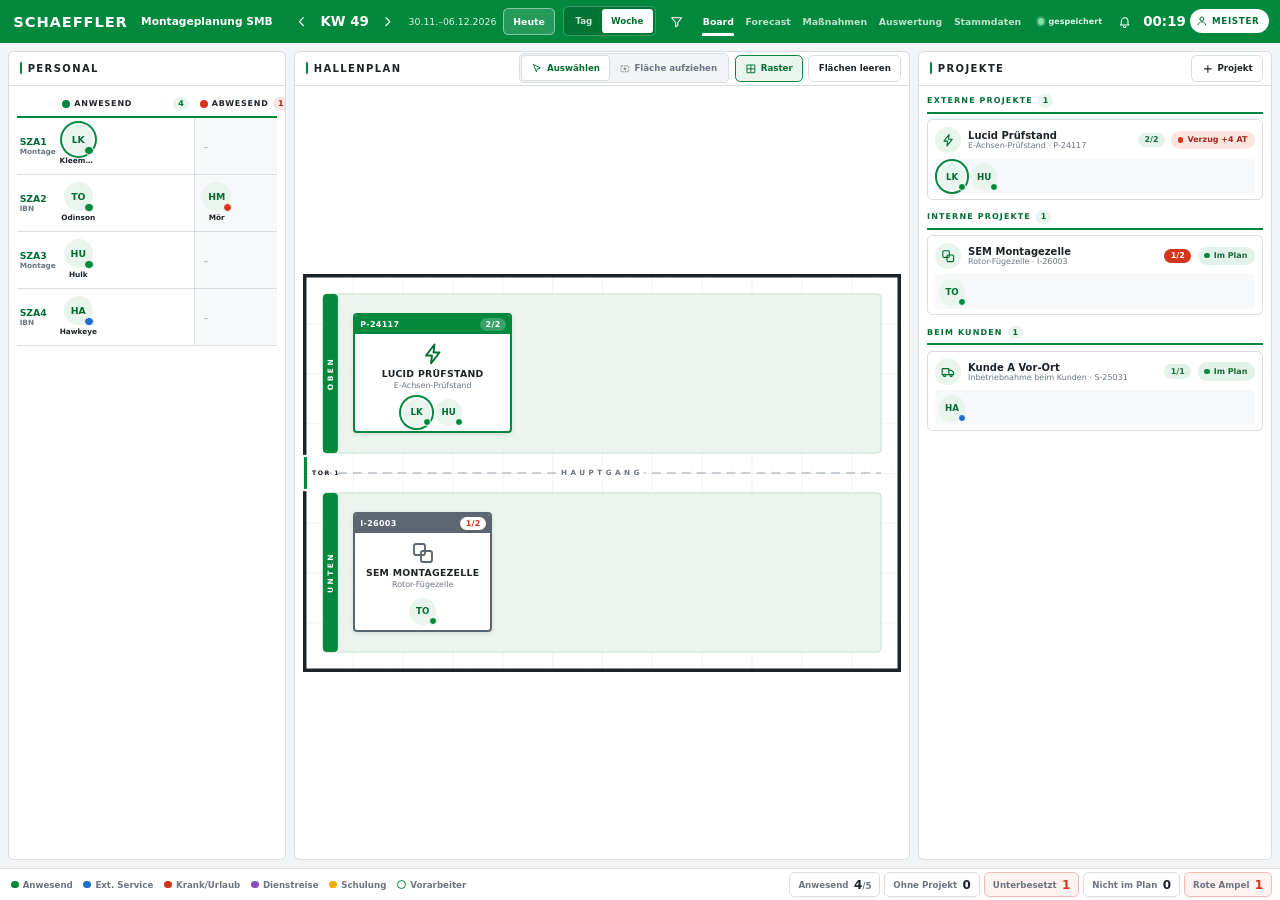
<file: montageboard/index.html>
<!DOCTYPE html>
<html lang="de">
<head>
<meta charset="UTF-8">
<meta name="viewport" content="width=device-width, initial-scale=1, maximum-scale=1, user-scalable=no">
<title>Montageplanung SMB</title>
<link rel="stylesheet" href="style.css">
</head>
<body>
<div class="app">

  <!-- ======================= Kopfzeile ======================= -->
  <header class="kopf">
    <div class="marke" id="logo" title="Doppeltippen = Vollbild">SCHAEFFLER</div>
    <span class="trenn"></span>
    <div class="titel">Montageplanung SMB</div>

    <div class="kw-nav">
      <button type="button" class="ibtn hell" id="btnKwZurueck" aria-label="Vorherige Woche"><svg class="ico" viewBox="0 0 24 24" fill="none" stroke="currentColor" stroke-width="2.2" stroke-linecap="round" stroke-linejoin="round"><path d="M15 5l-7 7 7 7"/></svg></button>
      <span class="kw-text" id="kwText">KW</span>
      <button type="button" class="ibtn hell" id="btnKwVor" aria-label="Nächste Woche"><svg class="ico" viewBox="0 0 24 24" fill="none" stroke="currentColor" stroke-width="2.2" stroke-linecap="round" stroke-linejoin="round"><path d="M9 5l7 7-7 7"/></svg></button>
      <span class="kw-zeit" id="kwZeit"></span>
      <button type="button" class="kbtn-hell" id="btnHeute">Heute</button>
      <div class="seg hell" id="segAnsicht"><button type="button" data-ansicht="tag">Tag</button><button type="button" class="aktiv" data-ansicht="woche">Woche</button></div>
    </div>

    <div class="kopf-rechts">
      <button type="button" class="ibtn hell" id="btnFilter" data-dropdown aria-label="Filter"><svg class="ico" viewBox="0 0 24 24" fill="none" stroke="currentColor" stroke-width="1.9" stroke-linejoin="round"><path d="M3 5h18l-7 8.5V19l-4 2v-7.5z"/></svg></button>
      <nav class="tabs" id="tabs">
        <button type="button" data-tab="board">Board</button>
        <button type="button" data-tab="forecast">Forecast</button>
        <button type="button" data-tab="massnahmen">Maßnahmen</button>
        <button type="button" data-tab="auswertung">Auswertung</button>
        <button type="button" data-tab="stammdaten">Stammdaten</button>
      </nav>
      <button type="button" class="sync ok" id="syncPunkt" aria-label="Speicherstatus"><i></i><span id="syncText">gespeichert</span></button>
      <button type="button" class="ibtn hell glocke" id="btnGlocke" data-dropdown aria-label="Meldungen"><svg class="ico" viewBox="0 0 24 24" fill="none" stroke="currentColor" stroke-width="1.9" stroke-linecap="round" stroke-linejoin="round"><path d="M6 16V11a6 6 0 0 1 12 0v5l1.5 2h-15z"/><path d="M10 20.5a2 2 0 0 0 4 0"/></svg><b id="bellZahl" hidden>0</b></button>
      <span class="uhr" id="uhr">--:--</span>
      <span class="rolle"><svg class="ico" viewBox="0 0 24 24" fill="none" stroke="currentColor" stroke-width="2"><circle cx="12" cy="8" r="4"/><path d="M4 21c1-4.5 4.2-7 8-7s7 2.5 8 7"/></svg>MEISTER</span>
      <button type="button" class="ibtn hell" id="btnMenue" data-dropdown aria-label="Menü"><svg class="ico" viewBox="0 0 24 24" fill="currentColor"><circle cx="12" cy="5" r="1.8"/><circle cx="12" cy="12" r="1.8"/><circle cx="12" cy="19" r="1.8"/></svg></button>
    </div>
  </header>

  <!-- ======================= Hauptbereich ======================= -->
  <main class="haupt" id="haupt">
    <section class="panel">
      <div class="panel-kopf"><h2>Personal</h2></div>
      <div class="panel-inhalt" id="personal"></div>
    </section>

    <section class="panel">
      <div class="panel-kopf">
        <h2>Hallenplan</h2>
        <div class="werkzeuge">
          <div class="seg" id="modus">
            <button type="button" data-modus="auswahl" title="Auswählen (V)"><svg class="ico" viewBox="0 0 24 24" fill="none" stroke="currentColor" stroke-width="1.9" stroke-linejoin="round"><path d="M5 3l14 7-6 2-2 6z"/></svg>Auswählen</button>
            <button type="button" data-modus="aufziehen" title="Fläche aufziehen (R)"><svg class="ico" viewBox="0 0 24 24" fill="none" stroke="currentColor" stroke-width="1.9"><rect x="4" y="6" width="16" height="12" rx="1.5" stroke-dasharray="3 2"/><path d="M12 9v6M9 12h6"/></svg>Fläche aufziehen</button>
          </div>
          <button type="button" class="tbtn" id="btnRaster" title="Rasterfang 0,5 m"><svg class="ico" viewBox="0 0 24 24" fill="none" stroke="currentColor" stroke-width="1.9"><path d="M4 4h16v16H4zM4 12h16M12 4v16"/></svg>Raster</button>
          <button type="button" class="tbtn" id="btnLeeren">Flächen leeren</button>
        </div>
      </div>
      <div class="hall-wrap" id="hallWrap">
        <div class="hall-stage" id="hallStage">
          <svg id="hallBg" class="hall-bg" preserveAspectRatio="none"></svg>
          <div id="hallLayer" class="hall-layer"></div>
          <svg id="hallFx" class="hall-fx" preserveAspectRatio="none"></svg>
          <div id="hallChip" class="hall-chip" hidden></div>
        </div>
      </div>
    </section>

    <section class="panel">
      <div class="panel-kopf"><h2>Projekte</h2>
        <button type="button" class="tbtn" id="btnNeuesProjekt"><svg class="ico" viewBox="0 0 24 24" fill="none" stroke="currentColor" stroke-width="2.2" stroke-linecap="round"><path d="M12 5v14M5 12h14"/></svg>Projekt</button>
      </div>
      <div class="panel-inhalt" id="projekte"></div>
    </section>
  </main>

  <section class="platzhalter" id="platzhalter" hidden></section>

  <!-- ======================= Statusleiste ======================= -->
  <footer class="statusleiste" id="statusleiste"></footer>
</div>

<!-- Überlagerungen -->
<div id="popover"></div>
<div id="dialoge"></div>
<div id="toasts" aria-live="polite"></div>
<div id="snackbar" class="snackbar" role="status"></div>
<div id="dndLayer"></div>
<input type="file" id="importDatei" accept="application/json,.json" hidden>

<!-- Skripte in fester Reihenfolge (keine ES-Module, gemeinsamer Namespace window.Board) -->
<script src="js/data.js"></script>
<script src="js/util.js"></script>
<script src="js/state.js"></script>
<script src="js/render.js"></script>
<script src="js/hallmap.js"></script>
<script src="js/dnd.js"></script>
<script src="js/app.js"></script>
</body>
</html>
</file>
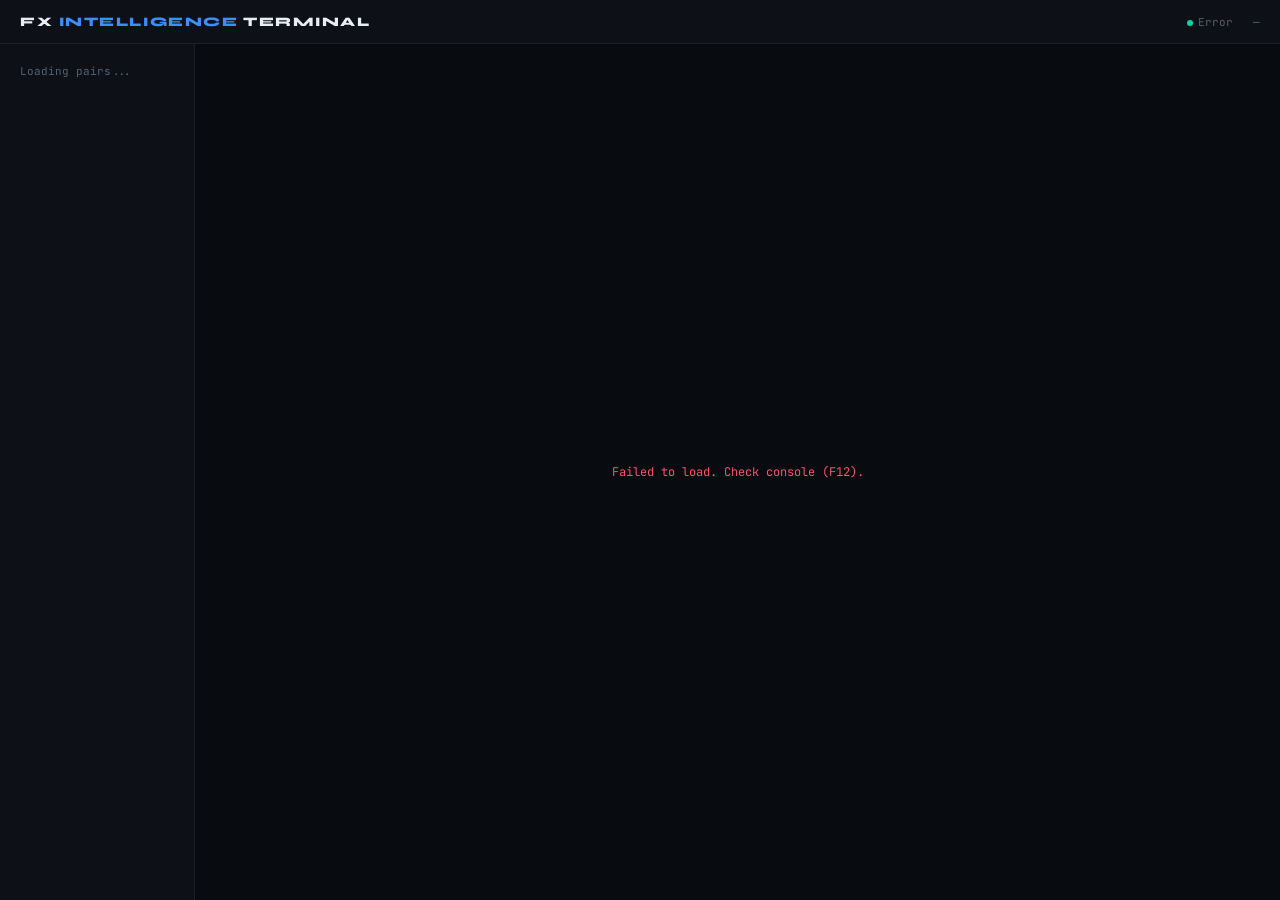
<file: public/index.html>
<!DOCTYPE html>
<html lang="en">
<head>
<meta charset="UTF-8">
<meta name="viewport" content="width=device-width, initial-scale=1.0">
<title>FX Intelligence Terminal</title>
<link rel="preconnect" href="https://fonts.googleapis.com">
<link href="https://fonts.googleapis.com/css2?family=JetBrains+Mono:wght@300;400;500;600&family=Syne:wght@400;500;600;700;800&display=swap" rel="stylesheet">
<style>
  :root {
    --bg0:#080b10;--bg1:#0d1117;--bg2:#111820;--bg3:#161e28;--bg4:#1c2533;
    --border:rgba(255,255,255,0.06);--border2:rgba(255,255,255,0.1);
    --text1:#e8edf3;--text2:#8899aa;--text3:#546070;
    --bull:#00d4aa;--bull-bg:rgba(0,212,170,0.1);--bull-border:rgba(0,212,170,0.25);
    --bear:#ff4d6d;--bear-bg:rgba(255,77,109,0.1);--bear-border:rgba(255,77,109,0.25);
    --neut:#546070;--neut-bg:rgba(84,96,112,0.15);
    --accent:#3d8ef8;--accent-bg:rgba(61,142,248,0.1);
    --warn:#f0b429;--warn-bg:rgba(240,180,41,0.1);
  }
  *{margin:0;padding:0;box-sizing:border-box;}
  body{background:var(--bg0);color:var(--text1);font-family:'JetBrains Mono',monospace;height:100vh;overflow:hidden;display:flex;flex-direction:column;}
  .topbar{display:flex;align-items:center;justify-content:space-between;padding:0 20px;height:44px;background:var(--bg1);border-bottom:1px solid var(--border);flex-shrink:0;}
  .logo{font-family:'Syne',sans-serif;font-size:13px;font-weight:800;letter-spacing:.12em;text-transform:uppercase;}
  .logo span{color:var(--accent);}
  .topbar-meta{display:flex;align-items:center;gap:20px;font-size:11px;color:var(--text3);}
  .status-dot{width:6px;height:6px;border-radius:50%;background:var(--bull);display:inline-block;margin-right:5px;animation:pulse 2s infinite;}
  @keyframes pulse{0%,100%{opacity:1}50%{opacity:.4}}
  .main{display:flex;flex:1;overflow:hidden;}
  .sidebar{width:195px;background:var(--bg1);border-right:1px solid var(--border);overflow-y:auto;flex-shrink:0;}
  .sidebar::-webkit-scrollbar{width:3px;}
  .sidebar::-webkit-scrollbar-thumb{background:var(--border2);border-radius:2px;}
  .sidebar-section{padding:10px 0;border-bottom:1px solid var(--border);}
  .sidebar-label{font-size:9px;font-weight:600;letter-spacing:.14em;text-transform:uppercase;color:var(--text3);padding:0 14px 8px;}
  .pair-row{display:flex;align-items:center;justify-content:space-between;padding:7px 14px;cursor:pointer;transition:background .12s;border-left:2px solid transparent;font-size:12px;}
  .pair-row:hover{background:var(--bg3);}
  .pair-row.active{background:var(--bg3);border-left-color:var(--accent);}
  .pair-name{color:var(--text1);letter-spacing:.04em;}
  .sig-badge{font-size:8px;font-weight:700;padding:2px 5px;border-radius:3px;white-space:nowrap;}
  .sig-sl{background:rgba(0,212,170,.15);color:var(--bull);border:1px solid rgba(0,212,170,.35);}
  .sig-l {background:rgba(0,212,170,.08);color:var(--bull);border:1px solid rgba(0,212,170,.2);}
  .sig-tl{background:rgba(0,212,170,.04);color:#5ecfb8;border:1px solid rgba(0,212,170,.12);}
  .sig-n {background:var(--neut-bg);color:var(--neut);border:1px solid rgba(84,96,112,.25);}
  .sig-ts{background:rgba(255,77,109,.04);color:#f07088;border:1px solid rgba(255,77,109,.12);}
  .sig-s {background:rgba(255,77,109,.08);color:var(--bear);border:1px solid rgba(255,77,109,.2);}
  .sig-ss{background:rgba(255,77,109,.15);color:var(--bear);border:1px solid rgba(255,77,109,.35);}
  .center{flex:1;overflow-y:auto;padding:20px;display:flex;flex-direction:column;gap:16px;}
  .center::-webkit-scrollbar{width:3px;}
  .center::-webkit-scrollbar-thumb{background:var(--border2);border-radius:2px;}
  .pair-header{display:flex;align-items:center;justify-content:space-between;padding:16px 20px;background:var(--bg2);border:1px solid var(--border);border-radius:8px;gap:16px;flex-wrap:wrap;}
  .pair-title{font-family:'Syne',sans-serif;font-size:26px;font-weight:800;letter-spacing:.06em;}
  .pair-ccy-scores{display:flex;gap:20px;font-size:11px;color:var(--text2);margin-top:6px;}
  .pcs-val{font-size:18px;font-weight:700;font-family:'Syne',sans-serif;display:block;}
  .sig-pill{font-family:'Syne',sans-serif;font-size:12px;font-weight:700;padding:9px 16px;border-radius:6px;letter-spacing:.05em;text-align:center;}
  .sig-group{display:flex;align-items:center;gap:8px;}
  .sig-group-label{font-size:9px;color:var(--text3);letter-spacing:.1em;text-transform:uppercase;margin-bottom:4px;text-align:center;}
  .overview-grid{display:grid;grid-template-columns:repeat(7,1fr);gap:8px;}
  .ov-card{background:var(--bg2);border:1px solid var(--border);border-radius:6px;padding:10px;text-align:center;cursor:pointer;transition:all .12s;}
  .ov-card:hover{border-color:var(--border2);background:var(--bg3);}
  .ov-card.ov-active{border-color:var(--accent);}
  .ov-ccy{font-size:9px;color:var(--text3);letter-spacing:.08em;margin-bottom:3px;}
  .ov-score{font-family:'Syne',sans-serif;font-size:18px;font-weight:700;}
  .ov-status{font-size:8px;font-weight:700;margin-top:2px;letter-spacing:.05em;}
  .two-col{display:grid;grid-template-columns:1fr 1fr;gap:16px;}
  .panel{background:var(--bg2);border:1px solid var(--border);border-radius:8px;overflow:hidden;}
  .panel-header{display:flex;align-items:center;justify-content:space-between;padding:11px 16px;background:var(--bg3);border-bottom:1px solid var(--border);flex-wrap:wrap;gap:8px;}
  .panel-title{font-size:10px;font-weight:600;letter-spacing:.12em;text-transform:uppercase;color:var(--text2);}
  .ptag{font-size:9px;padding:2px 7px;border-radius:3px;letter-spacing:.05em;font-weight:600;}
  .ptag-auto{background:var(--bull-bg);color:var(--bull);border:1px solid var(--bull-border);}
  .ptag-live{background:var(--accent-bg);color:var(--accent);border:1px solid rgba(61,142,248,.25);}
  .ptag-manual{background:var(--warn-bg);color:var(--warn);border:1px solid rgba(240,180,41,.25);}
  .score-row{display:grid;grid-template-columns:1fr 50px 50px 80px;padding:9px 16px;border-bottom:1px solid var(--border);font-size:12px;align-items:center;transition:background .1s;}
  .score-row:hover{background:var(--bg3);}
  .score-row:last-child{border-bottom:none;}
  .score-row.hdr{font-size:9px;color:var(--text3);letter-spacing:.1em;text-transform:uppercase;padding:8px 16px;background:var(--bg3);}
  .score-row.hdr:hover{background:var(--bg3);}
  .score-row.total-row{background:var(--bg3);border-top:1px solid var(--border2)!important;font-weight:600;}
  .flabel{color:var(--text2);font-size:11px;}
  .atag{font-size:8px;padding:1px 4px;border-radius:2px;background:var(--bull-bg);color:var(--bull);margin-left:4px;vertical-align:middle;}
  .mtag{font-size:8px;padding:1px 4px;border-radius:2px;background:var(--warn-bg);color:var(--warn);margin-left:4px;vertical-align:middle;}
  .sc{text-align:center;}
  .chip{display:inline-block;min-width:30px;padding:3px 5px;border-radius:4px;text-align:center;font-size:11px;font-weight:600;}
  .cb{background:var(--bull-bg);color:var(--bull);border:1px solid var(--bull-border);}
  .cr{background:var(--bear-bg);color:var(--bear);border:1px solid var(--bear-border);}
  .cn{background:var(--neut-bg);color:var(--neut);border:1px solid rgba(84,96,112,.25);}
  .cot-body{padding:14px 16px;display:flex;flex-direction:column;gap:14px;}
  .cot-block{border:1px solid var(--border);border-radius:6px;overflow:hidden;}
  .cot-block-hdr{display:flex;align-items:center;justify-content:space-between;padding:8px 12px;background:var(--bg3);border-bottom:1px solid var(--border);}
  .cot-block-name{font-size:12px;font-weight:600;}
  .cot-inner{padding:10px 12px;display:flex;flex-direction:column;gap:8px;}
  .cot-bar-row{display:flex;flex-direction:column;gap:3px;}
  .cot-bar-lbl{display:flex;justify-content:space-between;font-size:10px;color:var(--text3);}
  .cot-bar-lbl span:last-child{font-weight:600;}
  .cot-track{height:5px;background:var(--bg4);border-radius:3px;overflow:hidden;position:relative;}
  .cot-fill{height:100%;border-radius:3px;transition:width .6s ease;}
  .cot-line-bull{position:absolute;top:0;bottom:0;width:1px;background:rgba(0,212,170,.4);}
  .cot-line-bear{position:absolute;top:0;bottom:0;width:1px;background:rgba(255,77,109,.4);}
  .cot-sub{display:flex;justify-content:space-between;font-size:8px;color:var(--text3);margin-top:2px;}
  .cb-grid{display:grid;grid-template-columns:repeat(7,1fr);gap:8px;padding:14px 16px;}
  .cb-item{text-align:center;}
  .cb-item label{display:block;font-size:9px;color:var(--text3);margin-bottom:5px;letter-spacing:.08em;text-transform:uppercase;}
  .cb-item select{width:100%;background:var(--bg4);border:1px solid var(--border2);color:var(--text1);padding:5px 2px;border-radius:4px;font-size:10px;font-family:'JetBrains Mono',monospace;text-align:center;cursor:pointer;outline:none;}
  .cb-item select:focus{border-color:var(--accent);}
  .loading-overlay{display:flex;align-items:center;justify-content:center;flex:1;flex-direction:column;gap:12px;color:var(--text3);font-size:12px;}
  .spinner{width:24px;height:24px;border:2px solid var(--border2);border-top-color:var(--accent);border-radius:50%;animation:spin .7s linear infinite;}
  @keyframes spin{to{transform:rotate(360deg)}}
  .divider{color:var(--text3);font-size:18px;align-self:center;padding:0 4px;}
</style>
</head>
<body>

<div class="topbar">
  <div class="logo">FX <span>Intelligence</span> Terminal</div>
  <div class="topbar-meta">
    <span><span class="status-dot"></span><span id="status-text">Loading...</span></span>
    <span id="last-update">—</span>
  </div>
</div>

<div class="main">
  <div class="sidebar" id="sidebar">
    <div style="padding:20px;font-size:11px;color:var(--text3)">Loading pairs...</div>
  </div>
  <div class="center" id="center">
    <div class="loading-overlay">
      <div class="spinner"></div>
      <span>Fetching macro &amp; COT data...</span>
    </div>
  </div>
</div>

<script>
// ── CONFIG ─────────────────────────────────────────────────────────────
const CSV_URL = 'https://raw.githubusercontent.com/lenski84/test-data1/main/data/scores.csv'

const CFTC_CODES = {
  USD:'098662', EUR:'099741', GBP:'096742', JPY:'097741',
  CHF:'092741', AUD:'232741', NZD:'112741', CAD:'090741'
}
const CCYS = ['USD','EUR','GBP','JPY','CHF','AUD','NZD']

const SIDEBAR_GROUPS = [
  { label:'Majors',       pairs:['EURUSD','GBPUSD','USDJPY','USDCHF','AUDUSD','NZDUSD','USDCAD'] },
  { label:'EUR Crosses',  pairs:['EURGBP','EURJPY','EURCHF','EURAUD','EURNZD','EURCAD'] },
  { label:'GBP Crosses',  pairs:['GBPJPY','GBPCHF','GBPAUD','GBPNZD','GBPCAD'] },
  { label:'Other',        pairs:['AUDJPY','AUDNZD','AUDCAD','NZDJPY','NZDCAD','CADJPY','CHFJPY'] }
]

const THR_BULL = 80   // Matching Pine Script
const THR_BEAR = 20

// ── STATE ──────────────────────────────────────────────────────────────
let macroScores  = {}
let cotData      = {}
let cbTon        = JSON.parse(localStorage.getItem('cbTon') || '{}')
let selectedPair = localStorage.getItem('selectedPair') || 'EURUSD'
let cotLoaded    = false
CCYS.forEach(c => { if (cbTon[c] === undefined) cbTon[c] = 0 })

// ── SIGNAL LOGIC ───────────────────────────────────────────────────────

// Macro: convert total score to -1 / 0 / +1
function macroStatus(ccy) {
  const t = getMacroTotal(ccy)
  if (t >= 3)  return  1
  if (t <= -3) return -1
  return 0
}

// COT: exactly matching Pine Script logic
// Commercial ≥ 80 = bull, ≤ 20 = bear
// Requires small traders opposite as confirmation
function cotStatus(ccy) {
  const d = cotData[ccy]
  if (!d) return 0
  let s = 0
  if (d.comm_idx >= THR_BULL) s =  1
  else if (d.comm_idx <= THR_BEAR) s = -1
  // Small trader confirmation (contrarian — small traders should be on opposite side)
  if (s ===  1 && d.small_idx > (100 - THR_BULL)) s = 0  // small traders too bullish = no confirm
  if (s === -1 && d.small_idx < (100 - THR_BEAR)) s = 0  // small traders too bearish = no confirm
  return s
}

// Combine two currency statuses into a PAIR signal
// Logic: based on combination, not subtraction
function combinePair(bStatus, qStatus) {
  if (bStatus ===  1 && qStatus === -1) return 'STRONG LONG'
  if (bStatus === -1 && qStatus ===  1) return 'STRONG SHORT'
  if (bStatus ===  1 && qStatus ===  0) return 'LONG'
  if (bStatus ===  0 && qStatus === -1) return 'LONG'
  if (bStatus === -1 && qStatus ===  0) return 'SHORT'
  if (bStatus ===  0 && qStatus ===  1) return 'SHORT'
  if (bStatus ===  1 && qStatus ===  1) return 'TEND LONG'
  if (bStatus === -1 && qStatus === -1) return 'TEND SHORT'
  return 'NEUTRAL'
}

// Combine macro + COT pair signals into final combined signal
function combineMacroCot(macroSig, cotSig) {
  const ORDER = ['STRONG SHORT','SHORT','TEND SHORT','NEUTRAL','TEND LONG','LONG','STRONG LONG']
  const i1 = ORDER.indexOf(macroSig)
  const i2 = ORDER.indexOf(cotSig)
  if (i1 < 0 || i2 < 0) return 'NEUTRAL'
  // Average the positions, round toward center if conflicting
  const avg = (i1 + i2) / 2
  return ORDER[Math.round(avg)]
}

function sigInfo(sig) {
  const M = {
    'STRONG LONG':  { cls:'sig-sl', color:'#00d4aa', short:'⬆⬆ S.LONG'  },
    'LONG':         { cls:'sig-l',  color:'#00d4aa', short:'⬆ LONG'      },
    'TEND LONG':    { cls:'sig-tl', color:'#5ecfb8', short:'↗ T.LONG'    },
    'NEUTRAL':      { cls:'sig-n',  color:'#546070', short:'→ NEUT'      },
    'TEND SHORT':   { cls:'sig-ts', color:'#f07088', short:'↘ T.SHORT'   },
    'SHORT':        { cls:'sig-s',  color:'#ff4d6d', short:'⬇ SHORT'     },
    'STRONG SHORT': { cls:'sig-ss', color:'#ff4d6d', short:'⬇⬇ S.SHORT'  },
  }
  return M[sig] || M['NEUTRAL']
}

function statusChip(s, label) {
  const l = label || (s===1?'BULL':s===-1?'BEAR':'NEUT')
  const cls = s===1?'cb':s===-1?'cr':'cn'
  return `<span class="chip ${cls}">${l}</span>`
}

function chipHtml(v) {
  const cls = v>0?'cb':v<0?'cr':'cn'
  return `<span class="chip ${cls}">${v>0?'+'+v:v}</span>`
}

// ── MACRO HELPERS ──────────────────────────────────────────────────────
function getMacroTotal(ccy) {
  const s = macroScores[ccy]
  if (!s) return 0
  return s.zinsen + s.inflation + s.arbeitsmarkt + s.wachstum +
         (cbTon[ccy]||0) + s.yields + s.zinsdiff + s.risk
}

function parsePair(pair) {
  const all = [...CCYS, 'CAD']
  for (const b of all) {
    if (pair.startsWith(b)) {
      const q = pair.slice(b.length)
      if (all.includes(q)) return { base:b, quote:q }
    }
  }
  return null
}

function cotBarColor(idx) {
  if (idx >= THR_BULL) return '#00d4aa'
  if (idx <= THR_BEAR) return '#ff4d6d'
  return '#546070'
}

// ── FETCH ──────────────────────────────────────────────────────────────
async function fetchMacro() {
  const r = await fetch(CSV_URL + '?t=' + Date.now())
  const txt = await r.text()
  macroScores = {}
  txt.trim().split('\n').slice(1).forEach(line => {
    const c = line.split(',')
    if (!c[0]) return
    macroScores[c[0]] = {
      zinsen:parseInt(c[1])||0, inflation:parseInt(c[2])||0,
      arbeitsmarkt:parseInt(c[3])||0, wachstum:parseInt(c[4])||0,
      cb_ton:0, yields:parseInt(c[6])||0,
      zinsdiff:parseInt(c[7])||0, risk:parseInt(c[8])||0
    }
  })
}

async function fetchCOT() {
  const codes = Object.values(CFTC_CODES)
  const filter = codes.map(c=>`'${c}'`).join(',')
  const url = `https://publicreporting.cftc.gov/resource/6dca-aqww.json?$where=cftc_contract_market_code in(${filter})&$order=report_date_as_yyyy_mm_dd DESC&$limit=250`
  const r = await fetch(url)
  const data = await r.json()

  const byCode = {}
  for (const row of data) {
    const code = row.cftc_contract_market_code
    if (!byCode[code]) byCode[code] = []
    if (byCode[code].length < 26) byCode[code].push({
      date: row.report_date_as_yyyy_mm_dd,
      cl:   parseFloat(row.comm_positions_long_all   || 0),
      cs:   parseFloat(row.comm_positions_short_all  || 0),
      sl:   parseFloat(row.nonrept_positions_long_all  || 0),
      ss:   parseFloat(row.nonrept_positions_short_all || 0),
    })
  }

  cotData = {}
  for (const [ccy, code] of Object.entries(CFTC_CODES)) {
    const rows = byCode[code] || []
    if (rows.length < 2) { cotData[ccy]={comm_idx:50,small_idx:50,weeks:0,latest:'—'}; continue }
    const nc = rows.map(r => r.cl - r.cs)
    const ns = rows.map(r => r.sl - r.ss)
    const maxC=Math.max(...nc), minC=Math.min(...nc)
    const maxS=Math.max(...ns), minS=Math.min(...ns)
    cotData[ccy] = {
      comm_idx:  maxC===minC ? 50 : Math.round(100*(nc[0]-minC)/(maxC-minC)),
      small_idx: maxS===minS ? 50 : Math.round(100*(ns[0]-minS)/(maxS-minS)),
      comm_net:  Math.round(nc[0]/1000),
      small_net: Math.round(ns[0]/1000),
      weeks:     rows.length,
      latest:    (rows[0]?.date||'').slice(0,10)
    }
  }
  cotLoaded = true
}

// ── RENDER ─────────────────────────────────────────────────────────────
function renderSidebar() {
  const html = SIDEBAR_GROUPS.map(g => `
    <div class="sidebar-section">
      <div class="sidebar-label">${g.label}</div>
      ${g.pairs.map(pair => {
        const p = parsePair(pair)
        if (!p) return ''
        const ms = combinePair(macroStatus(p.base), macroStatus(p.quote))
        const info = sigInfo(ms)
        const active = pair===selectedPair?' active':''
        return `<div class="pair-row${active}" onclick="selectPair('${pair}')">
          <span class="pair-name">${pair}</span>
          <span class="sig-badge ${info.cls}">${info.short}</span>
        </div>`
      }).join('')}
    </div>`).join('')
  document.getElementById('sidebar').innerHTML = html
}

function renderCenter() {
  const pair = selectedPair
  const p = parsePair(pair)
  if (!p) return
  const { base, quote } = p

  const mBase = macroStatus(base), mQuote = macroStatus(quote)
  const cBase = cotStatus(base),   cQuote = cotStatus(quote)
  const macroSig = combinePair(mBase, mQuote)
  const cotSig   = combinePair(cBase, cQuote)
  const combSig  = combineMacroCot(macroSig, cotSig)

  const mInfo = sigInfo(macroSig)
  const cInfo = sigInfo(cotSig)
  const xInfo = sigInfo(combSig)

  const bTotal = getMacroTotal(base), qTotal = getMacroTotal(quote)

  // Factors table
  const factors = [
    {key:'zinsen',label:'Zinsen',auto:true},
    {key:'inflation',label:'Inflation',auto:true},
    {key:'arbeitsmarkt',label:'Arbeitsmarkt',auto:true},
    {key:'wachstum',label:'Wachstum',auto:true},
    {key:'cb_ton',label:'CB Ton',auto:false},
    {key:'yields',label:'Yields',auto:true},
    {key:'zinsdiff',label:'Zinsdiff',auto:true},
    {key:'risk',label:'Risk',auto:true},
  ]

  function getVal(ccy, key) {
    if (key==='cb_ton') return cbTon[ccy]||0
    return macroScores[ccy]?.[key]??0
  }

  const tableRows = factors.map(f => {
    const bv=getVal(base,f.key), qv=getVal(quote,f.key)
    const tag = f.auto?`<span class="atag">AUTO</span>`:`<span class="mtag">CB</span>`
    return `<div class="score-row">
      <span class="flabel">${f.label}${tag}</span>
      <div class="sc">${chipHtml(bv)}</div>
      <div class="sc">${chipHtml(qv)}</div>
      <div class="sc">${chipHtml(bv-qv)}</div>
    </div>`
  }).join('')

  // Overview
  const ovCards = CCYS.map(c => {
    const t = getMacroTotal(c), s = macroStatus(c)
    const color = s===1?'#00d4aa':s===-1?'#ff4d6d':'#546070'
    const lbl   = s===1?'BULL':s===-1?'BEAR':'NEUT'
    const active = (c===base||c===quote)?' ov-active':''
    return `<div class="ov-card${active}">
      <div class="ov-ccy">${c}</div>
      <div class="ov-score" style="color:${color}">${t>0?'+':''}${t}</div>
      <div class="ov-status" style="color:${color}">${lbl}</div>
    </div>`
  }).join('')

  // COT block per currency
  function cotBlock(ccy) {
    const d = cotData[ccy]||{comm_idx:50,small_idx:50,weeks:0,latest:'—'}
    const cs = cotStatus(ccy)
    const csInfo = sigInfo(cs===1?'LONG':cs===-1?'SHORT':'NEUTRAL')
    const cColor = cotBarColor(d.comm_idx)

    // Small traders: contrarian — when they are very bullish that's bearish signal
    // We show the raw index but annotate it as contrarian
    const sContrarian = 100 - d.small_idx
    const sColor = cotBarColor(sContrarian)

    return `<div class="cot-block">
      <div class="cot-block-hdr">
        <span class="cot-block-name">${ccy}</span>
        <div style="display:flex;align-items:center;gap:8px">
          <span style="font-size:9px;color:var(--text3)">${d.latest} · ${d.weeks}w</span>
          <span class="chip ${csInfo.cls}" style="font-size:9px;color:${csInfo.color};background:${csInfo.color}18;border:1px solid ${csInfo.color}33">
            ${cs===1?'BULL':cs===-1?'BEAR':'NEUT'}
          </span>
        </div>
      </div>
      <div class="cot-inner">
        <div class="cot-bar-row">
          <div class="cot-bar-lbl">
            <span>Commercials (26w index)</span>
            <span style="color:${cColor}">${d.comm_idx} / 100</span>
          </div>
          <div class="cot-track">
            <div class="cot-fill" style="width:${d.comm_idx}%;background:${cColor}"></div>
            <div class="cot-line-bull" style="left:${THR_BULL}%"></div>
            <div class="cot-line-bear" style="left:${THR_BEAR}%"></div>
          </div>
          <div class="cot-sub">
            <span style="color:#ff4d6d">≤${THR_BEAR} bearish</span>
            <span>|</span>
            <span style="color:#00d4aa">≥${THR_BULL} bullish</span>
          </div>
        </div>
        <div class="cot-bar-row">
          <div class="cot-bar-lbl">
            <span>Small Traders — contrarian view</span>
            <span style="color:var(--text2)">${d.small_idx} raw → ${sContrarian} contrarian</span>
          </div>
          <div class="cot-track">
            <div class="cot-fill" style="width:${sContrarian}%;background:${sColor}"></div>
          </div>
          <div class="cot-sub">
            <span>High = confirms bear · Low = confirms bull</span>
          </div>
        </div>
      </div>
    </div>`
  }

  // CB controls
  const cbCtrls = CCYS.map(c=>`
    <div class="cb-item">
      <label>${c}</label>
      <select onchange="setCb('${c}',this.value)">
        <option value="-1" ${(cbTon[c]||0)===-1?'selected':''}>-1 Dove</option>
        <option value="0"  ${(cbTon[c]||0)===0 ?'selected':''}>0 Neut</option>
        <option value="1"  ${(cbTon[c]||0)===1 ?'selected':''}>+1 Hawk</option>
      </select>
    </div>`).join('')

  document.getElementById('center').innerHTML = `

    <div class="overview-grid">${ovCards}</div>

    <div class="pair-header">
      <div>
        <div class="pair-title">${pair}</div>
        <div class="pair-ccy-scores">
          <div>
            <span class="pcs-val" style="color:${mBase===1?'#00d4aa':mBase===-1?'#ff4d6d':'#546070'}">${bTotal>0?'+':''}${bTotal}</span>
            <span>${base} macro ${statusChip(mBase)}</span>
          </div>
          <div class="divider">vs</div>
          <div>
            <span class="pcs-val" style="color:${mQuote===1?'#00d4aa':mQuote===-1?'#ff4d6d':'#546070'}">${qTotal>0?'+':''}${qTotal}</span>
            <span>${quote} macro ${statusChip(mQuote)}</span>
          </div>
        </div>
      </div>
      <div class="sig-group">
        <div style="text-align:center">
          <div class="sig-group-label">Macro</div>
          <div class="sig-pill ${mInfo.cls}" style="color:${mInfo.color};background:${mInfo.color}15;border:1px solid ${mInfo.color}33">${mInfo.short}</div>
        </div>
        <div class="divider" style="font-size:14px">+</div>
        <div style="text-align:center">
          <div class="sig-group-label">COT</div>
          <div class="sig-pill ${cInfo.cls}" style="color:${cInfo.color};background:${cInfo.color}15;border:1px solid ${cInfo.color}33">${cotLoaded?cInfo.short:'...'}</div>
        </div>
        <div class="divider" style="font-size:14px">=</div>
        <div style="text-align:center">
          <div class="sig-group-label">Combined</div>
          <div class="sig-pill ${xInfo.cls}" style="color:${xInfo.color};background:${xInfo.color}15;border:1px solid ${xInfo.color}33;font-size:14px;font-weight:800">${cotLoaded?xInfo.short:mInfo.short}</div>
        </div>
      </div>
    </div>

    <div class="two-col">
      <div class="panel">
        <div class="panel-header">
          <span class="panel-title">Macro Scorecard</span>
          <div style="display:flex;gap:6px;align-items:center">
            ${statusChip(mBase)} ${base}
            <span style="color:var(--text3);font-size:10px">vs</span>
            ${statusChip(mQuote)} ${quote}
            <span class="ptag ptag-auto" style="margin-left:4px">→ ${mInfo.short}</span>
          </div>
        </div>
        <div>
          <div class="score-row hdr">
            <span>Factor</span>
            <span style="text-align:center">${base}</span>
            <span style="text-align:center">${quote}</span>
            <span style="text-align:center">Diff</span>
          </div>
          ${tableRows}
          <div class="score-row total-row">
            <span class="flabel" style="color:var(--text1)">Total → Signal</span>
            <div class="sc">${chipHtml(bTotal)}</div>
            <div class="sc">${chipHtml(qTotal)}</div>
            <div class="sc">
              <span class="chip" style="background:${mInfo.color}15;color:${mInfo.color};border:1px solid ${mInfo.color}33;font-size:9px;min-width:70px">
                ${mInfo.short}
              </span>
            </div>
          </div>
        </div>
      </div>

      <div class="panel">
        <div class="panel-header">
          <span class="panel-title">COT — Commitments of Traders</span>
          <div style="display:flex;gap:6px;align-items:center">
            ${statusChip(cBase)} ${base}
            <span style="color:var(--text3);font-size:10px">vs</span>
            ${statusChip(cQuote)} ${quote}
            <span class="ptag ptag-live" style="margin-left:4px">→ ${cotLoaded?cInfo.short:'loading'}</span>
          </div>
        </div>
        ${cotLoaded
          ? `<div class="cot-body">${cotBlock(base)}${cotBlock(quote)}</div>`
          : `<div style="padding:30px;text-align:center;color:var(--text3);font-size:11px"><div class="spinner" style="margin:0 auto 10px"></div>Loading COT data...</div>`
        }
      </div>
    </div>

    <div class="panel">
      <div class="panel-header">
        <span class="panel-title">Central Bank Tone — Manual</span>
        <span class="ptag ptag-manual">Saved in browser · update after CB meetings</span>
      </div>
      <div class="cb-grid">${cbCtrls}</div>
    </div>
  `
}

// ── INTERACTIONS ───────────────────────────────────────────────────────
function selectPair(pair) {
  selectedPair = pair
  localStorage.setItem('selectedPair', pair)
  renderSidebar()
  renderCenter()
}

function setCb(ccy, val) {
  cbTon[ccy] = parseInt(val)
  localStorage.setItem('cbTon', JSON.stringify(cbTon))
  renderSidebar()
  renderCenter()
}

// ── INIT ───────────────────────────────────────────────────────────────
async function init() {
  document.getElementById('status-text').textContent = 'Fetching...'
  try {
    await Promise.all([fetchMacro(), fetchCOT()])
    document.getElementById('status-text').textContent = 'Live'
    document.getElementById('last-update').textContent = 'Updated ' + new Date().toLocaleTimeString()
    renderSidebar()
    renderCenter()
    setInterval(async () => {
      await Promise.all([fetchMacro(), fetchCOT()])
      renderSidebar()
      renderCenter()
      document.getElementById('last-update').textContent = 'Updated ' + new Date().toLocaleTimeString()
    }, 10 * 60 * 1000)
  } catch(e) {
    console.error(e)
    document.getElementById('status-text').textContent = 'Error'
    document.getElementById('center').innerHTML = `<div class="loading-overlay"><span style="color:#ff4d6d">Failed to load. Check console (F12).</span></div>`
  }
}

init()
</script>
</body>
</html>
</file>
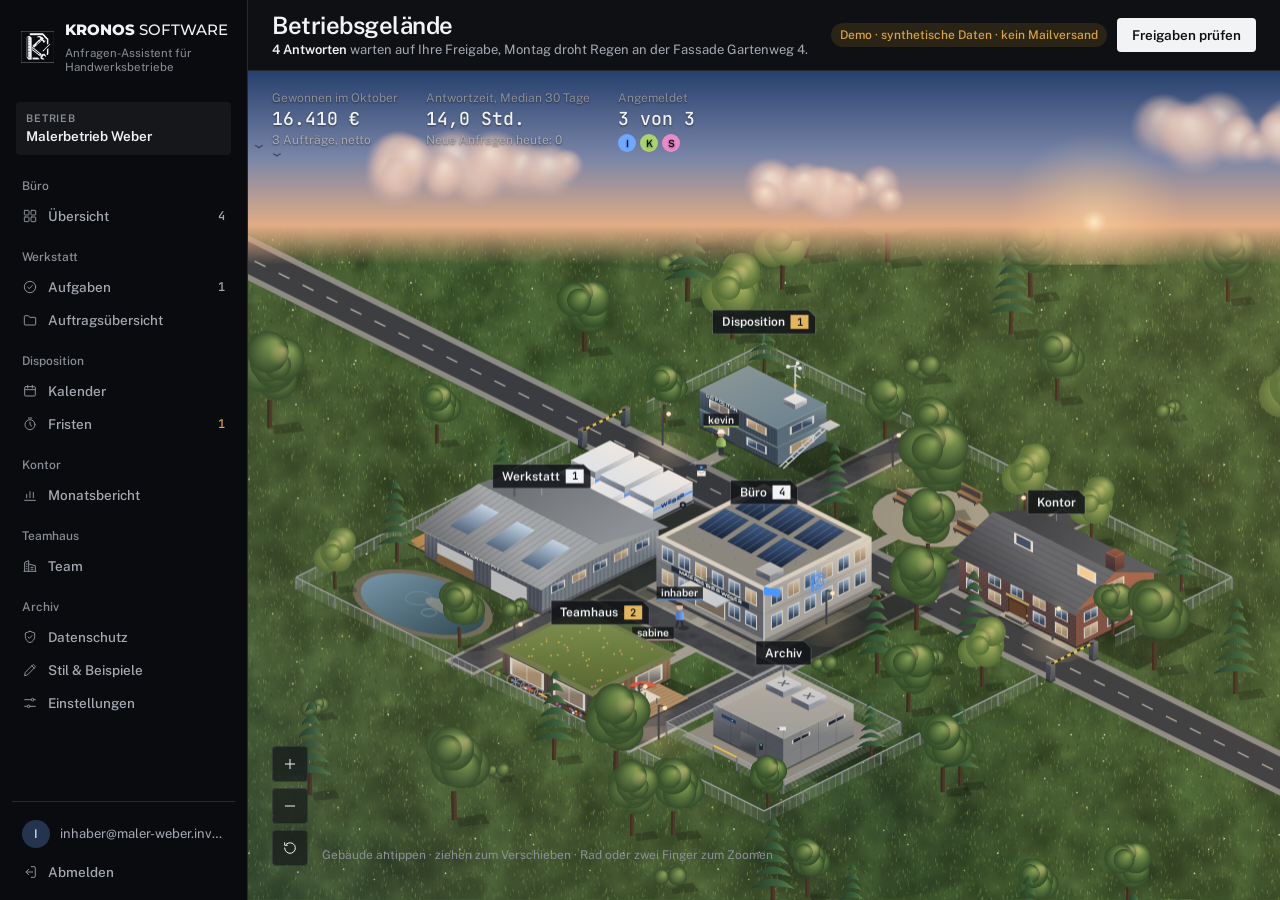
<file: design/kronos-gelaende-zum-verschicken.html>
<!doctype html>
<html lang="de">
<head>
<meta charset="utf-8">
<meta name="viewport" content="width=device-width,initial-scale=1,viewport-fit=cover">
<meta name="theme-color" content="#0e1013">
<title>Kronos Betriebsgelände</title>
<meta name="claude:viewport-fit-sides" content="cover">
<link rel="preconnect" href="https://fonts.googleapis.com">
<link rel="preconnect" href="https://fonts.gstatic.com" crossorigin>
<link rel="stylesheet" href="https://fonts.googleapis.com/css2?family=Public+Sans:wght@400;500;600;700&family=JetBrains+Mono:wght@400;500;600&family=Montserrat:wght@500;800&display=swap">
<style>
/* Layout: Sidebar (256) + Karte als ganze Arbeitsfläche. Ein Klick auf ein Gebäude öffnet rechts ein Glas-Dashboard
   (min(640px, 100% - 360px)); die Kamera der Karte rückt um dessen Breite nach links. Telefon: Panel als Sheet von unten.
   Stil nach tasteskill „data-terminal“ (dunkel, Ziffern in Mono, jede Auswahl eine 1px-Linie in der einen Farbe),
   auf ARVON-Graphit mit Kronos-Blau als einziger Datenfarbe. Glas und Blur sind ausdrücklicher Wunsch. Nur dunkel. */
:root{
  --ground:#0e1013; --sidebar:#0a0b0e; --surface:#15171b; --raised:#1c1f25; --active:#22262c;
  --border:#262a31; --rule:rgba(255,255,255,.06); --control:#3a3f47;
  --glass:rgba(18,20,25,.66); --glass-2:rgba(255,255,255,.035); --glass-line:rgba(255,255,255,.09);
  --text:#f2f3f5; --muted:#a6abb3; --faint:#8b9098; --inverse:#0e1013;
  --accent:#4a96ff; --accent-soft:rgba(74,150,255,.16);
  --neutral-bar:#59606b;
  --positive:#5fc39c; --pill-pos-bg:#1b2828;
  --negative:#e5566f; --pill-neg-bg:#2c1a20;
  --warning:#d9a441; --pill-warn-bg:#2a2416;
  --pill-neu-bg:#212328; --pill-neu-ink:#c3c6cc;
  --shadow-float:0 24px 64px rgba(0,0,0,.55);
  --font:"Public Sans","Inter",system-ui,sans-serif;
  --fig:"JetBrains Mono",ui-monospace,"SF Mono",Consolas,monospace;
  --brand:"Montserrat","Arial Black",system-ui,sans-serif;
  --r-card:6px; --r-ctl:4px; --cut:14px;
  --fs-title:24px; --fs-section:16px; --fs-kpi:20px; --fs-lead:32px; --fs-body:14px; --fs-small:12px;
  color-scheme:dark;
}
*{box-sizing:border-box}
html,body{height:100%;height:100dvh}
body{margin:0;background:var(--ground);color:var(--text);font:400 var(--fs-body)/1.5 var(--font);-webkit-font-smoothing:antialiased;overflow:hidden}
body::before{content:"";position:fixed;inset:0 0 auto;height:env(safe-area-inset-top,0px);z-index:60;background:var(--ground)}
a{color:inherit;text-decoration:none}
button{font:inherit;color:inherit;cursor:pointer}
:focus-visible{outline:1px solid var(--accent);outline-offset:2px}
[hidden]{display:none!important}
.sr-only{position:absolute;width:1px;height:1px;overflow:hidden;clip:rect(0 0 0 0);white-space:nowrap}
svg.i{width:16px;height:16px;flex:none;fill:none;stroke:currentColor;stroke-width:1.5;stroke-linecap:round;stroke-linejoin:round}
.fig{font-family:var(--fig);font-variant-numeric:tabular-nums;letter-spacing:-.01em}
.mark{display:block;flex:none;background:currentColor;
  -webkit-mask:url("[data-uri]") center/contain no-repeat;mask:url("[data-uri]") center/contain no-repeat}
.wordmark{font-family:var(--brand);line-height:1;white-space:nowrap}
.wordmark b{font-weight:800}.wordmark span{font-weight:500}

/* Shell */
.app{display:grid;grid-template-columns:248px minmax(0,1fr);height:100%}
.sidebar{display:flex;flex-direction:column;gap:14px;padding:18px 12px 12px;padding-left:max(12px,env(safe-area-inset-left,0px));
  background:var(--sidebar);border-right:1px solid var(--border);overflow-y:auto}
.brand{display:flex;gap:11px;align-items:center;padding:2px 8px 14px}
.brand .mark{width:34px;height:32px;color:var(--text)}
.brand .wordmark{font-size:14.5px}
.brand small{display:block;margin-top:5px;font-size:11.5px;line-height:14px;color:var(--faint)}
.scope{display:flex;flex-direction:column;gap:1px;margin:0 4px;padding:9px 10px;border-radius:var(--r-ctl);background:var(--surface)}
.scope .ctx{font:600 10.5px/14px var(--font);letter-spacing:.08em;text-transform:uppercase;color:var(--faint)}
.scope b{font-weight:600;font-size:13.5px}
.nav{display:flex;flex-direction:column;gap:12px;margin-top:4px}
.nav-group{display:flex;flex-direction:column;gap:1px}
.nav-head{display:flex;align-items:center;gap:8px;width:100%;padding:4px 10px;border:0;background:none;text-align:left;font-size:12px;font-weight:500;color:var(--faint)}
.nav-head:hover{color:var(--text)}
.nav-link{position:relative;display:flex;align-items:center;gap:10px;width:100%;height:32px;padding:0 10px;border:0;border-radius:var(--r-ctl);background:none;text-align:left;
  font-size:13.5px;font-weight:500;color:var(--muted)}
.nav-link svg{color:var(--faint)}
.nav-link:hover{background:var(--surface);color:var(--text)}
.nav-group.on .nav-head{color:var(--text)}
.nav-link[aria-current="true"]{color:var(--text)}
.nav-link[aria-current="true"] svg{color:var(--text)}
.nav-link[aria-current="true"]::after{content:"";position:absolute;left:36px;right:auto;bottom:4px;width:var(--lw,40px);height:1px;background:var(--accent)}
.nav-count{margin-left:auto;font:500 12px/1 var(--fig);color:var(--muted)}
.nav-count.warn{color:var(--warning)}
.sidebar-foot{margin-top:auto;display:flex;flex-direction:column;gap:2px;padding-top:12px;border-top:1px solid var(--border)}
.sidebar-user{display:flex;align-items:center;gap:10px;padding:6px 10px;font-size:13px;color:var(--muted);min-width:0}
.sidebar-user span:last-child{overflow:hidden;text-overflow:ellipsis;white-space:nowrap}
.av{flex:none;display:grid;place-items:center;width:28px;height:28px;border-radius:50%;font-size:12px;font-weight:600;color:var(--av-ink,#e6e8ec);background:var(--av,#2a2e35)}

.main{position:relative;min-width:0;display:flex;flex-direction:column;height:100%}
.topbar{position:relative;z-index:5;display:flex;align-items:center;gap:16px;min-height:64px;
  padding:10px max(24px,env(safe-area-inset-right,0px)) 10px max(24px,env(safe-area-inset-left,0px));border-bottom:1px solid var(--border)}
.topbar .menu-btn,.topbar .mmark{display:none}
.title{display:flex;flex-direction:column;min-width:0}
.title h1{margin:0;font-size:var(--fs-title);line-height:30px;font-weight:600;letter-spacing:-.02em}
.title p{margin:0;font-size:13px;color:var(--muted)}
.title p b{color:var(--text);font-weight:600}
.top-end{margin-left:auto;display:flex;align-items:center;gap:10px}
.demo{display:inline-flex;align-items:center;gap:8px;height:24px;padding:0 9px;border-radius:999px;font-size:12px;font-weight:500;color:var(--warning);background:var(--pill-warn-bg)}
.btn{display:inline-flex;align-items:center;justify-content:center;gap:8px;height:34px;padding:0 14px;border:1px solid transparent;border-radius:var(--r-ctl);
  font-size:13.5px;font-weight:600;white-space:nowrap;transition:background .12s,border-color .12s,transform .08s}
.btn:active{transform:translateY(1px)}
.btn-primary{background:var(--text);color:var(--inverse)}
.btn-primary:hover{background:#fff}
.btn-outline{background:transparent;border-color:var(--control);color:var(--text)}
.btn-outline:hover{border-color:#5a606b;background:var(--glass-2)}
.btn-text{background:none;border:0;padding:0 6px;color:var(--muted);height:28px}
.btn-text:hover{color:var(--text)}
.icon-btn{display:grid;place-items:center;width:34px;height:34px;border:1px solid var(--control);border-radius:var(--r-ctl);background:transparent;color:var(--muted)}
.icon-btn:hover{color:var(--text);border-color:#5a606b}

/* Karte */
.stage{position:relative;flex:1;min-height:0;overflow:hidden;background:#4c6a37 url("[data-uri]") center/cover no-repeat}
.nojs{position:absolute;z-index:6;left:50%;bottom:24px;transform:translateX(-50%);max-width:calc(100% - 32px);padding:10px 14px;border-radius:var(--r-ctl);background:rgba(14,16,19,.88);border:1px solid var(--glass-line);color:var(--text);font-size:13.5px;text-align:center}
.stage canvas{position:absolute;inset:0;width:100%;height:100%;display:block;touch-action:none;cursor:grab}
.stage canvas.grab{cursor:grabbing}
.zoomctl{position:absolute;left:24px;bottom:34px;display:flex;flex-direction:column;gap:6px;z-index:4}
.zoomctl button{display:grid;place-items:center;width:36px;height:36px;border-radius:var(--r-ctl);border:1px solid var(--glass-line);background:var(--glass);-webkit-backdrop-filter:blur(14px);backdrop-filter:blur(14px);color:var(--text)}
.zoomctl button:hover{border-color:var(--accent)}
.fab-menu{display:none}
.hud{text-shadow:0 1px 2px rgba(0,0,0,.5)}
.hud span,.hud small{color:#e4e7ec}
.stage canvas.hot{cursor:pointer}
.stage canvas:focus-visible{outline:1px solid var(--accent);outline-offset:-6px}
.hud{position:absolute;top:18px;left:24px;display:flex;gap:28px;pointer-events:none}
.hud div{display:flex;flex-direction:column}
.hud span{font-size:12px;color:var(--faint)}
.hud b{font:500 18px/24px var(--fig);font-variant-numeric:tabular-nums}
.hud small{font-size:12px;color:var(--muted)}
.hud-av{display:flex;gap:4px;margin-top:3px}
.hud-av i{width:18px;height:18px;border-radius:50%;display:grid;place-items:center;font:600 10px/1 var(--font);font-style:normal;color:#0e1013}
.edge{position:absolute;left:24px;right:24px;bottom:12px;height:10px;pointer-events:none;opacity:.6;
  background:repeating-linear-gradient(90deg,rgba(231,233,236,.4) 0 1px,transparent 1px 64px) bottom/100% 10px no-repeat,
             repeating-linear-gradient(90deg,rgba(231,233,236,.16) 0 1px,transparent 1px 16px) bottom/100% 5px no-repeat}
.hint{position:absolute;left:74px;bottom:36px;font-size:12px;color:var(--faint);pointer-events:none;transition:opacity .2s}
.stage.panel-open .hint{opacity:0}
.tip{position:absolute;z-index:3;pointer-events:none;transform:translate(-50%,calc(-100% - 14px));padding:7px 10px;border-radius:var(--r-ctl);
  background:rgba(21,23,27,.96);border:1px solid var(--glass-line);box-shadow:var(--shadow-float);font-size:12.5px;line-height:18px;color:var(--muted);white-space:nowrap}
.tip b{color:var(--text);font-weight:600;margin-right:6px}

/* Glas-Dashboard */
.glass{position:absolute;z-index:10;top:14px;right:14px;bottom:14px;width:min(660px,calc(100% - 340px));display:flex;flex-direction:column;
  background:var(--glass);-webkit-backdrop-filter:blur(22px) saturate(140%);backdrop-filter:blur(22px) saturate(140%);
  border:1px solid var(--glass-line);border-radius:var(--r-card);box-shadow:var(--shadow-float),inset 0 1px 0 rgba(255,255,255,.06);
  clip-path:polygon(0 0,calc(100% - var(--cut)) 0,100% var(--cut),100% calc(100% - var(--cut)),calc(100% - var(--cut)) 100%,0 100%);
  transform:translateX(0);opacity:1;transition:transform .32s cubic-bezier(.2,.7,.2,1),opacity .2s}
.glass.closed{transform:translateX(calc(100% + 30px));opacity:0;pointer-events:none}
.glass::before,.glass::after{content:"";position:absolute;right:0;width:var(--cut);height:var(--cut);pointer-events:none}
.glass::before{top:0;background:linear-gradient(225deg,transparent calc(50% - 1px),var(--accent) calc(50% - 1px) calc(50% + .5px),transparent calc(50% + .5px))}
.glass::after{bottom:0;background:linear-gradient(315deg,transparent calc(50% - 1px),var(--accent) calc(50% - 1px) calc(50% + .5px),transparent calc(50% + .5px))}
.g-tabs{display:flex;gap:18px;padding:0 22px;border-bottom:1px solid var(--rule);overflow-x:auto;scrollbar-width:none;flex:none}
.g-tabs::-webkit-scrollbar{display:none}
.g-tab{position:relative;flex:none;height:42px;padding:0;border:0;background:none;font-size:13px;font-weight:500;color:var(--faint)}
.g-tab:hover{color:var(--text)}
.g-tab[aria-selected="true"]{color:var(--text)}
.g-tab[aria-selected="true"]::after{content:"";position:absolute;left:0;right:0;bottom:-1px;height:1px;background:var(--accent)}
.g-tab .n{margin-left:6px;font:500 11.5px/1 var(--fig);color:var(--faint)}
.g-tab .n.warn{color:var(--warning)}
.g-head{display:flex;align-items:flex-start;gap:16px;padding:18px 22px 16px;flex:none}
.g-head h2{margin:0;font-size:var(--fs-title);line-height:30px;font-weight:600;letter-spacing:-.02em}
.g-head p{margin:3px 0 0;max-width:52ch;color:var(--muted)}
.g-head p b{color:var(--text);font-weight:600}
.g-actions{margin-left:auto;display:flex;gap:8px;align-items:center;flex:none}
.g-body{flex:1;min-height:0;overflow-y:auto;padding:0 22px 22px;display:flex;flex-direction:column;gap:14px;scrollbar-width:thin;scrollbar-color:#3a3f47 transparent}
.g-body>*{animation:rise .42s cubic-bezier(.2,.7,.2,1) both}
.g-body>*:nth-child(2){animation-delay:.06s}.g-body>*:nth-child(3){animation-delay:.12s}.g-body>*:nth-child(4){animation-delay:.18s}.g-body>*:nth-child(5){animation-delay:.24s}
@keyframes rise{from{opacity:0;transform:translateY(14px)}to{opacity:1;transform:none}}

.panel{background:var(--glass-2);border:1px solid var(--rule);border-radius:var(--r-card)}
.p-head{display:flex;flex-wrap:wrap;align-items:center;justify-content:space-between;gap:8px 14px;padding:13px 16px 0}
.p-head h3{margin:0;font-size:var(--fs-section);line-height:22px;font-weight:600}
.p-head .meta{font-size:12px;color:var(--faint)}
.p-body{padding:12px 16px 14px}

/* KPI-Leiste: ein Container, 1px-Teiler */
.strip{display:grid;grid-template-columns:var(--cols,repeat(var(--n,4),minmax(0,1fr)));background:var(--glass-2);border:1px solid var(--rule);border-radius:var(--r-card)}
.strip>div{display:flex;flex-direction:column;gap:2px;padding:13px 16px;min-width:0}
.strip>div+div{border-left:1px solid var(--rule)}
.strip span{font-size:12.5px;color:var(--muted)}
.strip b{font:500 var(--fs-kpi)/28px var(--fig);font-variant-numeric:tabular-nums}
.strip b.lead{font-size:var(--fs-lead);line-height:38px}
.strip b u{text-decoration:none;font-size:13px;color:var(--faint);margin-left:3px}
.strip small{font-size:12px;color:var(--faint)}
.strip small.neg{color:var(--negative)}
.strip small.warn{color:var(--warning)}

/* Listen */
.rows{display:flex;flex-direction:column}
.r{display:grid;grid-template-columns:28px minmax(0,1fr) auto;gap:12px;align-items:center;padding:11px 16px;border-top:1px solid var(--rule)}
.rows>.r:first-child{border-top:0}
a.r:hover,button.r:hover{background:rgba(255,255,255,.03)}
.r-main{display:flex;flex-direction:column;min-width:0}
.r-top{display:flex;justify-content:space-between;gap:12px;align-items:baseline}
.r-name{font-weight:600}
.r-name .to{margin-left:6px;font-size:12px;font-weight:500;color:var(--faint)}
.r-time{flex:none;font:400 12px/1 var(--fig);color:var(--faint)}
.r-sub{color:var(--muted);overflow:hidden;text-overflow:ellipsis;white-space:nowrap}
.r-end{display:flex;align-items:center;gap:10px}
.src{font-size:12px;color:var(--faint)}
.pill{flex:none;display:inline-flex;align-items:center;height:22px;padding:0 9px;border-radius:999px;font-size:12px;font-weight:500;white-space:nowrap;color:var(--pill-neu-ink);background:var(--pill-neu-bg)}
.pill.ready{color:#9cc8ff;background:#16243a}
.pill.warn{color:var(--warning);background:var(--pill-warn-bg)}
.pill.neg{color:var(--negative);background:var(--pill-neg-bg)}
.pill.pos{color:var(--positive);background:var(--pill-pos-bg)}
.more{display:flex;justify-content:flex-end;padding:8px 12px 10px;border-top:1px solid var(--rule)}

/* Balkenliste, Stapelbalken, Plan */
.barlist{display:flex;flex-direction:column;gap:10px}
.bl{display:grid;grid-template-columns:120px minmax(0,1fr) 44px;gap:12px;align-items:center;font-size:13px}
.bl .track{height:8px;border-radius:999px;background:rgba(255,255,255,.06);overflow:hidden}
.bl .track i{display:block;height:100%;border-radius:999px;background:var(--neutral-bar)}
.bl.hl .track i{background:var(--accent)}
.bl .v{text-align:right;font:500 13px/1 var(--fig)}
.stack{display:flex;gap:2px;height:10px;border-radius:2px;overflow:hidden}
.stack i{display:block;height:100%}
.legend{display:flex;flex-wrap:wrap;gap:6px 18px;margin-top:10px;font-size:12.5px;color:var(--muted)}
.legend span{display:inline-flex;align-items:center;gap:7px}
.legend i{width:8px;height:8px;border-radius:2px}
.legend b{font:500 12.5px/1 var(--fig);color:var(--text)}
.chart{width:100%;display:block}
.chart text{font-family:var(--fig);font-size:11px;fill:var(--faint)}
.chart .lab{font-family:var(--font);font-size:12px;fill:var(--muted)}
.chart .lab-in{font-family:var(--font);font-size:12px;fill:var(--text)}
.two{display:flex;flex-direction:column;gap:14px}

/* Aufgabe, Tabelle, Schalter */
.task{display:grid;grid-template-columns:auto minmax(0,1fr) auto;gap:12px;align-items:center;padding:12px 16px}
.check{width:20px;height:20px;padding:0;display:grid;place-items:center;border:1.5px solid var(--negative);border-radius:3px;background:transparent}
.check svg{width:13px;height:13px;opacity:0}
.check:hover svg{opacity:.5;color:var(--negative)}
.task.done .check{background:var(--positive);border-color:var(--positive)}
.task.done .check svg{opacity:1;color:var(--inverse)}
.task.done .t-name{text-decoration:line-through;color:var(--faint)}
.t-main{display:flex;flex-direction:column}
.t-name{font-weight:600}
.t-due{font-size:12.5px;color:var(--negative)}
.task.done .t-due{color:var(--positive)}
.seg{display:flex;gap:16px}
.seg button{position:relative;height:28px;padding:0;border:0;background:none;font-size:13px;color:var(--faint)}
.seg button:hover{color:var(--text)}
.seg button[aria-pressed="true"]{color:var(--text)}
.seg button[aria-pressed="true"]::after{content:"";position:absolute;left:0;right:0;bottom:0;height:1px;background:var(--accent)}
.seg .n{margin-left:5px;font:500 11.5px/1 var(--fig);color:var(--faint)}
.empty{margin:12px 16px 14px;padding:10px 12px;border:1px dashed var(--control);border-radius:8px;font-size:13px;color:var(--muted)}
.tbl-wrap{overflow-x:auto}
table{width:100%;border-collapse:collapse;font-size:13.5px}
th{padding:9px 16px;text-align:left;font-size:12px;font-weight:500;color:var(--faint);border-bottom:1px solid var(--rule)}
td{padding:10px 16px;border-bottom:1px solid var(--rule);vertical-align:middle}
tr:last-child td{border-bottom:0}
th.n,td.n{text-align:right}
td.n{font-family:var(--fig);font-variant-numeric:tabular-nums}
td.n{font-size:13px}
.who{display:flex;align-items:center;gap:10px}
.who small{display:block;font-size:12px;color:var(--faint)}
.dash{color:var(--faint)}
.set{display:grid;grid-template-columns:minmax(0,1fr) auto;gap:16px;align-items:center;padding:12px 16px;border-top:1px solid var(--rule)}
.rows>.set:first-child{border-top:0}
.set b{display:block;font-weight:600}
.set span{font-size:13px;color:var(--muted)}
.sw{position:relative;width:36px;height:20px;border-radius:999px;background:var(--control);border:0;padding:0}
.sw::after{content:"";position:absolute;top:3px;left:3px;width:14px;height:14px;border-radius:50%;background:#c3c6cc;transition:transform .15s}
.sw[aria-checked="true"]{background:var(--accent)}
.sw[aria-checked="true"]::after{transform:translateX(16px);background:#fff}
.sw:disabled{opacity:.75;cursor:not-allowed}
.link-r{display:grid;grid-template-columns:20px minmax(0,1fr) auto;gap:12px;align-items:center;padding:12px 16px;border-top:1px solid var(--rule);color:var(--text)}
.rows>.link-r:first-child{border-top:0}
.link-r:hover{background:rgba(255,255,255,.03)}
.link-r svg{color:var(--faint)}
.link-r span{display:flex;flex-direction:column}
.link-r small{font-size:13px;color:var(--muted)}

.toast{position:fixed;left:50%;bottom:calc(20px + env(safe-area-inset-bottom,0px));z-index:80;transform:translate(-50%,16px);opacity:0;pointer-events:none;
  padding:9px 14px;border-radius:var(--r-ctl);background:var(--raised);border:1px solid var(--glass-line);box-shadow:var(--shadow-float);font-size:13.5px;transition:.2s}
.toast.show{opacity:1;transform:translate(-50%,0)}
.scrim{display:none}

@media (max-width:1100px){ .glass{width:min(600px,calc(100% - 28px))} .two{grid-template-columns:minmax(0,1fr)} }
@media (max-width:860px){
  .app{grid-template-columns:minmax(0,1fr)}
  .sidebar{position:fixed;left:0;top:0;bottom:0;z-index:50;width:272px;padding-top:calc(18px + env(safe-area-inset-top,0px));transform:translateX(-105%);transition:transform .2s;box-shadow:var(--shadow-float)}
  .app.nav-open .sidebar{transform:none}
  .app.nav-open .scrim{display:block;position:fixed;inset:0;z-index:40;background:rgba(0,0,0,.6)}
  .topbar{padding-left:max(16px,env(safe-area-inset-left,0px));padding-right:max(16px,env(safe-area-inset-right,0px));gap:12px}
  .topbar .menu-btn{display:grid}
  .topbar .mmark{display:block;width:26px;height:25px;color:var(--text)}
  .title h1{font-size:20px;line-height:26px}
  .title p,.demo,.top-end .btn{display:none}
  .hud{left:16px;gap:20px}.hud b{font-size:15px;line-height:20px}
  .hint{left:64px;bottom:18px}
  .glass{top:auto;left:8px;right:8px;bottom:8px;width:auto;height:min(74%,760px)}
  .glass.closed{transform:translateY(calc(100% + 30px))}
  .g-head{padding:14px 16px 12px;flex-wrap:wrap}
  .g-head h2{font-size:20px;line-height:26px}
  .g-actions{margin-left:0;width:100%}
  .g-actions .close{margin-left:auto}
  .g-tabs{padding:0 16px}
  .g-body{padding:0 12px 16px}
}
@media (max-width:560px){
  .strip{grid-template-columns:repeat(2,minmax(0,1fr))!important}
  .strip>div:nth-child(3){border-left:0}
  .strip>div:nth-child(n+3){border-top:1px solid var(--rule)}
  .strip b.lead{font-size:26px;line-height:32px}
  .hud div:nth-child(2){display:none}
  .r{grid-template-columns:28px minmax(0,1fr);align-items:start}
  .r .r-end{grid-column:2}
  .bl{grid-template-columns:96px minmax(0,1fr) 40px}
  .r-sub{white-space:normal}
}
/* Handy quer: nur die Karte */
@media (orientation:landscape) and (max-height:540px){
  .app{grid-template-columns:minmax(0,1fr)}
  .sidebar{position:fixed;left:0;top:0;bottom:0;z-index:50;width:272px;padding-top:calc(14px + env(safe-area-inset-top,0px));transform:translateX(-105%);transition:transform .2s;box-shadow:var(--shadow-float)}
  .app.nav-open .sidebar{transform:none}
  .app.nav-open .scrim{display:block;position:fixed;inset:0;z-index:40;background:rgba(0,0,0,.6)}
  .topbar{display:none}
  .fab-menu{display:grid;position:absolute;z-index:5;top:max(10px,env(safe-area-inset-top,0px));left:max(10px,env(safe-area-inset-left,0px));background:var(--glass);-webkit-backdrop-filter:blur(14px);backdrop-filter:blur(14px);border-color:var(--glass-line);color:var(--text)}
  .hud{top:max(12px,env(safe-area-inset-top,0px));left:calc(max(10px,env(safe-area-inset-left,0px)) + 46px);gap:18px}.hud b{font-size:14px;line-height:18px}.hud small{display:none}.hud div:nth-child(2){display:none}
  .hint{display:none}
  .zoomctl{left:max(10px,env(safe-area-inset-left,0px));bottom:max(10px,env(safe-area-inset-bottom,0px))}
  .glass{top:8px;bottom:8px;right:max(8px,env(safe-area-inset-right,0px));left:auto;width:min(440px,56%);height:auto}
  .glass.closed{transform:translateX(calc(100% + 30px))}
  .g-head{padding:12px 16px 10px}.g-head h2{font-size:18px;line-height:24px}.g-actions{margin-left:auto;width:auto}
  .g-body{padding:0 12px 12px}
  .strip{grid-template-columns:repeat(2,minmax(0,1fr))!important}.strip>div:nth-child(3){border-left:0}.strip>div:nth-child(n+3){border-top:1px solid var(--rule)}
}
@media (max-width:860px){.zoomctl{left:16px;bottom:16px}}
@media (prefers-reduced-motion:reduce){*{transition:none!important;animation:none!important}}
</style>
</head>
<body>


<div class="app" id="app">
  <aside class="sidebar" id="sidebar" aria-label="Hauptnavigation">
    <a class="brand" href="#">
      <span class="mark" role="img" aria-label="Kronos Software Logo"></span>
      <span><span class="wordmark"><b>KRONOS</b> <span>SOFTWARE</span></span><small>Anfragen-Assistent für Handwerksbetriebe</small></span>
    </a>
    <div class="scope"><span class="ctx">Betrieb</span><b>Malerbetrieb Weber</b></div>
    <nav class="nav" id="nav" aria-label="Bereiche"></nav>
    <div class="sidebar-foot">
      <a class="sidebar-user" href="#" title="Konto &amp; Sicherheit: inhaber@maler-weber.invalid"><span class="av" style="--av:#24344f;--av-ink:#b9d3ff">I</span><span>inhaber@maler-weber.invalid</span></a>
      <button class="nav-link" type="button" data-toast="Demo: Abmelden ist deaktiviert"><svg class="i" viewBox="0 0 24 24"><path d="M14 4h4a2 2 0 0 1 2 2v12a2 2 0 0 1-2 2h-4M10 16l-4-4 4-4M6 12h10"/></svg><span>Abmelden</span></button>
    </div>
  </aside>
  <div class="scrim" id="scrim"></div>

  <div class="main">
    <header class="topbar">
      <button class="icon-btn menu-btn" type="button" id="menu-btn" aria-controls="sidebar" aria-expanded="false"><svg class="i" viewBox="0 0 24 24"><path d="M4 7h16M4 12h16M4 17h16"/></svg><span class="sr-only">Menü öffnen</span></button>
      <span class="mark mmark" aria-hidden="true"></span>
      <div class="title"><h1>Betriebsgelände</h1><p><b>4 Antworten</b> warten auf Ihre Freigabe, Montag droht Regen an der Fassade Gartenweg 4.</p></div>
      <div class="top-end"><span class="demo">Demo · synthetische Daten · kein Mailversand</span>
        <button class="btn btn-primary" type="button" data-open="zentrale">Freigaben prüfen</button></div>
    </header>

    <div class="stage" id="stage">
      <canvas id="map" tabindex="0" role="application" aria-roledescription="Karte" aria-label="Betriebsgelände mit sechs Gebäuden. Pfeiltasten wählen ein Gebäude, Eingabe öffnet sein Dashboard."></canvas>
      <div class="hud" aria-hidden="true">
        <div><span>Gewonnen im Oktober</span><b>16.410 €</b><small>3 Aufträge, netto</small></div>
        <div><span>Antwortzeit, Median 30 Tage</span><b>14,0 Std.</b><small>Neue Anfragen heute: 0</small></div>
        <div><span>Angemeldet</span><b id="hud-online">3 von 3</b><small class="hud-av" id="hud-av"></small></div>
      </div>
      <div class="hint" id="hint">Gebäude antippen · ziehen zum Verschieben · Rad oder zwei Finger zum Zoomen</div>
      <button class="icon-btn fab-menu" type="button" id="fab-menu" aria-controls="sidebar" aria-label="Menü öffnen"><svg class="i" viewBox="0 0 24 24"><path d="M4 7h16M4 12h16M4 17h16"/></svg></button>
      <div class="zoomctl" role="group" aria-label="Kartenansicht"><button type="button" id="z-in" aria-label="Hineinzoomen"><svg class="i" viewBox="0 0 24 24"><path d="M12 5v14M5 12h14"/></svg></button><button type="button" id="z-out" aria-label="Herauszoomen"><svg class="i" viewBox="0 0 24 24"><path d="M5 12h14"/></svg></button><button type="button" id="z-reset" aria-label="Ansicht zurücksetzen"><svg class="i" viewBox="0 0 24 24"><path d="M4 12a8 8 0 1 0 2.4-5.7M4 4v4h4"/></svg></button></div>
      
      <div class="tip" id="tip" hidden></div>
      <div class="nojs" id="nojs">Das ist ein Standbild. Öffne die Datei in Chrome, Safari, Edge oder Firefox, um die Karte zu bedienen.</div>
      <p class="sr-only" id="live" aria-live="polite"></p>

      <section class="glass closed" id="panel" role="dialog" aria-modal="false" aria-labelledby="g-title" aria-hidden="true">
        <div class="g-tabs" id="g-tabs" role="tablist" aria-label="Bereiche"></div>
        <div class="g-head">
          <div><h2 id="g-title">Büro</h2><p id="g-find"></p></div>
          <div class="g-actions"><span id="g-act"></span><button class="icon-btn close" type="button" id="g-close" aria-label="Dashboard schließen"><svg class="i" viewBox="0 0 24 24"><path d="M6 6l12 12M18 6L6 18"/></svg></button></div>
        </div>
        <div class="g-body" id="g-body"></div>
      </section>
    </div>
  </div>
</div>
<div class="toast" id="toast" role="status" aria-live="polite"></div>

<script>
(function(){
"use strict";
var nj=document.getElementById('nojs');if(nj)nj.hidden=true;
var MASK="[data-uri]";
var IC={
  grid:'<rect x="3.5" y="3.5" width="7" height="7" rx="1"/><rect x="13.5" y="3.5" width="7" height="7" rx="1"/><rect x="3.5" y="13.5" width="7" height="7" rx="1"/><rect x="13.5" y="13.5" width="7" height="7" rx="1"/>',
  check:'<circle cx="12" cy="12" r="8.5"/><path d="M8.5 12.2l2.4 2.3 4.6-4.8"/>',
  cal:'<rect x="4" y="5.5" width="16" height="14" rx="1.5"/><path d="M4 10h16M8.5 3.5v4M15.5 3.5v4"/>',
  folder:'<path d="M3.5 6.5a1 1 0 0 1 1-1h5l2 2.5h8a1 1 0 0 1 1 1v9.5a1 1 0 0 1-1 1h-15a1 1 0 0 1-1-1z"/>',
  clock:'<circle cx="12" cy="13" r="7.5"/><path d="M12 9v4l2.5 2M9.5 3h5"/>',
  bars:'<path d="M4 20h16M7 16v-5M12 16V7M17 16v-8"/>',
  team:'<path d="M4 20V6.5L10 4v16M10 9l10 2.5V20M3 20h18M6.5 9h1M6.5 12.5h1M6.5 16h1M13.5 14h3M13.5 17h3"/>',
  shield:'<path d="M12 3.5 5 6v5.5c0 4.2 2.9 7.6 7 9 4.1-1.4 7-4.8 7-9V6l-7-2.5z"/><path d="m9 12 2 2 4-4"/>',
  pen:'<path d="M14.5 5.5l4 4M4 20l1-4.5L15.8 4.7a1.8 1.8 0 0 1 2.5 0l1 1a1.8 1.8 0 0 1 0 2.5L8.5 19z"/>',
  sliders:'<path d="M4 7h10M18 7h2M4 17h4M12 17h8"/><circle cx="16" cy="7" r="2"/><circle cx="10" cy="17" r="2"/>',
  rain:'<path d="M7 15a4 4 0 1 1 .9-7.9A5.5 5.5 0 0 1 18.5 9 3 3 0 0 1 18 15z"/><path d="M8 18l-1 2.5M12 18l-1 2.5M16 18l-1 2.5"/>',
  tick:'<path d="M6 12.5l4 4 8-9"/>', chev:'<path d="M9.5 6l6 6-6 6"/>'
};

function ic(n,extra){return '<svg class="i" viewBox="0 0 24 24" aria-hidden="true"'+(extra||'')+'>'+IC[n]+'</svg>'}
function esc(x){return String(x).replace(/[&<>"]/g,function(c){return{"&":"&amp;","<":"&lt;",">":"&gt;",'"':"&quot;"}[c]})}
function eur(n){return n.toLocaleString('de-DE')+' €'}
var css=getComputedStyle(document.documentElement);function tok(n){return css.getPropertyValue(n).trim()}

/* ---------- Daten (Demo, synthetisch) ---------- */
var PEOPLE={inhaber:{role:"Inhaber",av:"#24344f",ink:"#b9d3ff",hue:"#6ea8ff",online:true},kevin:{role:"Monteur / Baustelle",av:"#2f3a24",ink:"#cfe6a8",hue:"#a9d36b",online:true},sabine:{role:"Büro",av:"#40283a",ink:"#f0bde0",hue:"#e98ac9",online:true}};
function onlineIds(){return Object.keys(PEOPLE).filter(function(k){return PEOPLE[k].online})}
var CASES=[
  {n:"Anna Meyer",t:"21.10. 23:32",ch:"Website-Formular",s:"Neue Kontaktanfrage über die Website",p:"Innenanstrich einer leeren 3-Zimmer-Wohnung (ca. 70 m²), Wunschtermin nächste Woche, fragt nach Preis.",st:"ready"},
  {n:"Hausverwaltung Krüger",a:"inhaber",t:"21.10. 22:46",ch:"E-Mail",s:"Treppenhaus: Abplatzungen und Zusatzwunsch",p:"Mangel (Abplatzungen 2. OG, Frist 15.11.) und Zusatzwunsch Kellerabgang.",st:"ready"},
  {n:"Auftragsportal",a:"sabine",t:"21.10. 18:46",ch:"Portal",s:"Neuer Auftrag in Ihrer Nähe: Tapezieren 2 Zimmer",p:"Portal-Auftrag: 2 Zimmer tapezieren, ca. 40 m².",st:"ready"},
  {n:"Familie Schulz",t:"21.10. 16:46",ch:"E-Mail",s:"Kurze Frage",p:"Empfehlung durch Nachbarn, Rückruf gewünscht, Anliegen unklar.",st:"unclear"},
  {n:"Herr Can",t:"10.10. 23:46",ch:"E-Mail",s:"Fassade reinigen?",p:"Fassadenreinigung Zweifamilienhaus, Musterstadt-Nord.",st:"follow"}
];
var ST={ready:["ready","Antwort bereit"],unclear:["warn","Unklar"],follow:["","Nachfassen"]};
var APPROVE=CASES.filter(function(c){return c.st!=="unclear"});
var TEAM=[{id:"inhaber",cases:1,tasks:1,over:1,conf:0},{id:"kevin",cases:0,tasks:2,over:2,conf:0},{id:"sabine",cases:1,tasks:2,over:2,conf:0}];
var UNASSIGNED_CONF=16410;
var MONTHS=[["Jan",0],["Feb",0],["Mär",21480],["Apr",0],["Mai",0],["Jun",0],["Jul",14850],["Aug",0],["Sep",0],["Okt",16410]];
var ORDERS={Mär:1,Jul:1,Okt:3};
var RAIN=[["Sa 31.",20],["So 1.",35],["Mo 2.",85],["Di 3.",60],["Mi 4.",25],["Do 5.",10],["Fr 6.",15]];

var FACETS=[
  {id:"zentrale",name:"Büro",count:APPROVE.length,items:[["Übersicht","grid",APPROVE.length]],tip:"4 Antworten warten auf Freigabe"},
  {id:"werkstatt",name:"Werkstatt",count:1,items:[["Aufgaben","check",1],["Auftragsübersicht","folder"]],tip:"1 eigene Aufgabe überfällig"},
  {id:"planung",name:"Disposition",count:1,warn:true,items:[["Kalender","cal"],["Fristen","clock",1]],tip:"Regen am Mo 02.11. · 1 Frist"},
  {id:"kontor",name:"Kontor",items:[["Monatsbericht","bars"]],tip:"16.410 € gewonnen im Oktober"},
  {id:"team",name:"Teamhaus",count:2,warn:true,items:[["Team","team"]],tip:"2 Anfragen ohne Zuständigen"},
  {id:"schutz",name:"Archiv",items:[["Datenschutz","shield"],["Stil & Beispiele","pen"],["Einstellungen","sliders"]],tip:"Versand nur nach manueller Freigabe"}
];
var byId={};FACETS.forEach(function(f){byId[f.id]=f});

/* ---------- kleine SVG-Diagramme nach den Regeln: 1 Farbe, 3–5 Rasterlinien, Skala, gerade Kanten ---------- */
function columns(el,data,o){
  var W=Math.max(260,el.clientWidth),H=o.h||190,L=o.yw||40,R=8,T=o.top||22,B=24,pw=W-L-R,ph=H-T-B,max=o.max,step=o.step;
  var g='<svg class="chart" width="'+W+'" height="'+H+'" viewBox="0 0 '+W+' '+H+'" role="img" aria-label="'+esc(o.label)+'">';
  for(var v=0;v<=max;v+=step){var y=T+ph-ph*v/max;g+='<line x1="'+L+'" x2="'+(W-R)+'" y1="'+y+'" y2="'+y+'" stroke="'+(v?'#262a31':'#3a3f47')+'" stroke-width="1"/>'+
    '<text x="'+(L-8)+'" y="'+(y+4)+'" text-anchor="end">'+o.fmt(v)+'</text>'}
  if(o.ref){var ry=T+ph-ph*o.ref.v/max;g+='<line x1="'+L+'" x2="'+(W-R)+'" y1="'+ry+'" y2="'+ry+'" stroke="'+tok('--warning')+'" stroke-dasharray="4 4" stroke-width="1"/><text class="lab" x="'+(W-R)+'" y="'+(ry-6)+'" text-anchor="end" style="fill:'+tok('--warning')+'">'+esc(o.ref.l)+'</text>'}
  var bw=pw/data.length,gap=Math.min(14,bw*.3);
  data.forEach(function(d,i){var x=L+i*bw+gap/2,w=bw-gap,h=ph*d[1]/max,y=T+ph-h,hl=o.hl(d,i);
    if(d[1]>0)g+='<rect x="'+x.toFixed(1)+'" y="'+y.toFixed(1)+'" width="'+w.toFixed(1)+'" height="'+h.toFixed(1)+'" fill="'+(hl?tok('--accent'):tok('--neutral-bar'))+'"><title>'+esc(d[0])+': '+o.fmt(d[1],1)+'</title></rect>';
    g+='<text x="'+(x+w/2)+'" y="'+(H-7)+'" text-anchor="middle"'+(hl?' style="fill:'+tok('--text')+'"':'')+'>'+esc(d[0])+'</text>';
    if(o.annot&&o.annot.i===i){g+='<line x1="'+(x+w/2)+'" x2="'+(x+w/2)+'" y1="'+(y-4)+'" y2="'+(T-8)+'" stroke="#8b9098"/><text class="lab-in" x="'+Math.min(W-R,x+w/2+6)+'" y="'+(T-10)+'"'+(x+w/2>W*.6?' text-anchor="end"':'')+'>'+esc(o.annot.l)+'</text>'}
  });
  el.innerHTML=g+'</svg>';
}
function barlist(rows,max,unit){return '<div class="barlist">'+rows.map(function(r){return '<div class="bl'+(r.hl?' hl':'')+'"><span>'+esc(r.l)+'</span><span class="track"><i style="width:'+(max?r.v/max*100:0)+'%"></i></span><span class="v">'+r.v+(unit||'')+'</span></div>'}).join('')+'</div>'}

/* ---------- Panels ---------- */
var state={task:false,filter:"open",period:"monat",moved:false};
function row(c,action){var s=ST[c.st];
  return '<a class="r" href="#"><span class="av" aria-hidden="true"'+(c.a?' style="--av:'+PEOPLE[c.a].av+';--av-ink:'+PEOPLE[c.a].ink+'"':'')+'>'+esc(c.n[0])+'</span><span class="r-main"><span class="r-top"><span class="r-name">'+esc(c.n)+(c.a?'<span class="to">→ '+esc(c.a)+'</span>':'')+'</span><span class="r-time">'+esc(c.t)+'</span></span>'+
   '<span class="r-sub">'+esc(c.s)+' · '+esc(c.p)+'</span></span><span class="r-end"><span class="src">'+esc(c.ch)+'</span><span class="pill '+s[0]+'">'+s[1]+'</span></span></a>'}
function strip(cells){var wide=cells[0][3]==='lead'&&cells.length>3;return '<div class="strip" style="--n:'+cells.length+(wide?';--cols:minmax(0,1.5fr) repeat('+(cells.length-1)+',minmax(0,1fr))':'')+'">'+cells.map(function(c){return '<div><span>'+c[0]+'</span><b class="'+(c[3]||'')+'">'+c[1]+'</b><small class="'+(c[4]||'')+'">'+c[2]+'</small></div>'}).join('')+'</div>'}
function panel(title,meta,body,cls){return '<section class="panel '+(cls||'')+'"><div class="p-head"><h3>'+title+'</h3>'+(meta?'<span class="meta">'+meta+'</span>':'')+'</div>'+body+'</section>'}

var VIEW={
 zentrale:{find:function(){return '<b>4 Antworten</b> sind vorbereitet und warten auf Sie. Am längsten wartet Herr Can, seit 10.10.'},
  act:'<button class="btn btn-primary" type="button" data-toast="Demo: Die 4 Antworten würden jetzt nacheinander zur Prüfung geöffnet">Am Stück freigeben</button>',
  html:function(){
   var ch={};CASES.forEach(function(c){ch[c.ch]=(ch[c.ch]||0)+1});
   var chRows=Object.keys(ch).map(function(k){return {l:k,v:ch[k]}}).sort(function(a,b){return b.v-a.v});chRows[0].hl=true;
   return strip([["Warten auf Freigabe",APPROVE.length,"Antworten zur Prüfung","lead"],["Selbst prüfen","1","Unklar oder ohne Entwurf","","warn"],["Neue Anfragen heute","0","seit 0:00 Uhr"],["Antwortzeit",'14,0<u>Std.</u>',"Median, letzte 30 Tage (2)"]])+
    panel('Freigaben',APPROVE.length+' von '+CASES.length+' Vorgängen','<div class="rows" style="margin-top:6px">'+APPROVE.map(row).join('')+'</div>')+
    panel('Woher die Anfragen kommen',CASES.length+' offene Vorgänge','<div class="p-body">'+barlist(chRows,chRows[0].v)+'</div>');
  }},
 werkstatt:{find:function(){return state.task?'Alle eigenen Aufgaben sind erledigt. <b>5 Vorgänge</b> sind offen.':'<b>Besichtigung Frau Meyer</b> ist seit 21.10. überfällig. 5 Vorgänge sind offen.'},
  act:'<a class="btn btn-outline" href="#">Auftragsübersicht</a>',
  html:function(){
   var cnt={ready:0,unclear:0,follow:0};CASES.forEach(function(c){cnt[c.st]++});
   var list=state.filter==='mine'?CASES.filter(function(c){return c.a==='inhaber'}):state.filter==='done'?[]:CASES;
   var nMine=CASES.filter(function(c){return c.a==='inhaber'}).length;
   var seg=[['mine','Mir zugewiesen',nMine],['open','Offen',CASES.length],['done','Erledigt',0]].map(function(t){return '<button type="button" data-filter="'+t[0]+'" aria-pressed="'+(state.filter===t[0])+'">'+t[1]+'<span class="n">'+t[2]+'</span></button>'}).join('');
   var tot=CASES.length,seg2=[["ready","Antwort bereit",tok('--accent')],["follow","Nachfassen","#8b9098"],["unclear","Unklar",tok('--warning')]];
   return '<section class="panel"><div class="task'+(state.task?' done':'')+'"><button class="check" type="button" id="task-check" aria-pressed="'+state.task+'" aria-label="Erledigt: Besichtigung Frau Meyer">'+ic('tick',' stroke-width="2.6"')+'</button>'+
     '<span class="t-main"><span class="t-name">Besichtigung Frau Meyer</span><span class="t-due">'+(state.task?'Erledigt':'Überfällig, fällig 21.10.2026')+'</span></span><a class="btn btn-text" href="#">Zur Anfrage</a></div></section>'+
    panel('Wo die Vorgänge stehen',tot+' offen','<div class="p-body"><div class="stack" role="img" aria-label="'+cnt.ready+' Antwort bereit, '+cnt.follow+' Nachfassen, '+cnt.unclear+' unklar">'+seg2.map(function(s){return cnt[s[0]]?'<i style="flex:'+cnt[s[0]]+';background:'+s[2]+'"></i>':''}).join('')+'</div>'+
      '<div class="legend">'+seg2.map(function(s){return '<span><i style="background:'+s[2]+'"></i>'+s[1]+' <b>'+cnt[s[0]]+'</b></span>'}).join('')+'</div></div>')+
    '<section class="panel"><div class="p-head"><h3>Vorgänge</h3><div class="seg" role="group" aria-label="Filter">'+seg+'</div></div><div class="rows" style="margin-top:6px">'+
     (list.length?list.map(row).join(''):'<div class="empty">Keine erledigten Vorgänge in den Demo-Daten.</div>')+'</div></section>';
  }},
 planung:{find:function(){return state.moved?'Fassade Gartenweg 4 ist zum Verschieben vorgemerkt. <b>1 Frist</b> in den nächsten 14 Tagen.':'<b>Mo 02.11.: 85 % Regen (6 mm)</b> bei der Fassade Gartenweg 4. Verschieben oder lassen?'},
  act:'',
  html:function(){
   return '<section class="panel"><div class="task" style="grid-template-columns:minmax(0,1fr) auto"><span class="t-main"><span class="t-name">Fassade Gartenweg 4 · Mo 02.11.2026</span><span class="t-due" style="color:'+(state.moved?tok('--positive'):tok('--warning'))+'">'+(state.moved?'Zum Verschieben vorgemerkt':'85 % Regen, 6 mm erwartet')+'</span></span>'+
     '<span style="display:flex;gap:8px"><button class="btn btn-primary" type="button" id="wx-move">'+(state.moved?'Vorgemerkt':'Verschieben')+'</button><button class="btn btn-outline" type="button" id="wx-keep">Lassen</button></span></div></section>'+
    panel('Regenwahrscheinlichkeit, 7 Tage','Außentermine ab 60 % prüfen','<div class="p-body"><div id="c-rain"></div></div>')+
    '<div class="two">'+panel('Fristen','nächste 14 Tage','<div class="rows" style="margin-top:6px"><a class="r" href="#"><span class="av" style="--av:#24344f;--av-ink:#b9d3ff">H</span><span class="r-main"><span class="r-top"><span class="r-name">Hausverwaltung Krüger</span><span class="r-time">15.11.</span></span><span class="r-sub">Mangel: Abplatzungen 2. OG</span></span><span class="r-end"><span class="pill warn">Frist</span></span></a></div>')+
    panel('Termine','überfällig','<div class="rows" style="margin-top:6px"><a class="r" href="#"><span class="av">A</span><span class="r-main"><span class="r-top"><span class="r-name">Besichtigung Frau Meyer</span><span class="r-time">21.10.</span></span><span class="r-sub">Innenanstrich 3 Zimmer, ca. 70 m²</span></span><span class="r-end"><span class="pill neg">Überfällig</span></span></a></div>')+'</div>';
  },
  after:function(){columns(document.getElementById('c-rain'),RAIN,{label:'Regenwahrscheinlichkeit nächste 7 Tage',max:100,step:25,h:200,top:26,fmt:function(v,full){return v+(full?' %':'')},
    hl:function(d){return d[1]>=60},ref:{v:60,l:'Prüfgrenze 60 %'},annot:{i:2,l:'Fassade Gartenweg 4'}})}},
 kontor:{find:function(){return state.period==='monat'?'Im Oktober sind <b>16.410 €</b> aus 3 Aufträgen gewonnen, 31 % des Jahres.':'2026 sind bisher <b>52.740 €</b> aus 5 Aufträgen gewonnen, 16.410 € davon im Oktober.'},
  act:function(){return '<div class="seg" role="group" aria-label="Zeitraum"><button type="button" data-period="monat" aria-pressed="'+(state.period==='monat')+'">Monat</button><button type="button" data-period="jahr" aria-pressed="'+(state.period==='jahr')+'">Jahr</button></div>'},
  html:function(){
   var year=MONTHS.reduce(function(a,m){return a+m[1]},0),nOrd=Object.keys(ORDERS).reduce(function(a,k){return a+ORDERS[k]},0);
   var lead=state.period==='monat'?["Gewonnen im Oktober",eur(16410),"3 Aufträge, netto","lead"]:["Gewonnen 2026",eur(year),nOrd+" Aufträge, netto","lead"];
   var second=state.period==='monat'?["Gewonnen 2026",eur(year),nOrd+" Aufträge"]:["Gewonnen im Oktober",eur(16410),"3 Aufträge"];
   return strip([lead,second,["Offene Angebote",eur(2150),"noch nicht bestätigt"],["Antwortzeit",'14,0<u>Std.</u>',"Median, 30 Tage"]])+
    panel('Gewonnenes Volumen pro Monat','netto, Jan bis Okt 2026','<div class="p-body"><div id="c-months"></div></div>')+
    panel('Gewonnene Aufträge','nach Monat','<div class="tbl-wrap"><table><thead><tr><th>Monat</th><th class="n">Aufträge</th><th class="n">Volumen</th><th class="n">Anteil 2026</th></tr></thead><tbody>'+
      MONTHS.filter(function(m){return m[1]}).reverse().map(function(m){return '<tr><td>'+m[0]+' 2026</td><td class="n">'+ORDERS[m[0]]+'</td><td class="n">'+eur(m[1])+'</td><td class="n">'+Math.round(m[1]/year*100)+' %</td></tr>'}).join('')+
      '<tr><td><b>Summe</b></td><td class="n"><b>'+nOrd+'</b></td><td class="n"><b>'+eur(year)+'</b></td><td class="n">100 %</td></tr></tbody></table></div>');
  },
  after:function(){columns(document.getElementById('c-months'),MONTHS,{label:'Gewonnenes Volumen pro Monat 2026',max:25000,step:5000,h:200,yw:60,top:18,
    fmt:function(v,full){return full?eur(v):(v?(v/1000)+' Tsd.':'0')},hl:function(d){return d[0]==='Okt'}})}},
 team:{find:function(){return '<b>2 Anfragen</b> haben keinen Zuständigen, <b>3</b> warten seit über 24 Std. auf Antwort.'},
  act:'<button class="btn btn-primary" type="button" data-toast="Demo: Zuständige würden jetzt verteilt">Zuständige verteilen</button>',
  html:function(){
   var tasks=TEAM.reduce(function(a,p){return a+p.tasks},0),over=TEAM.reduce(function(a,p){return a+p.over},0);
   var maxT=Math.max.apply(null,TEAM.map(function(p){return p.tasks}));
   return strip([["Ohne Zuständigen","2","Anfragen","lead","warn"],["Über 24 Std. offen","3","unbeantwortet","","neg"],["Offene Aufgaben",String(tasks),over+" davon überfällig","","neg"],["Offene Angebote",eur(2150),"warten auf Bestätigung"]])+
    '<div class="two">'+panel('Aufgaben pro Person',tasks+' offen','<div class="p-body">'+barlist(TEAM.map(function(p){return {l:p.id,v:p.tasks,hl:p.tasks===maxT}}),maxT)+'</div>')+
    panel('Wer was hat','diesen Monat','<div class="tbl-wrap"><table><thead><tr><th>Person</th><th class="n">Fälle</th><th class="n">Überfällig</th></tr></thead><tbody>'+
     TEAM.map(function(p){var P=PEOPLE[p.id];return '<tr><td><span class="who"><span class="av" style="--av:'+P.av+';--av-ink:'+P.ink+'">'+p.id[0].toUpperCase()+'</span><span>'+p.id+'<small>'+P.role+'</small></span></span></td><td class="n">'+p.cases+'</td><td class="n" style="color:'+tok('--negative')+'">'+p.over+'</td></tr>'}).join('')+
     '</tbody></table></div>')+'</div>'+
    panel('Angemeldet',onlineIds().length+' von '+Object.keys(PEOPLE).length+' laufen über das Gelände','<div class="rows" style="margin-top:6px">'+Object.keys(PEOPLE).map(function(k){var P=PEOPLE[k];return '<div class="set" style="grid-template-columns:auto minmax(0,1fr) auto"><span class="av" style="--av:'+P.av+';--av-ink:'+P.ink+';box-shadow:0 0 0 1.5px '+(P.online?P.hue:'transparent')+'">'+k[0].toUpperCase()+'</span><span><b>'+k+'</b><span>'+P.role+(P.online?' · angemeldet':' · abgemeldet')+'</span></span><button class="sw" type="button" role="switch" data-online="'+k+'" aria-checked="'+P.online+'" aria-label="'+k+' angemeldet"></button></div>'}).join('')+'</div>')+
    panel('Bestätigtes Volumen','Oktober','<div class="tbl-wrap"><table><thead><tr><th>Person</th><th class="n">Bestätigt</th></tr></thead><tbody>'+TEAM.map(function(p){return '<tr><td>'+p.id+'</td><td class="n">'+eur(p.conf)+'</td></tr>'}).join('')+'<tr><td class="dash">ohne Zuständigen</td><td class="n">'+eur(UNASSIGNED_CONF)+'</td></tr></tbody></table></div>');
  }},
 schutz:{find:function(){return 'Nichts geht ohne Ihre Freigabe raus. <b>Demo-Modus aktiv</b>, es werden keine echten Mails versendet.'},
  act:'',
  html:function(){
   function set(t,d,on){return '<div class="set"><span><b>'+t+'</b><span>'+d+'</span></span><button class="sw" type="button" role="switch" aria-checked="'+on+'" aria-label="'+t+'" disabled></button></div>'}
   function link(icn,t,d){return '<a class="link-r" href="#">'+ic(icn)+'<span>'+t+'<small>'+d+'</small></span>'+ic('chev')+'</a>'}
   return panel('Versand','im Demo-Modus gesperrt','<div class="rows" style="margin-top:6px">'+set('Manuelle Freigabe vor jedem Versand','Die KI schreibt Entwürfe, senden können nur Sie.',true)+set('Demo-Modus','Synthetische Beispieldaten, kein echter Mailversand.',true)+set('Echter Mailversand','Wird freigeschaltet, sobald ein Postfach verbunden ist.',false)+'</div>')+
    panel('Bereiche','','<div class="rows" style="margin-top:6px">'+link('shield','Datenschutz','Welche Daten gespeichert werden und wer sie sieht.')+link('pen','Stil & Beispiele','Tonfall und Beispielantworten, an denen sich die KI orientiert.')+link('sliders','Einstellungen','Betriebsdaten, Team, Postfächer und Benachrichtigungen.')+'</div>')+
    panel('Konto','','<div class="rows" style="margin-top:6px"><div class="set"><span><b>inhaber@maler-weber.invalid</b><span>Inhaber · Malerbetrieb Weber</span></span><a class="btn btn-outline" href="#">Konto &amp; Sicherheit</a></div></div>');
  }}
};

/* ---------- Navigation und Panel ---------- */
var nav=document.getElementById('nav'),panelEl=document.getElementById('panel'),tabs=document.getElementById('g-tabs'),stage=document.getElementById('stage');
nav.innerHTML=FACETS.map(function(f){
  return '<div class="nav-group" data-group="'+f.id+'"><button class="nav-head" type="button" data-open="'+f.id+'">'+esc(f.name)+'</button>'+
   f.items.map(function(it){return '<button class="nav-link" type="button" data-open="'+f.id+'">'+ic(it[1])+'<span>'+esc(it[0])+'</span>'+(it[2]?'<span class="nav-count'+(f.warn?' warn':'')+'">'+it[2]+'</span>':'')+'</button>'}).join('')+'</div>';
}).join('');
tabs.innerHTML=FACETS.map(function(f){return '<button class="g-tab" type="button" role="tab" data-open="'+f.id+'" aria-selected="false">'+esc(f.name)+(f.count?'<span class="n'+(f.warn?' warn':'')+'">'+f.count+'</span>':'')+'</button>'}).join('');

var current=null,lastFocus=null;
function render(){
  var v=VIEW[current],f=byId[current];
  document.getElementById('g-title').textContent=f.name;
  document.getElementById('g-find').innerHTML=v.find();
  var act=typeof v.act==='function'?v.act():v.act;
  document.getElementById('g-act').innerHTML=act;
  var body=document.getElementById('g-body');body.innerHTML=v.html();
  if(v.after)v.after();
}
function openFacet(id){
  if(!byId[id])return;var wasClosed=current===null;current=id;
  if(wasClosed)lastFocus=document.activeElement;
  panelEl.classList.remove('closed');panelEl.setAttribute('aria-hidden','false');stage.classList.add('panel-open');
  tabs.querySelectorAll('.g-tab').forEach(function(t){t.setAttribute('aria-selected',t.dataset.open===id)});
  nav.querySelectorAll('.nav-group').forEach(function(g){g.classList.toggle('on',g.dataset.group===id)});
  nav.querySelectorAll('.nav-link').forEach(function(a){var on=a.dataset.open===id&&a===a.parentNode.querySelector('.nav-link');
    if(on){a.setAttribute('aria-current','true');a.style.setProperty('--lw',a.querySelector('span').offsetWidth+'px')}else a.removeAttribute('aria-current')});
  document.getElementById('g-body').scrollTop=0;
  render();MAP.select(id);fitInset();
  if(wasClosed)setTimeout(function(){document.getElementById('g-close').focus({preventScroll:true})},60);
  navOpen(false);
}
function closePanel(){
  if(current===null)return;current=null;panelEl.classList.add('closed');panelEl.setAttribute('aria-hidden','true');stage.classList.remove('panel-open');
  nav.querySelectorAll('.nav-group').forEach(function(g){g.classList.remove('on')});nav.querySelectorAll('.nav-link').forEach(function(a){a.removeAttribute('aria-current')});
  MAP.select(null);MAP.setInset(0,0);if(lastFocus&&lastFocus.focus)lastFocus.focus({preventScroll:true});
}
function sideMode(){var w=stage.clientWidth,h=stage.clientHeight;return w>860||(w>h*1.25&&w>560)}
function fitInset(){if(!current)MAP.setInset(0,0);else if(sideMode())MAP.setInset(panelEl.offsetWidth+14,0);else MAP.setInset(0,panelEl.offsetHeight+8)}
document.getElementById('z-in').addEventListener('click',function(){MAP.zoom(1.25)});document.getElementById('z-out').addEventListener('click',function(){MAP.zoom(1/1.25)});document.getElementById('z-reset').addEventListener('click',function(){MAP.reset()});
document.getElementById('fab-menu').addEventListener('click',function(){navOpen(true)});
window.addEventListener('resize',function(){if(current){fitInset();if(VIEW[current].after)VIEW[current].after()}});
function announce(id){document.getElementById('live').textContent=byId[id].name+': '+byId[id].tip}

var tt=document.getElementById('toast'),tm;
function toast(m){tt.textContent=m;tt.classList.add('show');clearTimeout(tm);tm=setTimeout(function(){tt.classList.remove('show')},2600)}
document.addEventListener('click',function(e){
  var o=e.target.closest('[data-open]');if(o){e.preventDefault();openFacet(o.dataset.open);return}
  if(e.target.closest('#g-close')){closePanel();return}
  var t=e.target.closest('[data-toast]');if(t){toast(t.dataset.toast);return}
  var fb=e.target.closest('[data-filter]');if(fb){state.filter=fb.dataset.filter;render();return}
  var pb=e.target.closest('[data-period]');if(pb){state.period=pb.dataset.period;render();return}
  if(e.target.closest('#task-check')){state.task=!state.task;render();toast(state.task?'Aufgabe erledigt':'Aufgabe wieder offen');return}
  if(e.target.closest('#wx-move')){state.moved=true;render();toast('Fassade Gartenweg 4 zum Verschieben vorgemerkt');return}
  var on=e.target.closest('[data-online]');if(on){var P=PEOPLE[on.dataset.online];P.online=!P.online;syncPeople();render();toast(on.dataset.online+(P.online?' ist angemeldet':' hat sich abgemeldet'));return}
  if(e.target.closest('#wx-keep')){state.moved=false;render();toast('Termin bleibt am Mo 02.11.2026');return}
  var a=e.target.closest('a[href="#"]');if(a)e.preventDefault();
});
var app=document.getElementById('app'),mb=document.getElementById('menu-btn');
function navOpen(o){app.classList.toggle('nav-open',o);mb.setAttribute('aria-expanded',o)}
mb.addEventListener('click',function(){navOpen(!app.classList.contains('nav-open'))});
document.getElementById('scrim').addEventListener('click',function(){navOpen(false)});
document.addEventListener('keydown',function(e){if(e.key==='Escape'){if(app.classList.contains('nav-open'))navOpen(false);else closePanel()}});

/* ---------- Betriebsgelände: Abendsonne, unendliches Gras, Zoom & Verschieben ---------- */
var MAP=(function(){
  var cv=document.getElementById('map'),stage=document.getElementById('stage'),tip=document.getElementById('tip'),ctx=cv.getContext('2d');
  var TW=64,TH=32,N=12,dpr=1,W=0,H=0,s=1,ox=0,oy=0,ts=1,tox=0,toy=0,inset=0,insetB=0,first=true;
  var uz=1,panX=0,panY=0,hover=null,hoverP=null,sel=null,t0=performance.now(),last=t0;
  var reduce=matchMedia('(prefers-reduced-motion: reduce)').matches;
  var SIG="#4a96ff";
  function hash(i){var x=Math.sin(i*127.1+311.7)*43758.5453;return x-Math.floor(x)}
  function P(x,y,z){return [(x-y)*TW/2,(x+y)*TH/2-(z||0)]}

  /* Farben: Abendsonne von rechts oben, blaues Himmelslicht in den Schatten */
  function hx(h){h=h.replace('#','');return [parseInt(h.slice(0,2),16),parseInt(h.slice(2,4),16),parseInt(h.slice(4,6),16)]}
  function mix(a,b,t){var A=hx(a),B2=hx(b);return 'rgb('+Math.round(A[0]+(B2[0]-A[0])*t)+','+Math.round(A[1]+(B2[1]-A[1])*t)+','+Math.round(A[2]+(B2[2]-A[2])*t)+')'}
  function mixh(a,b,t){var A=hx(a),B2=hx(b);function c(i){var v=Math.round(A[i]+(B2[i]-A[i])*t).toString(16);return v.length<2?'0'+v:v}return '#'+c(0)+c(1)+c(2)}
  var SUN="#ffcf9a",SKYL="#24324f",memo={};
  function pal(base){if(memo[base])return memo[base];var p={
      top:mix(base,SUN,.16),topD:mix(base,SKYL,.05),
      rT:mix(base,SUN,.1),rB:mix(mixh(base,SKYL,.18),"#000000",.12),
      lT:mix(base,SKYL,.42),lB:mix(mixh(base,SKYL,.5),"#000000",.25)};memo[base]=p;return p}
  function pathQ(pts){ctx.beginPath();ctx.moveTo(pts[0][0],pts[0][1]);for(var i=1;i<pts.length;i++)ctx.lineTo(pts[i][0],pts[i][1]);ctx.closePath()}
  function fillQ(pts,f){pathQ(pts);ctx.fillStyle=f;ctx.fill()}
  function grad(a,b,c1,c2){var g=ctx.createLinearGradient(a[0],a[1],b[0],b[1]);g.addColorStop(0,c1);g.addColorStop(1,c2);return g}
  function box(x,y,w,d,h,z,base,o){z=z||0;o=o||{};var p=pal(base);
    var L=[P(x,y+d,z),P(x+w,y+d,z),P(x+w,y+d,z+h),P(x,y+d,z+h)],R=[P(x+w,y,z),P(x+w,y+d,z),P(x+w,y+d,z+h),P(x+w,y,z+h)],T=[P(x,y,z+h),P(x+w,y,z+h),P(x+w,y+d,z+h),P(x,y+d,z+h)];
    fillQ(L,grad(L[3],L[0],p.lT,p.lB));fillQ(R,grad(R[3],R[0],p.rT,p.rB));if(!o.noTop)fillQ(T,grad(T[0],T[2],p.top,p.topD));
    ctx.strokeStyle="rgba(255,236,210,.22)";ctx.lineWidth=.7;ctx.beginPath();ctx.moveTo(L[3][0],L[3][1]);ctx.lineTo(L[2][0],L[2][1]);ctx.lineTo(R[3][0],R[3][1]);ctx.stroke();
    if(!o.noAO&&z===0){ctx.strokeStyle="rgba(0,0,0,.35)";ctx.lineWidth=1.4;ctx.beginPath();ctx.moveTo(L[0][0],L[0][1]);ctx.lineTo(L[1][0],L[1][1]);ctx.lineTo(R[0][0],R[0][1]);ctx.stroke()}}
  function lf(x,y,w,d,z,h,u0,u1,v0,v1){return [P(x+u0*w,y+d,z+v0*h),P(x+u1*w,y+d,z+v0*h),P(x+u1*w,y+d,z+v1*h),P(x+u0*w,y+d,z+v1*h)]}
  function rf(x,y,w,d,z,h,u0,u1,v0,v1){return [P(x+w,y+u0*d,z+v0*h),P(x+w,y+u1*d,z+v0*h),P(x+w,y+u1*d,z+v1*h),P(x+w,y+u0*d,z+v1*h)]}
  function quad(x0,y0,x1,y1,z){z=z||0;return [P(x0,y0,z),P(x1,y0,z),P(x1,y1,z),P(x0,y1,z)]}
  function lerp2(a,b,t){return [a[0]+(b[0]-a[0])*t,a[1]+(b[1]-a[1])*t]}
  function inner(q,k){var c=[(q[0][0]+q[2][0])/2,(q[0][1]+q[2][1])/2];return q.map(function(p){return [p[0]+(c[0]-p[0])*k,p[1]+(c[1]-p[1])*k]})}
  function win(q,lit,dark){fillQ(q,"#d9d4ca");var g=inner(q,.16);fillQ(g,grad(g[3],g[0],dark?"#55657a":"#a9c3df",dark?"#1b2230":"#34465f"));
    if(lit)fillQ(g,"rgba(255,196,120,"+(lit===true?.55:lit)+")");
    var m0=lerp2(g[3],g[2],.5),m1=lerp2(g[0],g[1],.5);ctx.strokeStyle="rgba(217,212,202,.9)";ctx.lineWidth=.6;ctx.beginPath();ctx.moveTo(m0[0],m0[1]);ctx.lineTo(m1[0],m1[1]);ctx.stroke()}
  function line(a,b,col,w){ctx.strokeStyle=col;ctx.lineWidth=w||1;ctx.beginPath();ctx.moveTo(a[0],a[1]);ctx.lineTo(b[0],b[1]);ctx.stroke()}
  function dot(p,r,f){ctx.fillStyle=f;ctx.beginPath();ctx.arc(p[0],p[1],r,0,7);ctx.fill()}
  function glow(c,b){ctx.shadowColor=c;ctx.shadowBlur=b}
  function noGlow(){ctx.shadowBlur=0;ctx.shadowColor="transparent"}
  function faceText(face,anchor,text,font,fill){ctx.save();ctx.translate(anchor[0],anchor[1]);ctx.transform(1,face==='L'?.5:-.5,0,1,0,0);ctx.font=font;ctx.fillStyle=fill;ctx.textAlign="center";ctx.textBaseline="middle";ctx.fillText(text,0,0);ctx.restore()}
  function softShadow(pts,a){ctx.save();glow("rgba(10,16,8,"+(a||.5)+")",10*s);fillQ(pts,"rgba(10,16,8,"+(a||.5)+")");ctx.restore()}
  function castShadow(x,y,w,d,h){var k=Math.min(3,h/34),sx=k,sy=-k*.15;softShadow([P(x,y,0),P(x+w,y,0),P(x+w+sx,y+sy,0),P(x+w+sx,y+d+sy,0),P(x+sx,y+d+sy,0),P(x,y+d,0)],.34)}

  /* ---- Gras-Textur (kachelt unendlich) ---- */
  var grassPat=null;
  function makeGrass(){var o=document.createElement('canvas');o.width=o.height=512;var c=o.getContext('2d');
    c.fillStyle="#4c6a37";c.fillRect(0,0,512,512);
    for(var i=0;i<900;i++){var x=hash(i)*512,y=hash(i+1e3)*512,r=6+hash(i+2e3)*38;var g=c.createRadialGradient(x,y,0,x,y,r);var light=hash(i+3e3)>.5;
      g.addColorStop(0,light?"rgba(120,150,80,.16)":"rgba(28,48,22,.18)");g.addColorStop(1,"rgba(0,0,0,0)");c.fillStyle=g;
      [[0,0],[512,0],[-512,0],[0,512],[0,-512]].forEach(function(o2){c.save();c.translate(o2[0],o2[1]);c.beginPath();c.arc(x,y,r,0,7);c.fill();c.restore()})}
    for(var j=0;j<5200;j++){var x2=hash(j*3+7)*512,y2=hash(j*3+8)*512,h=2+hash(j)*4,k=hash(j*5);c.strokeStyle=k>.66?"rgba(150,175,95,.55)":k>.33?"rgba(98,128,64,.6)":"rgba(40,62,30,.55)";c.lineWidth=.9;
      c.beginPath();c.moveTo(x2,y2);c.lineTo(x2+(hash(j+9)-.5)*2,y2-h);c.stroke()}
    for(var f=0;f<60;f++){var fx=hash(f+77)*512,fy=hash(f+88)*512;c.fillStyle=["#e9dfa8","#f2f0ea","#d8c46a"][f%3];c.beginPath();c.arc(fx,fy,1.1,0,7);c.fill()}
    grassPat=ctx.createPattern(o,'repeat')}

  /* ---- Wege und Gelände ---- */
  var HW=.3,SW=.14;
  var ROADS=[[4.1-HW,.15,4.1+HW,11.85],[8.1-HW,.15,8.1+HW,11.85],[4.1,8.1-HW,8.1,8.1+HW]];
  var STREET=[-60,4.1-.42,72,4.1+.42];
  var SPURS=[[2-SW,3.05,2+SW,3.68],[10-SW,3.55,10+SW,3.68],[6-SW,7.55,6+SW,7.8],[3.8,7.6-SW,3.8,7.6+SW],[6.6-SW,8.4,6.6+SW,9.5],[8.4,9.5-SW,8.5,9.5+SW],[6.3-SW,2.75,6.3+SW,3.68]];
  var NODES={At:[4.1,.45],AB:[4.1,4.1],jWe:[4.1,7.6],AD:[4.1,8.1],Ab:[4.1,11.55],Bl:[.45,4.1],jPl:[2,4.1],jPark:[6.3,4.1],CB:[8.1,4.1],jKo:[10,4.1],Br:[11.55,4.1],
    Ct:[8.1,.45],CD:[8.1,8.1],jSc:[8.1,9.5],Cb:[8.1,11.55],jZe:[6,8.1],jTe:[6.6,8.1],
    dPl:[2,3.1],dKo:[10,3.6],dZe:[6,7.6],dWe:[3.85,7.6],dTe:[6.6,9.45],dSc:[8.45,9.5],dPark:[6.3,2.75]};
  var LINES=[["At","AB","jWe","AD","Ab"],["Bl","jPl","AB","jPark","CB","jKo","Br"],["Ct","CB","CD","jSc","Cb"],["AD","jZe","jTe","CD"],
    ["jPl","dPl"],["jKo","dKo"],["jZe","dZe"],["jWe","dWe"],["jTe","dTe"],["jSc","dSc"],["jPark","dPark"]];
  var ADJ={};Object.keys(NODES).forEach(function(k){ADJ[k]=[]});
  LINES.forEach(function(l){for(var i=1;i<l.length;i++){ADJ[l[i-1]].push(l[i]);ADJ[l[i]].push(l[i-1])}});
  function dist(a,b){var p=NODES[a],q=NODES[b];return Math.abs(p[0]-q[0])+Math.abs(p[1]-q[1])}
  function route(a,b){var D={},prev={},Q=Object.keys(NODES);Q.forEach(function(k){D[k]=1e9});D[a]=0;
    while(Q.length){Q.sort(function(x,y){return D[x]-D[y]});var u=Q.shift();if(u===b)break;ADJ[u].forEach(function(v){var nd=D[u]+dist(u,v);if(nd<D[v]){D[v]=nd;prev[v]=u}})}
    var path=[b];while(path[0]!==a){path.unshift(prev[path[0]]);if(!path[0])return [a]}return path}
  var DOOR={planung:"dPl",kontor:"dKo",zentrale:"dZe",werkstatt:"dWe",team:"dTe",schutz:"dSc",park:"dPark"};
  function doorName(id){return id==="park"?"Pausenplatz":byId[id].name}

  function ell(cx,cy,rx,ry,n){var pts=[];n=n||28;for(var a=0;a<n;a++){var an=a/n*6.283;pts.push(P(cx+Math.cos(an)*rx,cy+Math.sin(an)*ry,0))}return pts}
  function ground(t){
    // Gewerbestraße, die aus dem Bild läuft
    fillQ(quad(STREET[0],STREET[1]-.16,STREET[2],STREET[3]+.16),"#8d8b86");
    fillQ(quad(STREET[0],STREET[1],STREET[2],STREET[3]),"#3a3c40");
    ctx.setLineDash([10,12]);line(P(STREET[0],4.1,0),P(STREET[2],4.1,0),"rgba(240,236,226,.6)",1.2);ctx.setLineDash([]);
    // Hof: Pflaster um das Büro
    fillQ(quad(4.1+HW,4.1+.42,8.1-HW,8.1-HW),"#8a857b");
    ctx.strokeStyle="rgba(60,55,48,.25)";ctx.lineWidth=.5;ctx.beginPath();
    for(var q=4.5;q<7.8;q+=.25){var a1=P(q,4.52,0),b1=P(q,7.8,0),a2=P(4.4,q,0),b2=P(7.8,q,0);ctx.moveTo(a1[0],a1[1]);ctx.lineTo(b1[0],b1[1]);ctx.moveTo(a2[0],a2[1]);ctx.lineTo(b2[0],b2[1])}ctx.stroke();
    // Fahrwege mit Bordstein
    ROADS.forEach(function(r){fillQ(quad(r[0]-.08,r[1]-.08,r[2]+.08,r[3]+.08),"#9a978f");fillQ(quad(r[0],r[1],r[2],r[3]),"#45474b")});
    ctx.fillStyle="rgba(0,0,0,.06)";for(var i=0;i<60;i++){var r=ROADS[i%3],u=r[0]+(r[2]-r[0])*hash(i+400),v=r[1]+(r[3]-r[1])*hash(i+500),p=P(u,v,0);ctx.beginPath();ctx.ellipse(p[0],p[1],4+hash(i)*6,2+hash(i)*3,0,0,7);ctx.fill()}
    // Fußwege
    SPURS.forEach(function(r){fillQ(quad(r[0],r[1],r[2],r[3]),"#a39d90")});
    // Parkplatz Fuhrpark
    fillQ(quad(.5,4.6,3.7,6.25),"#45474b");ctx.strokeStyle="rgba(240,236,226,.55)";ctx.lineWidth=1;
    for(var k=0;k<5;k++){var a=P(.6+k*.75,4.65,0),b=P(.6+k*.75,5.7,0);ctx.beginPath();ctx.moveTo(a[0],a[1]);ctx.lineTo(b[0],b[1]);ctx.stroke()}
    // Pausenplatz: Kies
    fillQ(ell(6.3,2.0,1.15,1.0),"#a59c88");
    // Regenrückhaltebecken
    fillQ(ell(2,10.75,1.5,1.0),"#6f6a58");var wg=ctx.createLinearGradient(P(.6,10,0)[0],P(.6,10,0)[1],P(3.4,11.6,0)[0],P(3.4,11.6,0)[1]);wg.addColorStop(0,"#6f93a8");wg.addColorStop(1,"#2c4a57");fillQ(ell(2,10.75,1.34,.86),wg);
    if(!reduce){for(var w=0;w<3;w++){var ph=(t*.22+w/3)%1,c2=P(1.8+w*.25,10.65+w*.12,0);ctx.strokeStyle="rgba(230,240,245,"+(.35*(1-ph))+")";ctx.lineWidth=.8;ctx.beginPath();ctx.ellipse(c2[0],c2[1],3+ph*14,1.5+ph*7,0,0,7);ctx.stroke()}}
    fillQ(ell(2.4,10.55,.5,.18),"rgba(255,214,160,.28)");
    // Beete
    var PAINT=["#e8c547","#d9573f","#f2efe6","#5a8fd6","#c45a9b"];
    [[4.45,4.6,5.5,4.85],[6.8,4.6,7.75,4.85],[4.65,11.4,7.7,11.65]].forEach(function(b,bi){fillQ(quad(b[0],b[1],b[2],b[3]),"#4a3a2a");
      for(var z=0;z<Math.round((b[2]-b[0])*18);z++){var p=P(b[0]+(b[2]-b[0])*hash(z*5+bi*31),b[1]+(b[3]-b[1])*hash(z*11+bi*17),0);dot([p[0],p[1]-1],1.1,PAINT[(z+bi)%5])}});
  }

  /* ---- Sprites: Bäume ---- */
  var SPR={};
  function makeTree(kind,seed){var o=document.createElement('canvas'),S=3;o.width=60*S;o.height=96*S;var c=o.getContext('2d');c.scale(S,S);c.translate(30,90);
    c.fillStyle="#4a3626";c.fillRect(-1.6,-18,3.2,18);c.fillStyle="rgba(0,0,0,.25)";c.fillRect(-1.6,-18,1.4,18);
    function blob(x,y,r,a,b){var g=c.createRadialGradient(x+r*.35,y-r*.4,r*.1,x,y,r);g.addColorStop(0,a);g.addColorStop(1,b);c.fillStyle=g;c.beginPath();c.arc(x,y,r,0,7);c.fill()}
    if(kind==='conifer'){for(var i=0;i<6;i++){var yy=-14-i*9,ww=16-i*2.3;var g=c.createLinearGradient(-ww,0,ww,0);g.addColorStop(0,"#1f3a26");g.addColorStop(.6,"#355e3a");g.addColorStop(1,"#5e7f48");c.fillStyle=g;
        c.beginPath();c.moveTo(-ww,yy);c.quadraticCurveTo(0,yy-15,ww,yy);c.quadraticCurveTo(0,yy-4,-ww,yy);c.fill()}}
    else{var cols=kind==='birch'?["#9cab5c","#4f6b33"]:["#7c9a4f","#2f4a27"];
      for(var k=0;k<14;k++){var a=hash(seed*31+k)*6.283,rr=hash(seed*17+k)*11,x=Math.cos(a)*rr,y=-36+Math.sin(a)*rr*.8-(k>9?8:0);blob(x,y,8+hash(seed+k)*6,cols[0],cols[1])}
      blob(6,-46,7,"rgba(214,200,130,.55)","rgba(214,200,130,0)")}
    return o}
  function makeBush(seed){var o=document.createElement('canvas'),S=3;o.width=34*S;o.height=24*S;var c=o.getContext('2d');c.scale(S,S);c.translate(17,22);
    for(var k=0;k<7;k++){var x=(hash(seed+k)-.5)*16,y=-6-hash(seed+k*3)*6,r=5+hash(seed*2+k)*3;var g=c.createRadialGradient(x+2,y-2,1,x,y,r);g.addColorStop(0,"#7f9b52");g.addColorStop(1,"#2e4626");c.fillStyle=g;c.beginPath();c.arc(x,y,r,0,7);c.fill()}return o}
  function sprites(){SPR.oak=[makeTree('oak',1),makeTree('oak',2),makeTree('oak',3)];SPR.birch=[makeTree('birch',4)];SPR.conifer=[makeTree('conifer',5)];SPR.bush=[makeBush(6),makeBush(7)]}
  var PROPS=[];
  function tree(x,y,kind,sz,v){PROPS.push({x:x,y:y,d:x+y,tree:true,draw:function(t){var sp=SPR[kind][(v||0)%SPR[kind].length],p=P(x,y,0),k=sz*(kind==='bush'?1:1.05);
    softShadow([[p[0]+2,p[1]-2],[p[0]+18*k,p[1]-4*k],[p[0]+22*k,p[1]+2*k],[p[0]+4,p[1]+4*k]],.28);
    var sw=reduce?0:Math.sin(t*1.1+x*1.7+y)*.025;ctx.save();ctx.translate(p[0],p[1]);ctx.transform(1,0,sw,1,0,0);
    var w=sp.width/3*k,h=sp.height/3*k;ctx.drawImage(sp,-w/2,-h*(kind==='bush'?22/24:90/96),w,h);ctx.restore()}})}
  function lamp(x,y){PROPS.push({x:x,y:y,d:x+y,lamp:true,draw:function(){var a=P(x,y,0),b=P(x,y,28);line(a,b,"#3d4046",1.6);line(b,[b[0]+5,b[1]+1],"#3d4046",1.6);glow("#ffd9a0",10);dot([b[0]+5,b[1]+2.2],1.9,"#ffe7c2");noGlow()}})}
  function bench(x,y){PROPS.push({x:x,y:y,d:x+y,draw:function(){box(x,y,.5,.15,2.8,1.6,"#8a6440");box(x,y,.5,.05,5,4.4,"#8a6440");line(P(x+.05,y+.15,0),P(x+.05,y+.15,2),"#2d2f33",1);line(P(x+.45,y+.15,0),P(x+.45,y+.15,2),"#2d2f33",1)}})}
  function pallet(x,y,cols){PROPS.push({x:x,y:y,d:x+y,draw:function(){box(x,y,.5,.5,2,0,"#a07b52");cols.forEach(function(c,i){var px=x+.1+(i%2)*.24,py=y+.1+Math.floor(i/2)*.24,p=P(px+.06,py+.06,2);
      var g=ctx.createLinearGradient(p[0]-3,0,p[0]+3,0);g.addColorStop(0,mixh(c,"#202830",.35));g.addColorStop(1,c);ctx.fillStyle=g;ctx.fillRect(p[0]-3,p[1]-6,6,6);
      ctx.fillStyle="#d8d9db";ctx.beginPath();ctx.ellipse(p[0],p[1]-6,3,1.3,0,0,7);ctx.fill()})}})}
  function scaffold(x,y){PROPS.push({x:x,y:y,d:x+y+.3,draw:function(){for(var i=0;i<5;i++){var a=P(x,y+i*.09,1+i*1.6),b=P(x+1.4,y+i*.09,1+i*1.6);line([a[0],a[1]+1],[b[0],b[1]+1],"rgba(0,0,0,.35)",1.6);line(a,b,"#c9ccd0",1.4)}
      for(var k=0;k<4;k++)box(x+.1+k*.32,y+.5,.28,.5,1.4,0,"#b7864a")}})}
  function van(x,y,dir){PROPS.push({x:x,y:y,d:x+y+.5,draw:function(){castShadow(x,y,.62,1.35,16);
      box(x,y,.62,1.0,15,2.5,"#e9ebee");box(x,y+1.0,.62,.38,10,2.5,"#e9ebee");
      fillQ(lf(x,y+1.0,.62,.38,2.5,10,.12,.88,.45,.9),grad(P(x,y+1.38,12),P(x,y+1.38,7),"#9fb6cc","#2a3648"));
      fillQ(rf(x,y,.62,1.0,2.5,15,.0,1,.44,.56),SIG);faceText('R',P(x+.62,y+.5,10),"WEBER","700 4.6px Montserrat, sans-serif","#1b2a44");
      [[0,.25],[0,1.15]].forEach(function(w){var p=P(x+.62,y+w[1],2.5);dot(p,2.6,"#1c1d20");dot(p,1.1,"#8d9096")});
      glow("#fff1cc",6);dot(P(x+.5,y+1.38,6),1.2,"#fff4d6");noGlow()}})}
  function fencePiece(x0,y0,x1,y1){PROPS.push({x:x1,y:y1,d:(x0+x1)/2+(y0+y1)/2+.02,draw:function(){
      var a=P(x0,y0,0),b=P(x1,y1,0),a2=P(x0,y0,10),b2=P(x1,y1,10);fillQ([a,b,b2,a2],"rgba(190,196,200,.13)");
      ctx.strokeStyle="rgba(205,210,214,.35)";ctx.lineWidth=.5;ctx.beginPath();for(var i=1;i<6;i++){var u=i/6,p=lerp2(a,b,u),q=lerp2(a2,b2,u);ctx.moveTo(p[0],p[1]);ctx.lineTo(q[0],q[1])}ctx.stroke();
      line(a2,b2,"#9da3a8",1);line(a,a2,"#7b8187",1.3)}})}
  function boundary(){var gaps=function(x,y){return Math.abs(y-4.1)<.6&&(x<.01||x>11.99)};
    for(var i=0;i<N;i++){[[i,0,i+1,0],[0,i,0,i+1],[i,N,i+1,N],[N,i,N,i+1]].forEach(function(s){var mx=(s[0]+s[2])/2,my=(s[1]+s[3])/2;if(!gaps(mx,my))fencePiece(s[0],s[1],s[2],s[3])})}}
  function gate(x){PROPS.push({x:x,y:4.6,d:x+4.6,draw:function(){[[x,3.55],[x,4.65]].forEach(function(g){box(g[0]-.06,g[1]-.06,.12,.12,14,0,"#5d6166")});
      var a=P(x,3.55,13),b=P(x,4.65,13);line(a,b,"#e8c547",2);ctx.setLineDash([3,3]);line(a,b,"#2a2c30",2);ctx.setLineDash([])}})}

  // Bäume im Betrieb
  [[5.1,.8,'oak',1,0],[7.4,.7,'birch',.9,0],[5.15,3.3,'conifer',.9,0],[7.5,3.3,'oak',1,1],[6.3,1.95,'oak',1.35,2],
   [9.0,5.1,'oak',1.1,1],[10.4,5.0,'conifer',1,0],[11.3,5.7,'birch',.9,0],[9.6,6.7,'conifer',1,0],[11.0,7.3,'oak',1,2],[10.2,6.0,'bush',1,0],[8.9,7.4,'bush',.9,1],
   [.6,10.0,'conifer',.95,0],[3.6,11.4,'oak',.9,0],[.5,11.5,'birch',.8,0],[3.5,9.9,'bush',.8,0],[.5,.5,'conifer',.8,0],[3.7,.6,'oak',.8,1],[9.0,.6,'birch',.85,0],[11.4,.7,'conifer',.85,0],
   [11.65,2.7,'oak',.75,2],[.45,3.0,'oak',.8,0],[.4,7.1,'conifer',.75,0],[11.75,9.0,'conifer',.7,0],[11.7,11.6,'oak',.7,1],[5.0,11.75,'bush',.7,1],[7.6,11.75,'bush',.7,0]
  ].forEach(function(a){tree(a[0],a[1],a[2],a[3],a[4])});
  // Bäume außerhalb, bis weit über den Zaun hinaus
  (function(){for(var i=0;i<260;i++){var x=-16+hash(i*7+1)*44,y=-16+hash(i*7+2)*44;if(x>-.7&&x<12.7&&y>-.7&&y<12.7)continue;if(Math.abs(y-4.1)<1)continue;
    var hh=hash(i*7+3),kind=hh<.45?'oak':hh<.7?'conifer':hh<.85?'birch':'bush';tree(x,y,kind,.8+hash(i*7+4)*.5,i)}})();
  lamp(4.5,1.2);lamp(4.5,6.1);lamp(7.7,1.2);lamp(7.7,6.1);lamp(4.5,10.9);lamp(7.7,10.9);lamp(1.0,3.6);lamp(11.0,3.6);lamp(8.5,11.2);
  bench(5.4,1.95);bench(6.95,1.95);bench(6.1,1.0);
  van(.75,4.7);van(1.5,4.7);van(2.25,4.7);
  pallet(.3,7.0,["#e8c547","#f2efe6","#d9573f","#5a8fd6"]);pallet(.3,7.65,["#f2efe6","#f2efe6","#e8c547","#f2efe6"]);scaffold(.15,8.4);
  boundary();gate(0);gate(12);
  var LIGHTS=PROPS.filter(function(p){return p.lamp});

  /* ---- Gebäude, zugeschnitten auf den Malerbetrieb ---- */
  var B=[
    {id:"zentrale",x:4.5,y:4.5,w:3,d:3,h:52,draw:function(t){ // Büro
      var x=this.x,y=this.y,h=40;castShadow(x,y,3,3,h);
      box(x,y,3,3,3,0,"#8b8984");
      box(x+.12,y+.12,2.76,2.76,h,3,"#ddd6c8");
      var X=x+.12,Y=y+.12,Wd=2.76;
      poly2(lf(X,Y,Wd,Wd,3,h,0,1,.5,.53),"rgba(0,0,0,.08)");poly2(rf(X,Y,Wd,Wd,3,h,0,1,.5,.53),"rgba(0,0,0,.08)");
      for(var c=0;c<6;c++){for(var r=0;r<2;r++){var u0=.05+c*.155,v0=r?.6:.12;if(!(r===0&&c>=2&&c<=3))win(lf(X,Y,Wd,Wd,3,h,u0,u0+.11,v0,v0+.3),((c+r)%3)===0);win(rf(X,Y,Wd,Wd,3,h,u0,u0+.11,v0,v0+.3),((c*2+r)%4)===1)}}
      fillQ(lf(X,Y,Wd,Wd,3,h,.36,.64,0,.42),"#d9d4ca");var dr=inner(lf(X,Y,Wd,Wd,3,h,.36,.64,0,.42),.08);fillQ(dr,grad(dr[3],dr[0],"#93aac3","#2a3546"));fillQ(dr,"rgba(255,200,130,.35)");
      box(X+.9,Y+Wd,1.0,.38,1.2,h*.45+3,"#cfd3d6");
      fillQ(lf(X,Y,Wd,Wd,3,h,.14,.86,.46,.58),"#1f2a3b");faceText('L',P(X+Wd*.5,Y+Wd,3+h*.52),"MALERBETRIEB WEBER","700 4.3px Montserrat, sans-serif","#f2efe6");
      if(logoTint){var lp=P(X+Wd,Y+Wd*.5,3+h*.62);ctx.save();ctx.translate(lp[0],lp[1]);ctx.transform(1,-.5,0,1,0,0);glow(SIG,8);ctx.drawImage(logoTint,-8,-8,16,16*logo.height/logo.width);ctx.restore();noGlow()}
      var R=h+3;fillQ(quad(X+.12,Y+.12,X+Wd-.12,Y+Wd-.12,R),"#8a877f");
      for(var g=0;g<40;g++){var p=P(X+.2+hash(g)*2.3,Y+.2+hash(g+40)*2.3,R);ctx.fillStyle="rgba(0,0,0,.12)";ctx.fillRect(p[0],p[1],1,1)}
      for(var row=0;row<2;row++)for(var col=0;col<3;col++){var px=X+.3+col*.75,py=Y+.35+row*.95,q=[P(px,py,R+5),P(px+.62,py,R+5),P(px+.62,py+.7,R+1),P(px,py+.7,R+1)];
        fillQ(q,grad(q[0],q[2],"#3d5a86","#152238"));ctx.strokeStyle="rgba(190,210,235,.35)";ctx.lineWidth=.5;ctx.beginPath();for(var k=1;k<4;k++){var a=lerp2(q[0],q[1],k/4),b=lerp2(q[3],q[2],k/4);ctx.moveTo(a[0],a[1]);ctx.lineTo(b[0],b[1])}ctx.stroke()}
      box(X+2.25,Y+2.1,.35,.35,5,R,"#b9bcc0");
      var fp=P(x+3.05,y+3.05,0),ft=P(x+3.05,y+3.05,52);line(fp,ft,"#c9ccd0",1.2);var wv=reduce?0:Math.sin(t*2.6)*1.6;
      ctx.beginPath();ctx.moveTo(ft[0],ft[1]);ctx.quadraticCurveTo(ft[0]+6,ft[1]+1+wv,ft[0]+13,ft[1]+2);ctx.lineTo(ft[0]+13,ft[1]+9);ctx.quadraticCurveTo(ft[0]+6,ft[1]+8-wv,ft[0],ft[1]+7);ctx.closePath();ctx.fillStyle=SIG;ctx.fill();
    }},
    {id:"werkstatt",x:.8,y:6.5,w:3,d:3,h:38,draw:function(t){
      var x=this.x,y=this.y,w=3,d=3,h=24,rh=10;castShadow(x,y,w,d,h+rh);
      box(x,y,w,d,h,0,"#8f989e",{noTop:true});
      ctx.save();pathQ(lf(x,y,w,d,0,h,0,1,0,1));ctx.clip();for(var i=0;i<60;i++){var a=P(x+i*w/60,y+d,0),b=P(x+i*w/60,y+d,h);line(a,b,i%2?"rgba(255,255,255,.07)":"rgba(0,0,0,.1)",.8)}ctx.restore();
      ctx.save();pathQ(rf(x,y,w,d,0,h,0,1,0,1));ctx.clip();for(var j=0;j<60;j++){var a2=P(x+w,y+j*d/60,0),b2=P(x+w,y+j*d/60,h);line(a2,b2,j%2?"rgba(255,255,255,.08)":"rgba(0,0,0,.1)",.8)}ctx.restore();
      fillQ(lf(x,y,w,d,0,h,0,1,0,.12),"rgba(70,72,76,.7)");fillQ(rf(x,y,w,d,0,h,0,1,0,.12),"rgba(70,72,76,.6)");
      [[.1,.42,true],[.56,.88,false]].forEach(function(dd){var q=lf(x,y,w,d,0,h,dd[0],dd[1],0,.7);fillQ(q,"#5a5e63");var gi=inner(q,.05);
        if(dd[2]){var half=[gi[0],gi[1],lerp2(gi[1],gi[2],.45),lerp2(gi[0],gi[3],.45)];fillQ(half,"#2a2218");fillQ(half,"rgba(255,190,110,.35)");var up=[half[3],half[2],gi[2],gi[3]];fillQ(up,"#c3c6c9");}
        else fillQ(gi,"#c3c6c9");
        ctx.strokeStyle="rgba(0,0,0,.18)";ctx.lineWidth=.5;ctx.beginPath();for(var k=1;k<10;k++){var a3=lerp2(gi[0],gi[3],k/10),b3=lerp2(gi[1],gi[2],k/10);if(dd[2]&&k<5)continue;ctx.moveTo(a3[0],a3[1]);ctx.lineTo(b3[0],b3[1])}ctx.stroke()});
      fillQ(lf(x,y,w,d,0,h,.3,.7,.78,.92),"#22314a");faceText('L',P(x+w*.5,y+d,h*.85),"WERKSTATT","700 5.2px Montserrat, sans-serif","#f2efe6");
      for(var wn=0;wn<5;wn++)win(rf(x,y,w,d,0,h,.08+wn*.18,.2+wn*.18,.55,.82),wn===1||wn===3);
      var r0=P(x-.12,y-.12,h),r1=P(x+w+.12,y-.12,h),r2=P(x+w+.12,y+d/2,h+rh),r3=P(x-.12,y+d/2,h+rh),f0=P(x-.12,y+d+.12,h),f1=P(x+w+.12,y+d+.12,h);
      fillQ([r0,r1,r2,r3],grad(r0,r2,"#6c7075","#8d9196"));
      fillQ([r3,r2,f1,f0],grad(r3,f0,"#a3a7ab","#6a6e73"));
      ctx.strokeStyle="rgba(0,0,0,.18)";ctx.lineWidth=.6;ctx.beginPath();for(var k2=1;k2<24;k2++){var u=k2/24,a4=lerp2(r3,r2,u),b4=lerp2(f0,f1,u);ctx.moveTo(a4[0],a4[1]);ctx.lineTo(b4[0],b4[1])}ctx.stroke();
      fillQ([P(x+w,y,h),P(x+w,y+d,h),P(x+w,y+d/2,h+rh)],pal("#8f989e").rT);
      for(var sk=0;sk<3;sk++){var u0=.15+sk*.28,q2=[lerp2(lerp2(r3,r2,u0),lerp2(f0,f1,u0),.25),lerp2(lerp2(r3,r2,u0+.14),lerp2(f0,f1,u0+.14),.25),lerp2(lerp2(r3,r2,u0+.14),lerp2(f0,f1,u0+.14),.75),lerp2(lerp2(r3,r2,u0),lerp2(f0,f1,u0),.75)];fillQ(q2,grad(q2[0],q2[2],"#c2d4e6","#4f6680"))}
      line(f0,f1,"rgba(255,236,210,.3)",.8);
      var c0=P(x+.5,y+1.2,h+rh*.4),c1=P(x+.5,y+1.2,h+rh+12);line(c0,c1,"#55595e",1.8);
      if(!reduce){for(var sm=0;sm<4;sm++){var ph=(t*.3+sm*.25)%1;ctx.fillStyle="rgba(210,214,220,"+(.22*(1-ph))+")";ctx.beginPath();ctx.arc(c1[0]+ph*12,c1[1]-ph*20,2+ph*5,0,7);ctx.fill()}}
    }},
    {id:"planung",x:1,y:1,w:2,d:2,h:64,draw:function(t){ // Disposition: Bürocontainer + Wetterstation
      var x=this.x,y=this.y;castShadow(x,y+.4,2,1.25,31);
      [[0,"#6e8796"],[15.5,"#6e8796"]].forEach(function(c,ci){box(x,y+.4,2,1.25,15,c[0],c[1]);
        ctx.save();pathQ(lf(x,y+.4,2,1.25,c[0],15,0,1,0,1));ctx.clip();for(var i=0;i<26;i++){var a=P(x+i*2/26,y+1.65,c[0]),b=P(x+i*2/26,y+1.65,c[0]+15);line(a,b,"rgba(0,0,0,.12)",.7)}ctx.restore();
        fillQ(lf(x,y+.4,2,1.25,c[0],15,0,1,.9,1),"rgba(255,255,255,.12)");
        win(lf(x,y+.4,2,1.25,c[0],15,.12,.38,.3,.75),ci===0?true:.35);win(lf(x,y+.4,2,1.25,c[0],15,.6,.86,.3,.75),ci===1);win(rf(x,y+.4,2,1.25,c[0],15,.25,.75,.3,.75),ci===0)});
      fillQ(lf(x,y+.4,2,1.25,0,15,.44,.56,0,.8),"#38424a");
      var s0=P(x+2.05,y+1.65,0),s1=P(x+2.05,y+.5,15.5);line(s0,s1,"#c9ccd0",1.2);line([s0[0]+3,s0[1]+1.5],[s1[0]+3,s1[1]+1.5],"#c9ccd0",1.2);
      for(var st=1;st<8;st++){var a=lerp2(s0,s1,st/8);line(a,[a[0]+3,a[1]+1.5],"#c9ccd0",1)}
      box(x+2.0,y+.3,.25,.3,.6,15.5,"#c9ccd0");
      fillQ(lf(x,y+.4,2,1.25,15.5,15,.08,.5,.82,.95),"#22314a");faceText('L',P(x+.58,y+1.65,15.5+13.2),"DISPOSITION","700 3.6px Montserrat, sans-serif","#f2efe6");
      var m0=P(x+1.6,y+.8,31),m1=P(x+1.6,y+.8,62);line(m0,m1,"#b9bcc0",1.6);
      var ang=reduce?0:t*6;for(var k=0;k<3;k++){var an=ang+k*2.094,e=[m1[0]+Math.cos(an)*6,m1[1]+Math.sin(an)*2.4];line(m1,e,"#d9dbde",1);dot(e,1.6,"#e8eaec")}
      var vn=P(x+1.6,y+.8,55),va=reduce?.4:Math.sin(t*.6)*.6+.4;line(vn,[vn[0]+Math.cos(va)*8,vn[1]+Math.sin(va)*3],"#d9dbde",1.2);
      box(x+1.45,y+.65,.3,.3,4,31,"#e8eaec");glow("#e3b65c",8);dot(P(x+1.6,y+.8,46),1.4,"#e3b65c");noGlow();
    }},
    {id:"kontor",x:8.5,y:1.5,w:3,d:2,h:52,draw:function(t){ // Klinker-Kontor
      var x=this.x,y=this.y,w=3,d=2,h=30,rh=16;castShadow(x,y,w,d,h+rh);
      box(x,y,w,d,h,0,"#9a5640",{noTop:true});
      [["L",lf],["R",rf]].forEach(function(f){var Q=f[1](x,y,w,d,0,h,0,1,0,1);ctx.save();pathQ(Q);ctx.clip();ctx.strokeStyle="rgba(230,210,190,.13)";ctx.lineWidth=.5;ctx.beginPath();
        for(var r=1;r<16;r++){var a=lerp2(Q[0],Q[3],r/16),b=lerp2(Q[1],Q[2],r/16);ctx.moveTo(a[0],a[1]);ctx.lineTo(b[0],b[1]);
          for(var k=0;k<30;k++){var u=(k+(r%2)*.5)/30,p=lerp2(lerp2(Q[0],Q[1],u),lerp2(Q[3],Q[2],u),r/16),q=lerp2(lerp2(Q[0],Q[1],u),lerp2(Q[3],Q[2],u),(r-1)/16);ctx.moveTo(p[0],p[1]);ctx.lineTo(q[0],q[1])}}ctx.stroke();ctx.restore()});
      for(var c=0;c<5;c++)for(var r2=0;r2<2;r2++){if(r2===0&&c===2)continue;win(lf(x,y,w,d,0,h,.06+c*.19,.17+c*.19,r2?.58:.14,r2?.86:.44),(c+r2)%3===1)}
      for(var c2=0;c2<3;c2++)for(var r3=0;r3<2;r3++)win(rf(x,y,w,d,0,h,.12+c2*.3,.3+c2*.3,r3?.58:.14,r3?.86:.44),(c2+r3)%2===0);
      var dq=lf(x,y,w,d,0,h,.42,.58,0,.46);fillQ(dq,"#3a2a20");fillQ(inner(dq,.12),"#5b3a26");dot(lerp2(dq[1],dq[2],.45),.8,"#e3c27a");
      box(x+1.2,y+d,.6,.18,1.2,0,"#a39d90");box(x+1.28,y+d,.44,.1,2.4,0,"#a39d90");
      var e0=P(x-.12,y-.1,h),e1=P(x+w+.12,y-.1,h),rg2=P(x+w+.12,y+d/2,h+rh),rg1=P(x-.12,y+d/2,h+rh),fe0=P(x-.12,y+d+.12,h),fe1=P(x+w+.12,y+d+.12,h);
      fillQ([e0,e1,rg2,rg1],grad(e0,rg2,"#3b3d43","#55585f"));fillQ([rg1,rg2,fe1,fe0],grad(rg1,fe0,"#62656c","#3a3c42"));
      ctx.strokeStyle="rgba(0,0,0,.2)";ctx.lineWidth=.5;ctx.beginPath();for(var k=1;k<9;k++){var a=lerp2(rg1,fe0,k/9),b=lerp2(rg2,fe1,k/9);ctx.moveTo(a[0],a[1]);ctx.lineTo(b[0],b[1])}ctx.stroke();
      fillQ([P(x+w,y,h),P(x+w,y+d,h),P(x+w,y+d/2,h+rh)],pal("#9a5640").rT);win(rf(x,y,w,d,h,rh,.38,.62,.18,.6),true);
      [.7,2.2].forEach(function(dx,i){var q=[lerp2(lerp2(rg1,fe0,.2),lerp2(rg2,fe1,.2),dx/3),lerp2(lerp2(rg1,fe0,.2),lerp2(rg2,fe1,.2),(dx+.45)/3)];var b0=q[0],b1=q[1];
        var g=[[b0[0],b0[1]+7],[b1[0],b1[1]+7],[b1[0],b1[1]-2],[b0[0],b0[1]-2]];fillQ(g,"#e5dfd2");fillQ(inner(g,.25),i?"rgba(255,196,120,.7)":"#3b4b63")});
      box(x+2.4,y+.4,.24,.24,12,h+5,"#7c4434");
      fillQ(lf(x,y,w,d,0,h,.4,.6,.5,.56),"#c9a45a");
    }},
    {id:"team",x:4.8,y:9.5,w:3,d:2,h:30,draw:function(t){ // Teamhaus mit Terrasse
      var x=this.x,y=this.y,h=20;castShadow(x,y,2.3,2,h);
      box(x,y,2.3,2,h,0,"#9b7552",{noTop:true});
      [["L",lf,2.3],["R",rf,2]].forEach(function(f){var Q=f[1](x,y,2.3,2,0,h,0,1,0,1);ctx.save();pathQ(Q);ctx.clip();for(var i=0;i<30;i++){var a=lerp2(Q[0],Q[1],i/30),b=lerp2(Q[3],Q[2],i/30);line(a,b,i%2?"rgba(0,0,0,.12)":"rgba(255,230,200,.06)",.8)}ctx.restore()});
      win(lf(x,y,2.3,2,0,h,.08,.46,.12,.82),true);win(lf(x,y,2.3,2,0,h,.56,.92,.12,.82),.4);win(rf(x,y,2.3,2,0,h,.1,.45,.15,.8),.3);
      var dq=rf(x,y,2.3,2,0,h,.6,.85,0,.8);fillQ(dq,"#d9d4ca");fillQ(inner(dq,.1),"rgba(255,196,120,.6)");
      var T=quad(x-.08,y-.08,x+2.38,y+2.08,h);fillQ(T,"#6f7a4c");fillQ(quad(x+.05,y+.05,x+2.25,y+1.95,h+.6),grad(P(x,y,h),P(x+2,y+2,h),"#7f9450","#55682f"));
      for(var g=0;g<50;g++){var p=P(x+.1+hash(g+300)*2.1,y+.1+hash(g+350)*1.8,h+1);dot(p,.8,["#c9b04a","#9fb35a","#d78a8a"][g%3])}
      box(x+2.3,y+.3,.75,1.5,1.4,0,"#a6845e");
      ctx.strokeStyle="rgba(0,0,0,.18)";ctx.lineWidth=.5;ctx.beginPath();for(var k=1;k<8;k++){var a=P(x+2.3+k*.75/8,y+.3,1.4),b=P(x+2.3+k*.75/8,y+1.8,1.4);ctx.moveTo(a[0],a[1]);ctx.lineTo(b[0],b[1])}ctx.stroke();
      box(x+2.45,y+.8,.4,.5,.6,6,"#e2ddd2");[[2.5,.85],[2.8,.85],[2.5,1.25],[2.8,1.25]].forEach(function(l){line(P(x+l[0],y+l[1],1.4),P(x+l[0],y+l[1],6),"#5b5f64",1)});
      box(x+2.45,y+1.4,.4,.15,2.6,1.4,"#8a6440");
      var um=P(x+2.65,y+1.05,6),ut=P(x+2.65,y+1.05,18);line(um,ut,"#d9dbde",1);ctx.fillStyle="#d9573f";ctx.beginPath();ctx.ellipse(ut[0],ut[1]+2,11,4.5,0,Math.PI,0);ctx.fill();ctx.fillStyle="rgba(0,0,0,.2)";ctx.beginPath();ctx.ellipse(ut[0],ut[1]+2,11,1.6,0,0,Math.PI);ctx.fill();
      for(var b=0;b<3;b++){var bp=P(x+.4+b*.35,y+2.18,0);ctx.strokeStyle="#8d9196";ctx.lineWidth=.9;ctx.beginPath();ctx.arc(bp[0],bp[1]-4,3.5,0,7);ctx.stroke();ctx.beginPath();ctx.arc(bp[0]+7,bp[1]-.5,3.5,0,7);ctx.stroke();line([bp[0],bp[1]-4],[bp[0]+7,bp[1]-.5],["#5a8fd6","#d9573f","#e8c547"][b],1.2)}
    }},
    {id:"schutz",x:8.5,y:8,w:3,d:3,h:40,draw:function(t){ // Archiv: Daten & System
      var x=this.x,y=this.y,h=26;castShadow(x+.6,y+.6,1.8,1.8,h);
      fillQ(quad(x+.2,y+.2,x+2.8,y+2.8),"#8f8a80");
      box(x+.6,y+.6,1.8,1.8,h,0,"#a7a59f");
      [["L",lf],["R",rf]].forEach(function(f){for(var k=1;k<4;k++){var q=f[1](x+.6,y+.6,1.8,1.8,0,h,k/4-.004,k/4+.004,0,1);fillQ(q,"rgba(0,0,0,.18)")}fillQ(f[1](x+.6,y+.6,1.8,1.8,0,h,0,1,.5,.51),"rgba(0,0,0,.14)")});
      [.12,.62].forEach(function(u){win(rf(x+.6,y+.6,1.8,1.8,0,h,u,u+.26,.7,.82),false,true)});
      var dq=lf(x+.6,y+.6,1.8,1.8,0,h,.38,.62,0,.62);fillQ(dq,"#4d5156");fillQ(inner(dq,.08),grad(dq[3],dq[0],"#6b7076","#3c4045"));
      var kp=lerp2(dq[1],dq[2],.5);ctx.fillStyle="#1c1e21";ctx.fillRect(kp[0]+2,kp[1]-3,3,5);glow("#5fc39c",6);dot([kp[0]+3.5,kp[1]-2],.8,"#5fc39c");noGlow();
      box(x+.9,y+.9,.45,.45,5,h,"#c9ccd0");box(x+1.55,y+.9,.45,.45,5,h,"#c9ccd0");
      [[x+1.125,y+1.125],[x+1.775,y+1.125]].forEach(function(f){var c=P(f[0],f[1],h+5);ctx.save();ctx.translate(c[0],c[1]);ctx.scale(1,.5);ctx.rotate(reduce?0:t*8);ctx.strokeStyle="#5d6166";ctx.lineWidth=1.4;ctx.beginPath();ctx.moveTo(-5,0);ctx.lineTo(5,0);ctx.moveTo(0,-5);ctx.lineTo(0,5);ctx.stroke();ctx.restore()});
      var cm=P(x+2.4,y+2.4,h),ct=P(x+2.4,y+2.4,h+8);line(cm,ct,"#8d9196",1);ctx.fillStyle="#e2e4e7";ctx.fillRect(ct[0]-4,ct[1]-2,6,3);var bl=(Math.floor((reduce?0:t)*1.5)%2)===0;dot([ct[0]-4,ct[1]-.5],.8,bl?"#e5566f":"#5a2a30");
      fillQ(lf(x+.6,y+.6,1.8,1.8,0,h,.12,.32,.72,.82),"#22314a");
      for(var i=0;i<4;i++){glow(SIG,6);dot(lerp2(lf(x+.6,y+.6,1.8,1.8,0,h,.15+i*.04,.15+i*.04,.77,.77)[0],[0,0],0),.6,i===(Math.floor((reduce?0:t)*3)%4)?"#8fc0ff":"#2b4a7a");noGlow()}
      [[x,y,x+3,y],[x,y,x,y+3],[x,y+3,x+1.2,y+3],[x+1.8,y+3,x+3,y+3],[x+3,y,x+3,y+3]].forEach(function(sg){
        var a=P(sg[0],sg[1],0),b=P(sg[2],sg[3],0),a2=P(sg[0],sg[1],11),b2=P(sg[2],sg[3],11);fillQ([a,b,b2,a2],"rgba(200,206,210,.12)");
        ctx.strokeStyle="rgba(210,214,218,.28)";ctx.lineWidth=.4;ctx.beginPath();var n=Math.round(Math.hypot(sg[2]-sg[0],sg[3]-sg[1])*10);
        for(var k=0;k<=n;k++){var p=lerp2(a,b,k/n),q=lerp2(a2,b2,k/n),q2=lerp2(a2,b2,Math.min(1,(k+2)/n));ctx.moveTo(p[0],p[1]);ctx.lineTo(q2[0],q2[1]);}ctx.stroke();
        line(a2,b2,"#9da3a8",1);line(a,a2,"#6c7278",1.3);line(b,b2,"#6c7278",1.3)});
      var g0=P(x+1.2,y+3,0),g1=P(x+1.8,y+3,0);line([g0[0],g0[1]-11],[g1[0],g1[1]-11],"#e8c547",1.4);
    }}
  ];
  function poly2(q,f){fillQ(q,f)}
  B.forEach(function(b){b.dep=b.x+b.y+(b.w+b.d)/2});

  /* ---- Leute ---- */
  var ROLE={inhaber:["zentrale","kontor","schutz","planung","park"],sabine:["zentrale","kontor","team","planung","park"],kevin:["werkstatt","planung","team","park","werkstatt"]};
  var SKIN=["#e2b892","#c99872","#f0cfae"],people=[];
  function setPeople(list){var keep={};people.forEach(function(p){keep[p.id]=p});
    people=list.map(function(q,i){var p=keep[q.id];if(p){p.hue=q.hue;return p}
      var start=DOOR[ROLE[q.id][i%ROLE[q.id].length]];
      return {id:q.id,role:q.role,hue:q.hue,skin:SKIN[i%3],node:start,x:NODES[start][0],y:NODES[start][1],path:[],pathN:[start],seg:0,u:0,wait:.5+i*1.2,inside:0,dest:null,phase:i,speed:.8+hash(i+5)*.25,fade:0}})}
  function plan(p){var opts=ROLE[p.id].filter(function(b){return DOOR[b]!==p.node});var dest=opts[Math.floor(Math.random()*opts.length)];
    p.dest=dest;var r=route(p.node,DOOR[dest]);p.path=r.map(function(n){return NODES[n]});p.pathN=r;p.seg=0;p.u=0}
  function stepPeople(dt){people.forEach(function(p){p.fade=Math.min(1,p.fade+dt*2);
      if(p.wait>0){p.wait-=dt;p.inside=p.dest&&p.dest!=="park"?Math.min(1,p.inside+dt*3):Math.max(0,p.inside-dt*3);if(p.wait<=0)plan(p);return}
      p.inside=Math.max(0,p.inside-dt*3);
      if(p.seg>=p.path.length-1){p.node=p.pathN[p.pathN.length-1];p.wait=2.5+Math.random()*4;return}
      var a=p.path[p.seg],b=p.path[p.seg+1],L=Math.abs(b[0]-a[0])+Math.abs(b[1]-a[1])||.001;
      p.u+=dt*p.speed/L;p.phase+=dt*9;
      if(p.u>=1){p.u=0;p.seg++;a=b;if(p.seg>=p.path.length-1){p.x=a[0];p.y=a[1];return}b=p.path[p.seg+1]}
      p.dir=[b[0]-a[0],b[1]-a[1]];var side=(p.id.charCodeAt(0)%3-1)*.09;
      p.x=a[0]+(b[0]-a[0])*p.u+(p.dir[1]?side:0);p.y=a[1]+(b[1]-a[1])*p.u+(p.dir[0]?side:0)})}
  function drawPerson(p){var al=p.fade*(1-p.inside);if(al<=.02)return;ctx.globalAlpha=al;
    var g=P(p.x,p.y,0),walking=p.wait<=0,sw=walking?Math.sin(p.phase)*2:0,hl=hoverP===p.id;
    ctx.fillStyle="rgba(10,16,8,.35)";ctx.beginPath();ctx.ellipse(g[0]+3,g[1],4.5,1.8,0,0,7);ctx.fill();
    if(hl){ctx.strokeStyle=p.hue;ctx.lineWidth=1;ctx.beginPath();ctx.ellipse(g[0],g[1],6.5,3,0,0,7);ctx.stroke()}
    line([g[0]-1.1,g[1]-7],[g[0]-1.1+sw,g[1]],"#2d3038",1.9);line([g[0]+1.1,g[1]-7],[g[0]+1.1-sw,g[1]],"#2d3038",1.9);
    var bg=ctx.createLinearGradient(g[0]-3,0,g[0]+3,0);bg.addColorStop(0,mixh(p.hue,"#1b2333",.45));bg.addColorStop(1,p.hue);ctx.fillStyle=bg;
    ctx.beginPath();ctx.moveTo(g[0]-3,g[1]-6.5);ctx.lineTo(g[0]+3,g[1]-6.5);ctx.lineTo(g[0]+2.6,g[1]-13.5);ctx.quadraticCurveTo(g[0],g[1]-15.5,g[0]-2.6,g[1]-13.5);ctx.closePath();ctx.fill();
    line([g[0]-2.8,g[1]-12.5],[g[0]-3.4-sw*.4,g[1]-7.5],mixh(p.hue,"#1b2333",.3),1.5);line([g[0]+2.8,g[1]-12.5],[g[0]+3.4+sw*.4,g[1]-7.5],p.hue,1.5);
    dot([g[0],g[1]-17.5],2.7,p.skin);
    if(p.id==="kevin"){ctx.fillStyle="#f2efe6";ctx.beginPath();ctx.arc(g[0],g[1]-18.4,2.9,Math.PI,0);ctx.fill();ctx.fillRect(g[0]-3.4,g[1]-18.6,6.8,.9)}
    else{ctx.fillStyle=p.id==="sabine"?"#6b3d2a":"#3a312a";ctx.beginPath();ctx.arc(g[0],g[1]-18.2,2.8,Math.PI*1.05,-.05);ctx.fill();if(p.id==="sabine"){ctx.beginPath();ctx.arc(g[0]-2,g[1]-16.5,1.4,0,7);ctx.fill()}}
    if(hl||s*uz>1.1&&W>=700){ctx.font="600 8.5px 'Public Sans', sans-serif";var tw=ctx.measureText(p.id).width;ctx.fillStyle="rgba(14,16,19,.78)";ctx.fillRect(g[0]-tw/2-4,g[1]-34,tw+8,11);ctx.fillStyle=p.hue;ctx.fillRect(g[0]-tw/2-4,g[1]-24,tw+8,1);ctx.fillStyle="#f2f3f5";ctx.textAlign="center";ctx.fillText(p.id,g[0],g[1]-26);ctx.textAlign="left"}
    ctx.globalAlpha=1}

  /* ---- Himmel, Wolken, Vögel, Wolkenschatten ---- */
  var cloudSpr=[];
  function makeCloud(seed){var o=document.createElement('canvas');o.width=360;o.height=140;var c=o.getContext('2d');
    for(var k=0;k<16;k++){var x=60+hash(seed*13+k)*240,y=70+(hash(seed*7+k)-.5)*30,r=22+hash(seed+k*3)*30;var g=c.createRadialGradient(x,y-r*.3,r*.1,x,y,r);
      g.addColorStop(0,"rgba(255,232,210,.9)");g.addColorStop(.6,"rgba(236,196,176,.55)");g.addColorStop(1,"rgba(200,170,170,0)");c.fillStyle=g;c.beginPath();c.arc(x,y,r,0,7);c.fill()}return o}
  function sky(t){var siteTop=oy+(P(0,0,0)[1]-70)*s,hz=Math.max(36,Math.min(siteTop-6,(H-insetB)*.32,240)),fa=Math.max(0,Math.min(1,(1.9-uz)/.8));if(fa<=0)return;ctx.save();ctx.globalAlpha=fa;
    var g=ctx.createLinearGradient(0,0,0,hz);g.addColorStop(0,"#27406e");g.addColorStop(.45,"#7a86a8");g.addColorStop(.8,"#e2ad86");g.addColorStop(1,"rgba(226,173,134,0)");
    ctx.fillStyle=g;ctx.fillRect(0,0,W,hz);
    var sx=W*.82,sy=hz*.78,sg=ctx.createRadialGradient(sx,sy,2,sx,sy,90);sg.addColorStop(0,"rgba(255,236,200,.85)");sg.addColorStop(.12,"rgba(255,214,160,.5)");sg.addColorStop(1,"rgba(255,200,140,0)");ctx.fillStyle=sg;ctx.fillRect(sx-90,0,180,hz);
    cloudSpr.forEach(function(c,i){var sp=(reduce?0:t)*(4+i*1.5),x=((i*W*.37+sp)%(W+400))-300,y=hz*(.12+.18*(i%3)),k=(.55+.2*(i%2))*Math.min(1,hz/180);ctx.globalAlpha=.85*fa;ctx.drawImage(c,x,y-hz*.05,360*k,140*k);ctx.globalAlpha=fa});
    if(!reduce){for(var b=0;b<5;b++){var bx=((t*22+b*18)%(W+200))-100,by=hz*.35+Math.sin(t*.7+b)*6+b*5,f=Math.sin(t*9+b)*2.5;ctx.strokeStyle="rgba(30,34,48,.7)";ctx.lineWidth=1.1;ctx.beginPath();ctx.moveTo(bx-4,by-f);ctx.quadraticCurveTo(bx-2,by-2,bx,by);ctx.quadraticCurveTo(bx+2,by-2,bx+4,by-f);ctx.stroke()}}ctx.restore()}
  function cloudShadows(t){if(reduce)return;ctx.save();for(var i=0;i<3;i++){var cx=-6+((t*.18+i*9)%30),cy=-4+i*7+((t*.05)%6),c=P(cx,cy,0);
      var g=ctx.createRadialGradient(c[0],c[1],10,c[0],c[1],170);g.addColorStop(0,"rgba(8,16,30,.16)");g.addColorStop(1,"rgba(8,16,30,0)");ctx.fillStyle=g;ctx.beginPath();ctx.ellipse(c[0],c[1],170,85,0,0,7);ctx.fill()}ctx.restore()}
  function warmLight(){var g=ctx.createLinearGradient(W,0,0,H);g.addColorStop(0,"rgba(255,190,120,.12)");g.addColorStop(.6,"rgba(255,190,120,0)");g.addColorStop(1,"rgba(30,40,80,.18)");ctx.fillStyle=g;ctx.fillRect(0,0,W,H)}
  function lampPools(){ctx.save();ctx.globalCompositeOperation="lighter";LIGHTS.forEach(function(l){var c=P(l.x+.15,l.y+.08,0),gr=ctx.createRadialGradient(c[0],c[1],2,c[0],c[1],30);gr.addColorStop(0,"rgba(255,205,140,.18)");gr.addColorStop(1,"rgba(255,205,140,0)");ctx.fillStyle=gr;ctx.beginPath();ctx.ellipse(c[0],c[1],30,15,0,0,7);ctx.fill()});ctx.restore()}

  /* KI-Drohne mit Brief */
  var drone={u:0,legs:["werkstatt","planung","kontor","team","schutz"],i:0};
  function droneDraw(t,dt){if(!reduce)drone.u+=dt/6;if(drone.u>=1){drone.u=0;drone.i=(drone.i+1)%drone.legs.length}
    var tgt=B.filter(function(b){return b.id===drone.legs[drone.i]})[0],hq=B[0],u=drone.u,go=u<.5,k=go?u*2:(1-u)*2,e=k*k*(3-2*k);
    var px=hq.x+1.5+(tgt.x+tgt.w/2-hq.x-1.5)*e,py=hq.y+1.5+(tgt.y+tgt.d/2-hq.y-1.5)*e,z=60+(tgt.h+20-60)*e+Math.sin(e*Math.PI)*45+Math.sin(t*4)*1.5;
    var g=P(px,py,0),p=P(px,py,z);ctx.fillStyle="rgba(10,16,8,.22)";ctx.beginPath();ctx.ellipse(g[0]+6,g[1],5,2,0,0,7);ctx.fill();
    ctx.fillStyle="#2c3038";ctx.fillRect(p[0]-4.5,p[1]-2,9,3.5);var sp=reduce?0:t*30;
    [[-7,-3],[7,-3]].forEach(function(o){line([p[0]+o[0]*.7,p[1]-1],[p[0]+o[0],p[1]+o[1]],"#55595e",.9);ctx.save();ctx.translate(p[0]+o[0],p[1]+o[1]);ctx.scale(1,.35);ctx.rotate(sp);ctx.fillStyle="rgba(210,214,220,.4)";ctx.fillRect(-5,-.8,10,1.6);ctx.restore()});
    glow(SIG,8);dot([p[0],p[1]+.5],1.2,SIG);noGlow();
    if(go){ctx.fillStyle="#f2efe6";ctx.fillRect(p[0]-3.5,p[1]+3,7,4.6);ctx.strokeStyle="#8b8f96";ctx.lineWidth=.6;ctx.beginPath();ctx.moveTo(p[0]-3.5,p[1]+3);ctx.lineTo(p[0],p[1]+5.4);ctx.lineTo(p[0]+3.5,p[1]+3);ctx.stroke()}}

  function footprint(b,pad){return quad(b.x-pad,b.y-pad,b.x+b.w+pad,b.y+b.d+pad,0)}
  function hull(b){return [P(b.x,b.y,b.h),P(b.x+b.w,b.y,b.h),P(b.x+b.w,b.y,0),P(b.x+b.w,b.y+b.d,0),P(b.x,b.y+b.d,0),P(b.x,b.y+b.d,b.h)]}
  function inPoly(pt,ps){var c=false;for(var i=0,j=ps.length-1;i<ps.length;j=i++){var a=ps[i],b=ps[j];if(((a[1]>pt[1])!==(b[1]>pt[1]))&&(pt[0]<(b[0]-a[0])*(pt[1]-a[1])/(b[1]-a[1])+a[0]))c=!c}return c}

  var logo=new Image(),logoTint=null;
  logo.onload=function(){var o=document.createElement('canvas');o.width=logo.width;o.height=logo.height;var g=o.getContext('2d');g.drawImage(logo,0,0);g.globalCompositeOperation='source-in';g.fillStyle=SIG;g.fillRect(0,0,o.width,o.height);logoTint=o;if(reduce)draw()};
  logo.src=MASK;

  function layout(){
    var r=stage.getBoundingClientRect();dpr=Math.min(window.devicePixelRatio||1,2);W=r.width;H=r.height;
    cv.width=Math.round(W*dpr);cv.height=Math.round(H*dpr);
    var minX=P(0,N,0)[0],maxX=P(N,0,0)[0],minY=P(0,0,0)[1]-70,maxY=P(N,N,0)[1]+10;
    var AW=W-inset,AH=H-insetB,small=W<600||H<500,padX=small?10:(inset?16:48),padTop=small?(H<500?40:70):Math.max(90,H*.2),padBot=small?16:30;if(insetB){padTop=60;padBot=6}
    ts=Math.min((AW-padX*2)/(maxX-minX),(AH-padTop-padBot)/(maxY-minY));
    tox=AW/2-(minX+maxX)/2*ts; toy=padTop-minY*ts+((AH-padTop-padBot)-(maxY-minY)*ts)/2;
    if(first||reduce){s=ts*uz;ox=tox+panX;oy=toy+panY;first=false}
  }
  function label(b){
    var f=byId[b.id],small=W<600||H<450;
    if(small&&b.id!==sel&&b.id!==hover){if(f.count){var q=P(b.x+b.w/2,b.y+b.d/2,b.h+12),qx=ox+q[0]*s,qy=oy+q[1]*s;ctx.fillStyle=f.warn?"#e3b65c":"#f2f3f5";ctx.fillRect(qx-8,qy-8,16,15);ctx.font="600 10px 'JetBrains Mono', monospace";ctx.fillStyle="#111318";ctx.textAlign="center";ctx.textBaseline="middle";ctx.fillText(String(f.count),qx,qy);ctx.textAlign="left";ctx.textBaseline="alphabetic"}return}
    var a=P(b.x+b.w/2,b.y+b.d/2,b.h+18),sx=ox+a[0]*s,sy=oy+a[1]*s,on=b.id===sel,hv=hover===b.id;
    ctx.font="600 12px 'Public Sans', system-ui, sans-serif";var tw=ctx.measureText(f.name).width,cw=f.count?22:0,w=tw+18+cw,h=24,x0=sx-w/2,y0=sy-h;
    ctx.beginPath();ctx.moveTo(x0,y0);ctx.lineTo(x0+w-7,y0);ctx.lineTo(x0+w,y0+7);ctx.lineTo(x0+w,y0+h);ctx.lineTo(x0,y0+h);ctx.closePath();
    ctx.fillStyle=on?"#f2f3f5":"rgba(18,20,25,.86)";ctx.fill();ctx.strokeStyle=on?"#f2f3f5":(hv?"rgba(74,150,255,.85)":"rgba(255,255,255,.16)");ctx.lineWidth=1;ctx.stroke();
    ctx.fillStyle=on?"#111318":"#f2f3f5";ctx.textBaseline="middle";ctx.fillText(f.name,x0+9,y0+h/2+.5);
    if(f.count){var bx=x0+tw+15;ctx.fillStyle=f.warn?"#e3b65c":(on?"#111318":"#f2f3f5");ctx.fillRect(bx,y0+5,cw-4,14);
      ctx.font="600 10.5px 'JetBrains Mono', monospace";ctx.fillStyle=f.warn?"#111318":(on?"#f2f3f5":"#111318");ctx.textAlign="center";ctx.fillText(String(f.count),bx+(cw-4)/2,y0+12.5);ctx.textAlign="left"}
    ctx.textBaseline="alphabetic";ctx.strokeStyle=on?"rgba(242,243,245,.7)":"rgba(255,255,255,.25)";ctx.beginPath();ctx.moveTo(sx,y0+h);ctx.lineTo(sx,y0+h+7);ctx.stroke()}
  function visible(p){var q=P(p.x,p.y,0),sx=ox+q[0]*s,sy=oy+q[1]*s;return sx>-80&&sx<W+80&&sy>-40&&sy<H+160}
  function draw(){
    var now=performance.now(),dt=Math.min(.05,(now-last)/1000);last=now;var t=(now-t0)/1000;if(reduce){t=2;dt=0}
    var tsz=ts*uz,tx=tox+panX,ty=toy+panY;s+=(tsz-s)*.2;ox+=(tx-ox)*.2;oy+=(ty-oy)*.2;
    if(Math.abs(tsz-s)<1e-4){s=tsz}
    stepPeople(dt);
    if(!grassPat){makeGrass();sprites();for(var i=0;i<4;i++)cloudSpr.push(makeCloud(i+1))}
    ctx.setTransform(dpr,0,0,dpr,0,0);ctx.clearRect(0,0,W,H);
    if(grassPat.setTransform)grassPat.setTransform(new DOMMatrix([s*.6,0,0,s*.6,ox,oy]));ctx.fillStyle=grassPat;ctx.fillRect(0,0,W,H);
    ctx.setTransform(dpr*s,0,0,dpr*s,dpr*ox,dpr*oy);
    ground(t);cloudShadows(t);
    B.forEach(function(b){if(b.id===sel||b.id===hover){var fp=footprint(b,.3);ctx.save();glow(SIG,b.id===sel?14:6);ctx.fillStyle="rgba(74,150,255,"+(b.id===sel?.16:.08)+")";pathQ(fp);ctx.fill();ctx.strokeStyle="rgba(74,150,255,"+(b.id===sel?.9:.5)+")";ctx.lineWidth=1.5;ctx.stroke();ctx.restore();
      if(b.id===sel&&!reduce){var ph=(t*.8)%1;pathQ(footprint(b,.3+.15*ph));ctx.strokeStyle="rgba(74,150,255,"+(.5-.5*ph)+")";ctx.lineWidth=1;ctx.stroke()}}});
    lampPools();
    var items=[];PROPS.forEach(function(p){if(visible(p))items.push({d:p.d,f:p.draw})});
    B.forEach(function(b){items.push({d:b.dep,f:function(t){b.draw.call(b,t)}})});
    people.forEach(function(p){items.push({d:p.x+p.y+.05,f:function(){drawPerson(p)}})});
    items.sort(function(a,b){return a.d-b.d});items.forEach(function(it){it.f(t)});
    droneDraw(t,dt);
    ctx.setTransform(dpr,0,0,dpr,0,0);
    warmLight();sky(t);
    B.forEach(label);
  }
  function loop(){draw();requestAnimationFrame(loop)}

  /* ---- Eingabe: Ziehen, Zoomen (Rad, zwei Finger), Klick ---- */
  function toLocal(e){var r=cv.getBoundingClientRect();return [e.clientX-r.left,e.clientY-r.top]}
  function zoomAt(f,mx,my){var nz=Math.max(.6,Math.min(3.5,uz*f));if(nz===uz)return;var sNow=ts*uz,wx=(mx-(tox+panX))/sNow,wy=(my-(toy+panY))/sNow;uz=nz;var sN=ts*uz;panX=mx-wx*sN-tox;panY=my-wy*sN-toy;clampPan();if(reduce){layout();draw()}}
  function clampPan(){var lim=Math.max(W,H)*1.4*uz;panX=Math.max(-lim,Math.min(lim,panX));panY=Math.max(-lim,Math.min(lim,panY))}
  function pickPerson(q){for(var i=0;i<people.length;i++){var p=people[i];if(p.inside>.5)continue;var g=P(p.x,p.y,10),sx=ox+g[0]*s,sy=oy+g[1]*s;if(Math.abs(q[0]-sx)<9*Math.max(1,s)&&Math.abs(q[1]-sy)<14*Math.max(1,s))return p}return null}
  function pick(q){var mx=(q[0]-ox)/s,my=(q[1]-oy)/s,order=B.slice().sort(function(a,b){return b.dep-a.dep});
    for(var i=0;i<order.length;i++){if(inPoly([mx,my],hull(order[i])))return order[i]}
    for(var j=0;j<B.length;j++){var b=B[j],a=P(b.x+b.w/2,b.y+b.d/2,b.h+18),lx=ox+a[0]*s,ly=oy+a[1]*s;if(Math.abs(q[0]-lx)<60&&q[1]<ly&&q[1]>ly-26)return b}return null}
  var ptrs={},drag=null,pinch=null,moved=false;
  cv.addEventListener('pointerdown',function(e){cv.setPointerCapture(e.pointerId);ptrs[e.pointerId]=toLocal(e);moved=false;
    var ids=Object.keys(ptrs);if(ids.length===1)drag={x:ptrs[ids[0]][0],y:ptrs[ids[0]][1],px:panX,py:panY};
    else if(ids.length===2){var a=ptrs[ids[0]],b=ptrs[ids[1]];pinch={d:Math.hypot(a[0]-b[0],a[1]-b[1]),uz:uz};drag=null}});
  cv.addEventListener('pointermove',function(e){var q=toLocal(e);
    if(ptrs[e.pointerId]){ptrs[e.pointerId]=q;var ids=Object.keys(ptrs);
      if(pinch&&ids.length===2){var a=ptrs[ids[0]],b=ptrs[ids[1]],d=Math.hypot(a[0]-b[0],a[1]-b[1]);zoomAt(pinch.uz*d/pinch.d/uz,(a[0]+b[0])/2,(a[1]+b[1])/2);moved=true;return}
      if(drag){var dx=q[0]-drag.x,dy=q[1]-drag.y;if(Math.abs(dx)+Math.abs(dy)>5)moved=true;if(moved){panX=drag.px+dx;panY=drag.py+dy;clampPan();cv.classList.add('grab');tip.hidden=true;if(reduce){layout();draw()}return}}}
    if(e.pointerType==='touch')return;
    var pp=pickPerson(q),b=pp?null:pick(q);cv.classList.toggle('hot',!!(b||pp));hoverP=pp?pp.id:null;hover=b?b.id:null;if(reduce)draw();
    if(pp){var where=pp.wait>0&&pp.dest?(pp.inside>.5?'im '+doorName(pp.dest):'am '+doorName(pp.dest)):(pp.dest?'unterwegs zu: '+doorName(pp.dest):'unterwegs');tip.hidden=false;tip.innerHTML='<b>'+esc(pp.id)+'</b>'+esc(pp.role)+' · angemeldet · '+esc(where)}
    else if(b){var f=byId[b.id];tip.hidden=false;tip.innerHTML='<b>'+esc(f.name)+'</b>'+esc(f.tip)}else{tip.hidden=true;return}
    tip.style.left=Math.max(110,Math.min(W-110,q[0]))+'px';tip.style.top=q[1]+'px'});
  function up(e){var q=ptrs[e.pointerId];delete ptrs[e.pointerId];cv.classList.remove('grab');
    if(Object.keys(ptrs).length<2)pinch=null;if(Object.keys(ptrs).length===0){drag=null;
      if(!moved&&q){var pp=pickPerson(q);if(pp){openFacet('team');return}var b=pick(q);if(b)openFacet(b.id)}}}
  cv.addEventListener('pointerup',up);cv.addEventListener('pointercancel',function(e){delete ptrs[e.pointerId];drag=null;pinch=null});
  cv.addEventListener('mouseleave',function(){hover=null;hoverP=null;tip.hidden=true;if(reduce)draw()});
  cv.addEventListener('wheel',function(e){e.preventDefault();var q=toLocal(e);zoomAt(Math.exp(-e.deltaY*.0016),q[0],q[1])},{passive:false});
  var order=['planung','werkstatt','zentrale','kontor','team','schutz'],kb=null;
  cv.addEventListener('keydown',function(e){var i=order.indexOf(kb||sel||'zentrale');
    if(e.key==='ArrowRight'||e.key==='ArrowDown'){kb=order[(i+1)%order.length];hover=kb;e.preventDefault();announce(kb)}
    else if(e.key==='ArrowLeft'||e.key==='ArrowUp'){kb=order[(i+order.length-1)%order.length];hover=kb;e.preventDefault();announce(kb)}
    else if(e.key==='Enter'||e.key===' '){openFacet(kb||sel||'zentrale');e.preventDefault()}
    else if(e.key==='+'||e.key==='='){zoomAt(1.2,W/2,H/2)}else if(e.key==='-'){zoomAt(1/1.2,W/2,H/2)}
    if(reduce)draw()});
  cv.addEventListener('blur',function(){kb=null;hover=null;if(reduce)draw()});
  if('ResizeObserver' in window)new ResizeObserver(function(){layout();if(reduce)draw()}).observe(stage);else window.addEventListener('resize',function(){layout()});
  layout();
  if(reduce)draw();else requestAnimationFrame(loop);
  if(document.fonts&&document.fonts.ready)document.fonts.ready.then(function(){if(reduce)draw()});
  return {select:function(id){sel=id;if(reduce)draw()},setInset:function(px,pb){inset=px;insetB=pb||0;layout();if(reduce)draw()},setPeople:function(l){setPeople(l);if(reduce)draw()},
    zoom:function(f){zoomAt(f,(W-inset)/2,(H-insetB)/2)},reset:function(){uz=1;panX=0;panY=0;if(reduce){layout();draw()}}};
})();

function syncPeople(){var ids=onlineIds();MAP.setPeople(ids.map(function(k){return {id:k,role:PEOPLE[k].role,hue:PEOPLE[k].hue}}));
  document.getElementById('hud-online').textContent=ids.length+' von '+Object.keys(PEOPLE).length;
  document.getElementById('hud-av').innerHTML=ids.map(function(k){return '<i style="background:'+PEOPLE[k].hue+'">'+k[0].toUpperCase()+'</i>'}).join('')}
syncPeople();

/* Start: Panel der Zentrale offen, damit das Dashboard gleich zu sehen ist */
/* Start mit der ganzen Karte */
})();
</script>

</body>
</html>
</file>
<file: montageboard/style.css>
/* =============================================================================
   style.css – Montageboard SMB
   Basis 1920 × 1080: 1 rem = 16 px. Die Root-Schriftgröße koppelt an die
   Fenstergröße (min aus Breite und Höhe), damit 3840 × 2160 exakt doppelt so
   groß rendert. Alle Maße in rem.
   ============================================================================= */
:root{
  --gruen:#00893D; --gruen-d:#006E31; --gruen-h:#E8F4EC; --gruen-l:#B9DAC5;
  --text:#1D2329; --grau:#6B7580; --grau-h:#9AA3AB; --linie:#D9DDE1; --hg:#F3F4F5; --weiss:#FFFFFF;
  --rot:#D4351C; --orange:#F0AA00; --blau:#1E6EC8; --lila:#8C50BE;
  --r:.5rem; --r-s:.375rem;
  --schatten:0 .125rem .5rem rgba(29,35,41,.10);
  --schatten-hoch:0 .75rem 1.75rem rgba(29,35,41,.22),0 .25rem .5rem rgba(29,35,41,.12);
  --touch:2.75rem; /* 44 px bei 1080p */
}
html{
  font-size:clamp(8px, min(0.8333vw, 1.4815vh), 48px);
  height:100%; touch-action:pan-x pan-y; /* kein Pinch-Zoom */
}
*{box-sizing:border-box}
[hidden]{display:none!important}
body{
  margin:0; height:100%; overflow:hidden; background:var(--hg); color:var(--text);
  font-family:"Segoe UI",system-ui,sans-serif; font-size:.875rem;
  -webkit-user-select:none; user-select:none; -webkit-tap-highlight-color:transparent;
  font-variant-numeric:tabular-nums;
}
button{font:inherit;color:inherit;background:none;border:0;padding:0;cursor:pointer}
input,select{font:inherit;color:inherit}
img{-webkit-user-drag:none;user-drag:none}
.ico{width:1.25rem;height:1.25rem;flex:none}

/* ---------- Grundgerüst ---------- */
.app{display:grid;grid-template-rows:4rem minmax(0,1fr) 3rem;height:100vh}
.haupt{display:grid;grid-template-columns:22% minmax(0,50%) minmax(0,28%);gap:.75rem;padding:.75rem;min-height:0}
.haupt > .panel:nth-child(1){width:calc(100% - 0rem)}
.platzhalter{display:grid;place-items:center;padding:2rem}
.ph-karte{background:var(--weiss);border:1px solid var(--linie);border-radius:var(--r);padding:3rem 4rem;text-align:center}
.ph-karte h2{margin:0 0 .5rem;font-size:1.5rem;letter-spacing:.1em;text-transform:uppercase}
.ph-karte p{color:var(--grau);margin:0 0 1.5rem}

/* ---------- Knöpfe ---------- */
.btn{min-height:var(--touch);padding:0 1rem;border-radius:var(--r);border:1px solid var(--linie);background:var(--weiss);
  font-weight:600;display:inline-flex;align-items:center;justify-content:center;gap:.5rem;white-space:nowrap}
.btn:active{background:var(--hg)}
.btn.pri{background:var(--gruen);border-color:var(--gruen);color:var(--weiss)}
.btn.pri:active{background:var(--gruen-d)}
.ibtn{width:var(--touch);height:var(--touch);border-radius:var(--r);display:inline-grid;place-items:center;flex:none;position:relative}
.ibtn:active{background:rgba(0,0,0,.06)}
.tbtn{min-height:2.5rem;padding:0 .875rem;border-radius:var(--r);border:1px solid var(--linie);background:var(--weiss);
  font-weight:600;font-size:.8125rem;display:inline-flex;align-items:center;gap:.375rem;white-space:nowrap}
.tbtn .ico{width:1.1rem;height:1.1rem}
.tbtn.aktiv{background:var(--gruen-h);border-color:var(--gruen);color:var(--gruen-d)}
.seg{display:inline-flex;padding:.1875rem;border-radius:var(--r);background:var(--hg);border:1px solid var(--linie)}
.seg button{min-height:2.25rem;padding:0 .875rem;border-radius:.3125rem;font-weight:600;font-size:.8125rem;color:var(--grau);display:inline-flex;align-items:center;gap:.375rem}
.seg button .ico{width:1.1rem;height:1.1rem}
.seg button.aktiv{background:var(--weiss);color:var(--gruen-d);box-shadow:0 0 0 1px var(--linie)}

/* ---------- Kopfzeile (grün) ---------- */
.kopf{display:flex;align-items:center;gap:.625rem;padding:0 .75rem 0 1.25rem;background:var(--gruen);color:var(--weiss);white-space:nowrap;min-width:0}
.marke{font-weight:800;font-size:1.375rem;letter-spacing:.06em;cursor:default}
.kopf .trenn{width:1px;height:1.75rem;background:rgba(255,255,255,.35)}
.titel{font-size:1rem;font-weight:600}
.kw-nav{display:flex;align-items:center;gap:.25rem;margin-left:.75rem}
.kw-text{font-size:1.25rem;font-weight:700;min-width:4.75rem;text-align:center}
.kw-zeit{font-size:.875rem;opacity:.9;margin:0 .375rem}
.ibtn.hell{color:var(--weiss)}
.ibtn.hell:active{background:rgba(255,255,255,.15)}
.kbtn-hell{min-height:2.5rem;padding:0 .875rem;border-radius:var(--r);border:1px solid rgba(255,255,255,.45);font-weight:600}
.kbtn-hell.aktiv{background:rgba(255,255,255,.15)}
.seg.hell{background:rgba(0,0,0,.15);border-color:rgba(255,255,255,.25);margin-left:.5rem}
.seg.hell button{color:rgba(255,255,255,.8)}
.seg.hell button.aktiv{background:var(--weiss);color:var(--gruen-d);box-shadow:none}
.kopf-rechts{margin-left:auto;display:flex;align-items:center;gap:.25rem}
.tabs{display:flex;align-self:stretch;margin:0 .25rem}
.tabs button{position:relative;padding:0 .55rem;font-size:.875rem;font-weight:600;color:rgba(255,255,255,.75)}
.tabs button.aktiv{color:var(--weiss)}
.tabs button.aktiv::after{content:"";position:absolute;left:.5rem;right:.5rem;bottom:0;height:.25rem;border-radius:.125rem .125rem 0 0;background:var(--weiss)}
#btnFilter.aktiv{background:rgba(255,255,255,.2)}
.sync{display:inline-flex;align-items:center;gap:.4rem;font-size:.75rem;font-weight:600;min-height:var(--touch);padding:0 .5rem;border-radius:var(--r);color:rgba(255,255,255,.9)}
.sync i{width:.625rem;height:.625rem;border-radius:50%;background:#7CE2A4;box-shadow:0 0 0 .1875rem rgba(255,255,255,.18)}
.sync.speichert i{background:var(--orange)}
.sync.fehler i{background:#FF8A75}
.glocke b{position:absolute;top:.25rem;right:.2rem;min-width:1.125rem;height:1.125rem;padding:0 .25rem;border-radius:.5625rem;background:var(--rot);color:var(--weiss);font-size:.6875rem;display:grid;place-items:center;border:2px solid var(--gruen)}
.uhr{font-size:1.25rem;font-weight:700;margin:0 .125rem}
.rolle{display:inline-flex;align-items:center;gap:.375rem;height:2.25rem;padding:0 .875rem 0 .625rem;border-radius:1.125rem;background:var(--weiss);color:var(--gruen-d);font-weight:800;font-size:.8125rem;letter-spacing:.08em}
.rolle .ico{width:1.1rem;height:1.1rem}

/* ---------- Panels ---------- */
.panel{background:var(--weiss);border:1px solid var(--linie);border-radius:var(--r);display:flex;flex-direction:column;min-height:0;min-width:0;overflow:hidden}
.panel-kopf{height:3.25rem;flex:none;display:flex;align-items:center;gap:.75rem;padding:0 .75rem 0 1rem;border-bottom:1px solid var(--linie)}
.panel-kopf h2{margin:0;font-size:.9375rem;font-weight:800;letter-spacing:.14em;text-transform:uppercase;display:flex;align-items:center;gap:.5rem}
.panel-kopf h2::before{content:"";width:.25rem;height:1.125rem;border-radius:.125rem;background:var(--gruen)}
.panel-kopf > .tbtn,.werkzeuge{margin-left:auto}
.werkzeuge{display:flex;align-items:center;gap:.5rem}
.panel-inhalt{flex:1;min-height:0;overflow:auto;padding:.5rem .75rem .75rem;overscroll-behavior:contain}

/* ---------- Personenkarte („Magnet“) ---------- */
.karte{width:3.5rem;height:4.5rem;display:flex;flex-direction:column;align-items:center;gap:.25rem;padding-top:.25rem;border-radius:var(--r-s);
  touch-action:none;cursor:grab;position:relative}
.karte .av{position:relative;width:2.75rem;height:2.75rem;border-radius:50%;background:var(--gruen-h);color:var(--gruen-d);
  display:grid;place-items:center;font-weight:700;font-size:.875rem;flex:none}
.karte .av img{width:100%;height:100%;border-radius:50%;object-fit:cover;pointer-events:none}
.karte .av.va{box-shadow:0 0 0 .1875rem var(--weiss),0 0 0 .375rem var(--gruen)}
.karte .nn{font-size:.6875rem;font-weight:600;max-width:3.5rem;overflow:hidden;text-overflow:ellipsis;white-space:nowrap;line-height:1.1}
.pkt{display:inline-block;width:.75rem;height:.75rem;border-radius:50%;flex:none}
.karte .av .pkt{position:absolute;right:-.0625rem;bottom:-.0625rem;border:.125rem solid var(--weiss);width:.875rem;height:.875rem}
.pkt.an{background:var(--gruen)} .pkt.sv{background:var(--blau)} .pkt.ab{background:var(--rot)} .pkt.dr{background:var(--lila)} .pkt.sc{background:var(--orange)}
.karte.klein{width:2.75rem;height:2.75rem;padding:0}
.karte.klein .av{width:2.5rem;height:2.5rem;font-size:.8125rem;margin-top:.125rem}
.karte.klein .av .pkt{width:.75rem;height:.75rem}
.karte.gross{width:3.5rem;height:3.5rem;cursor:default}
.karte.gross .av{width:3.25rem;height:3.25rem;font-size:1.125rem}
.karte.quelle{opacity:.35}
.karte.zuordnen .av{box-shadow:0 0 0 .1875rem var(--weiss),0 0 0 .375rem var(--blau)}
.karte.hl .av{animation:hl 1.2s ease-in-out infinite}
.geist{position:fixed;left:0;top:0;z-index:300;pointer-events:none;background:var(--weiss);border-radius:var(--r);box-shadow:var(--schatten-hoch);transform-origin:center}
@keyframes hl{0%,100%{box-shadow:0 0 0 0 rgba(0,137,61,.6)}50%{box-shadow:0 0 0 .4rem rgba(0,137,61,0)}}

/* ---------- Personal: Tabelle Abteilung | Anwesend | Abwesend ---------- */
.pt-kopf,.pt-zeile{display:grid;grid-template-columns:3.75rem minmax(0,1fr) 7.75rem}
.pt-kopf{position:sticky;top:-.5rem;z-index:2;background:var(--weiss);height:2.5rem;align-items:center;border-bottom:2px solid var(--gruen);
  font-size:.75rem;font-weight:800;letter-spacing:.1em;text-transform:uppercase}
.pt-kopf > span{display:flex;align-items:center;gap:.375rem;padding:0 .5rem}
.pt-kopf b{margin-left:auto;min-width:1.5rem;height:1.375rem;padding:0 .4rem;border-radius:.6875rem;background:var(--gruen-h);color:var(--gruen-d);display:grid;place-items:center;letter-spacing:0}
.pt-kopf .h-ab b{background:#FBE5E1;color:#A3281A}
.pt-zeile{border-bottom:1px solid var(--linie)}
.pt-zeile.gedimmt{opacity:.3}
.abt{display:flex;flex-direction:column;justify-content:center;padding:.5rem 0 .5rem .25rem}
.abt b{font-size:.875rem;font-weight:800;color:var(--gruen-d)}
.abt small{font-size:.6875rem;color:var(--grau);font-weight:600}
.zone{display:flex;flex-wrap:wrap;align-content:center;gap:.125rem .25rem;padding:.375rem .25rem;min-height:5.25rem;border-radius:var(--r-s);transition:background .12s,box-shadow .12s}
.zone.ab{background:#F7F8F9;border-left:1px solid var(--linie);border-radius:0}
.zone .leer{color:#B8BEC4;font-weight:700;padding-left:.5rem}
.zone.hl{background:var(--gruen-h)}

/* ---------- Ablageziele beim Ziehen ---------- */
.zieht [data-drop].ziel-ok{box-shadow:inset 0 0 0 2px var(--gruen-l)}
.zieht .flaeche.ziel-ok{box-shadow:0 0 0 2px var(--gruen-l)}
.zieht [data-drop].ziel-hover{box-shadow:inset 0 0 0 3px var(--gruen)!important;background:var(--gruen-h)!important}
.zieht .flaeche.ziel-hover{box-shadow:0 0 0 4px var(--gruen),0 0 1.25rem rgba(0,137,61,.45)!important}
.zieht .zone.ab.ziel-hover{box-shadow:inset 0 0 0 3px var(--rot)!important;background:#FBE5E1!important}
.zieht *{cursor:grabbing!important}

/* ---------- Hallenplan ---------- */
.hall-wrap{flex:1;min-height:0;display:grid;place-items:center;padding:.75rem;overflow:hidden}
.hall-stage{position:relative;touch-action:none}
.hall-bg,.hall-fx{position:absolute;inset:0;width:100%;height:100%;display:block}
.hall-fx{pointer-events:none;z-index:5}
.hall-fx .kreuz{stroke:var(--gruen);stroke-width:.06;stroke-dasharray:.4 .3}
.hall-fx .zieh{fill:rgba(0,137,61,.12);stroke:var(--gruen);stroke-width:.12;stroke-dasharray:.5 .3}
.hall-fx .zieh.schlecht{fill:rgba(212,53,28,.10);stroke:var(--rot)}
.hall-stage.aufziehen,.hall-stage.aufziehen .flaeche{cursor:crosshair}
.hall-layer{position:absolute;inset:0;z-index:2}
.hall-chip{position:absolute;z-index:6;pointer-events:none;background:var(--text);color:var(--weiss);font-size:.75rem;font-weight:700;padding:.25rem .5rem;border-radius:.3rem;white-space:nowrap}

.flaeche{position:absolute;display:flex;flex-direction:column;background:var(--weiss);border:2px solid var(--gruen);border-radius:var(--r-s);
  box-shadow:var(--schatten);overflow:visible;min-width:0}
.flaeche.intern{border-color:#5B6670}
.f-kopf{height:1.75rem;flex:none;display:flex;align-items:center;justify-content:space-between;gap:.25rem;padding:0 .375rem 0 .5rem;
  background:var(--gruen);color:var(--weiss);font-size:.75rem;font-weight:700;letter-spacing:.04em;border-radius:.2rem .2rem 0 0}
.flaeche.intern .f-kopf{background:#5B6670}
.flaeche.sel .f-kopf{cursor:move}
.f-inhalt{flex:1;min-height:0;display:flex;flex-direction:column;align-items:center;justify-content:center;text-align:center;padding:.25rem .375rem;gap:.125rem;overflow:hidden}
.f-ico .ico{width:2.25rem;height:2.25rem;color:var(--gruen-d)}
.flaeche.intern .f-ico .ico{color:#5B6670}
.f-name{font-size:.875rem;font-weight:800;text-transform:uppercase;letter-spacing:.03em;line-height:1.15;max-width:100%;overflow:hidden;display:-webkit-box;-webkit-line-clamp:2;-webkit-box-orient:vertical}
.f-sub{font-size:.75rem;color:var(--grau);max-width:100%;white-space:nowrap;overflow:hidden;text-overflow:ellipsis}
.flaeche.kompakt .f-inhalt{flex:none;padding:.5rem .375rem .125rem}
.flaeche.kompakt .f-name{font-size:.75rem;-webkit-line-clamp:1}
.f-pers{flex:none;display:flex;flex-wrap:wrap;justify-content:center;gap:.25rem;padding:0 .25rem .375rem}
.flaeche.kompakt .f-pers{flex:1;align-content:flex-start}
.mehr{min-width:2.5rem;height:2.5rem;margin-top:.125rem;border-radius:1.25rem;background:var(--hg);color:var(--grau);font-weight:800;font-size:.8125rem;display:grid;place-items:center}
.flaeche.aus{opacity:.4;border-style:dashed;box-shadow:none}
.flaeche.aus .f-kopf{background:var(--grau-h)}
.flaeche.sel{box-shadow:0 0 0 .1875rem rgba(0,137,61,.35),var(--schatten-hoch);z-index:3;border-width:3px}
.flaeche.ueber{border-color:var(--rot)!important;box-shadow:0 0 0 .1875rem rgba(212,53,28,.35)}
.flaeche.ueber .f-kopf{background:var(--rot)}
.flaeche.puls{animation:puls 1s ease-in-out 2;z-index:3}
.flaeche.hl{animation:puls 1.2s ease-in-out infinite}
@keyframes puls{0%,100%{box-shadow:0 0 0 0 rgba(0,137,61,.7)}50%{box-shadow:0 0 0 .75rem rgba(0,137,61,0)}}
.flaeche.frei{background:rgba(232,244,236,.65);border:2px dashed var(--gruen);box-shadow:none;cursor:pointer}
.f-frei{flex:1;display:flex;flex-direction:column;align-items:center;justify-content:center;text-align:center;gap:.25rem;color:var(--gruen-d);padding:.375rem}
.f-frei .ico{width:1.75rem;height:1.75rem}
.f-frei b{font-size:.8125rem}
.f-frei span{font-size:.75rem;font-weight:600;text-decoration:underline}
.griff{position:absolute;width:var(--touch);height:var(--touch);display:grid;place-items:center;z-index:4;touch-action:none}
.griff i{width:.875rem;height:.875rem;border-radius:.2rem;background:var(--weiss);border:3px solid var(--gruen-d);box-shadow:var(--schatten)}
.griff.nw{left:-1.375rem;top:-1.375rem;cursor:nwse-resize} .griff.ne{right:-1.375rem;top:-1.375rem;cursor:nesw-resize}
.griff.sw{left:-1.375rem;bottom:-1.375rem;cursor:nesw-resize} .griff.se{right:-1.375rem;bottom:-1.375rem;cursor:nwse-resize}
.kontext{position:absolute;z-index:6;display:flex;align-items:center;gap:.25rem;padding:.25rem;background:var(--text);border-radius:var(--r);box-shadow:var(--schatten-hoch);white-space:nowrap}
.kontext.oben{margin-bottom:.5rem;transform:translateY(-.5rem)}
.kontext.unten{margin-top:.5rem;transform:translateY(.5rem)}
.kmass{color:#B9C1C8;font-size:.75rem;font-weight:700;padding:0 .5rem}
.kbtn{min-height:2.5rem;padding:0 .75rem;border-radius:.375rem;color:var(--weiss);font-weight:600;font-size:.8125rem;display:inline-flex;align-items:center;gap:.375rem}
.kbtn .ico{width:1rem;height:1rem}
.kbtn:active{background:rgba(255,255,255,.12)}
.hinweis-ueber{position:absolute;left:50%;top:.5rem;transform:translateX(-50%);z-index:6;background:var(--rot);color:var(--weiss);font-weight:700;font-size:.75rem;
  padding:.3rem .75rem;border-radius:1rem;display:flex;align-items:center;gap:.375rem;pointer-events:none}
.hinweis-ueber .ico{width:.9rem;height:.9rem}

/* ---------- Projekte (rechts) ---------- */
.abschnitt{margin-bottom:1rem}
.abschnitt h3,.weitere summary{margin:.25rem 0 .5rem;font-size:.75rem;font-weight:800;letter-spacing:.14em;text-transform:uppercase;color:var(--gruen-d);
  display:flex;align-items:center;gap:.5rem;padding-bottom:.375rem;border-bottom:2px solid var(--gruen)}
.anz{min-width:1.375rem;height:1.25rem;padding:0 .375rem;border-radius:.625rem;background:var(--gruen-h);color:var(--gruen-d);display:grid;place-items:center;letter-spacing:0}
.leer-text{color:var(--grau-h);font-size:.8125rem;margin:.25rem 0}
.eintrag{border:1px solid var(--linie);border-radius:var(--r);margin-bottom:.5rem;padding:.5rem .625rem;cursor:pointer;transition:box-shadow .12s,border-color .12s;background:var(--weiss)}
.eintrag:active{background:#FAFBFB}
.e-zeile{display:flex;align-items:center;gap:.625rem;min-height:2.75rem}
.e-ico{width:2.5rem;height:2.5rem;border-radius:50%;background:var(--gruen-h);color:var(--gruen-d);display:grid;place-items:center;flex:none}
.e-ico .ico{width:1.35rem;height:1.35rem}
.e-tx{display:flex;flex-direction:column;min-width:0;flex:1}
.e-tx b{font-size:.9375rem;font-weight:700;white-space:nowrap;overflow:hidden;text-overflow:ellipsis}
.e-tx span{font-size:.75rem;color:var(--grau);white-space:nowrap;overflow:hidden;text-overflow:ellipsis}
.pill{flex:none;display:inline-flex;align-items:center;gap:.375rem;height:1.75rem;padding:0 .75rem 0 .625rem;border-radius:.875rem;font-size:.75rem;font-weight:700;white-space:nowrap}
.pill i{width:.5rem;height:.5rem;border-radius:50%}
.pill.gruen{background:#E3F2E8;color:#1C6B3A} .pill.gruen i{background:var(--gruen)}
.pill.rot{background:#FBE5E1;color:#A3281A} .pill.rot i{background:var(--rot)}
.pill.gelb{background:#FDF1D0;color:#7A5600} .pill.gelb i{background:var(--orange)}
.pill.grau{background:var(--hg);color:var(--grau)} .pill.grau i{background:var(--grau-h)}
.chip-np{flex:none;display:inline-flex;align-items:center;gap:.25rem;height:1.5rem;padding:0 .5rem;border-radius:.75rem;border:1px dashed var(--gruen);color:var(--gruen-d);background:var(--gruen-h);font-size:.6875rem;font-weight:700}
.chip-np .ico{width:.875rem;height:.875rem}
.istsoll{flex:none;min-width:2.5rem;height:1.375rem;padding:0 .375rem;border-radius:.6875rem;font-size:.75rem;font-weight:800;display:grid;place-items:center;background:#E3F2E8;color:#1C6B3A}
.istsoll.unter{background:var(--rot);color:var(--weiss)}
.istsoll.ueber{background:var(--orange);color:var(--text)}
.f-kopf .istsoll{background:rgba(255,255,255,.22);color:var(--weiss);height:1.25rem}
.f-kopf .istsoll.unter{background:var(--weiss);color:var(--rot)}
.f-kopf .istsoll.ueber{background:var(--orange);color:var(--text)}
.e-pers{display:flex;flex-wrap:wrap;gap:.25rem;margin-top:.375rem;padding:.25rem .25rem .125rem;border-radius:var(--r-s);background:#F7F8F9;min-height:3.25rem;align-items:center}
.e-pers .leer{color:var(--grau-h);font-size:.75rem;padding-left:.375rem}
.eintrag.aus{opacity:.55}
.eintrag.hl{border-color:var(--gruen);animation:hl 1.2s ease-in-out infinite}
.eintrag.puls{border-color:var(--gruen);box-shadow:0 0 0 2px var(--gruen)}
.weitere summary{cursor:pointer;list-style:none;color:var(--grau);border-bottom-color:var(--linie)}
.weitere summary::-webkit-details-marker{display:none}
.weitere summary small{font-weight:600;letter-spacing:0;text-transform:none;margin-left:auto}

/* ---------- Statusleiste ---------- */
.statusleiste{display:flex;align-items:center;gap:1rem;padding:0 .75rem 0 1rem;background:var(--weiss);border-top:1px solid var(--linie);white-space:nowrap}
.legende{display:flex;align-items:center;gap:1rem;font-size:.8125rem;color:var(--grau);font-weight:600}
.legende span{display:inline-flex;align-items:center;gap:.375rem}
.legende .ring{width:.875rem;height:.875rem;border-radius:50%;border:.1875rem solid var(--gruen)}
.kpis{margin-left:auto;display:flex;gap:.375rem}
.kchip{height:2.375rem;padding:0 .75rem;border-radius:var(--r);border:1px solid var(--linie);background:var(--weiss);display:inline-flex;align-items:center;gap:.5rem;font-size:.8125rem;font-weight:600;color:var(--grau)}
.kchip b{font-size:1.125rem;font-weight:800;color:var(--text)}
.kchip b small{font-size:.8125rem;color:var(--grau)}
.kchip.warn{border-color:#F2B8AE;background:#FDF2F0}
.kchip.warn b{color:var(--rot)}
.kchip.aktiv{border-color:var(--gruen);background:var(--gruen-h);color:var(--gruen-d)}

/* ---------- Popover ---------- */
.pop{position:fixed;z-index:200;width:24rem;background:var(--weiss);border:1px solid var(--linie);border-radius:var(--r);box-shadow:var(--schatten-hoch);padding:1rem;display:flex;flex-direction:column;gap:.875rem}
.pop-kopf{display:flex;align-items:center;gap:.75rem}
.pop-kopf .ibtn{margin-left:auto;align-self:flex-start}
.pop-name{font-size:1.125rem;font-weight:700}
.pop-meta{font-size:.75rem;color:var(--grau);font-weight:600}
.pop-feld{display:flex;flex-direction:column;gap:.375rem}
.pop-feld.zeile{flex-direction:row;align-items:center;justify-content:space-between}
.pop-feld > label{font-size:.6875rem;font-weight:800;letter-spacing:.12em;text-transform:uppercase;color:var(--grau)}
.pop-wert{display:flex;align-items:center;gap:.5rem;font-size:.875rem}
.pop-wert span{color:var(--grau)}
.st-grid{display:grid;grid-template-columns:repeat(3,1fr);gap:.375rem}
.st-btn{min-height:var(--touch);border-radius:var(--r-s);border:1px solid var(--linie);display:flex;align-items:center;gap:.5rem;padding:0 .625rem;font-weight:600;font-size:.8125rem}
.st-btn.aktiv{border:2px solid var(--gruen);background:var(--gruen-h)}
.svc-wahl{display:flex;flex-direction:column;gap:.375rem;margin-top:.375rem;padding:.5rem;border-radius:var(--r-s);background:#EEF4FC}
.svc-wahl label{font-size:.75rem;font-weight:700;color:var(--blau)}
.svc-wahl .btn{justify-content:flex-start}
.schalter{width:3.25rem;height:var(--touch);display:grid;align-items:center;position:relative}
.schalter::before{content:"";width:3.25rem;height:1.75rem;border-radius:.875rem;background:var(--linie);transition:background .15s}
.schalter i{position:absolute;left:.25rem;width:1.25rem;height:1.25rem;border-radius:50%;background:var(--weiss);box-shadow:var(--schatten);transition:left .15s}
.schalter.an::before{background:var(--gruen)}
.schalter.an i{left:1.75rem}
.foto-zeile{display:flex;flex-wrap:wrap;align-items:center;gap:.5rem}
.check{display:inline-flex;align-items:center;gap:.5rem;min-height:var(--touch);font-size:.8125rem;font-weight:600;width:100%}
.check input{width:1.25rem;height:1.25rem;accent-color:var(--gruen)}
.pop-fuss{display:flex;justify-content:flex-end}

/* ---------- Dialoge ---------- */
.dlg-bg{position:fixed;inset:0;z-index:250;background:rgba(29,35,41,.4);display:grid;place-items:center}
.dlg{width:36rem;max-width:calc(100vw - 2rem);max-height:calc(100vh - 4rem);background:var(--weiss);border-radius:var(--r);box-shadow:var(--schatten-hoch);display:flex;flex-direction:column}
.dlg-kopf{display:flex;align-items:flex-start;gap:1rem;padding:1.25rem 1rem 0 1.5rem}
.dlg-kopf h3{margin:0;font-size:1.25rem;font-weight:700}
.dlg-unter{margin:.25rem 0 0;color:var(--grau);font-size:.875rem;font-weight:600}
.dlg-x{margin-left:auto}
.dlg-inhalt{padding:1rem 1.5rem;overflow:auto}
.dlg-text{margin:0;font-size:.9375rem;line-height:1.5}
.dlg-fuss{display:flex;justify-content:flex-end;gap:.5rem;padding:0 1.5rem 1.25rem}
.plist{display:flex;flex-direction:column;gap:.5rem}
.pzeile{display:flex;align-items:center;gap:.75rem;padding:.5rem .75rem;border:1px solid var(--linie);border-radius:var(--r);min-height:3.5rem}
.pzeile .e-tx b{font-size:.9375rem}
.formular{display:grid;grid-template-columns:1fr 1fr;gap:.75rem 1rem}
.feld{display:flex;flex-direction:column;gap:.25rem}
.feld.breit{grid-column:1/-1}
.feld > span{font-size:.75rem;font-weight:700;color:var(--grau)}
.feld input,.feld select{min-height:var(--touch);border:1px solid var(--linie);border-radius:var(--r-s);padding:0 .75rem;background:var(--weiss);-webkit-user-select:text;user-select:text}
.feld input:focus,.feld select:focus{outline:2px solid var(--gruen);outline-offset:-1px}
.icon-wahl{display:flex;flex-wrap:wrap;gap:.375rem}
.icon-wahl label{width:var(--touch);height:var(--touch);border:1px solid var(--linie);border-radius:var(--r-s);display:grid;place-items:center;cursor:pointer;color:var(--gruen-d)}
.icon-wahl input{position:absolute;opacity:0;pointer-events:none}
.icon-wahl label:has(input:checked){border:2px solid var(--gruen);background:var(--gruen-h)}
.fehler{grid-column:1/-1;margin:0;color:var(--rot);font-weight:600}

/* ---------- Dropdowns ---------- */
.dropdown{position:fixed;z-index:220;min-width:17rem;max-width:26rem;max-height:70vh;overflow:auto;background:var(--weiss);border:1px solid var(--linie);border-radius:var(--r);box-shadow:var(--schatten-hoch);padding:.375rem;color:var(--text)}
.dd-kopf{font-size:.6875rem;font-weight:800;letter-spacing:.12em;text-transform:uppercase;color:var(--grau);padding:.5rem .625rem}
.dd-item{width:100%;min-height:var(--touch);display:flex;align-items:center;gap:.625rem;padding:0 .625rem;border-radius:var(--r-s);font-weight:600;text-align:left}
.dd-item small{color:var(--grau);font-weight:500;margin-left:auto}
.dd-item:active,.dd-item.aktiv{background:var(--gruen-h);color:var(--gruen-d)}
.dd-item.gefahr{color:var(--rot)}
.dd-trenn{height:1px;background:var(--linie);margin:.25rem 0}
.dd-meldung{display:flex;gap:.625rem;padding:.625rem;border-bottom:1px solid #EEF0F2;font-size:.8125rem;line-height:1.35}
.dd-meldung span{color:var(--grau);font-weight:700}
.dd-meldung.warn{border-left:3px solid var(--orange)}
.dd-meldung.ok{border-left:3px solid var(--gruen)}
.dd-leer{padding:.75rem;color:var(--grau)}

/* ---------- Toasts & Snackbar ---------- */
#toasts{position:fixed;top:4.75rem;left:50%;transform:translateX(-50%);z-index:400;display:flex;flex-direction:column;gap:.5rem;align-items:center;pointer-events:none}
.toast{background:var(--text);color:var(--weiss);font-weight:600;padding:.625rem 1.125rem;border-radius:1.25rem;box-shadow:var(--schatten-hoch);transition:opacity .3s,transform .3s;max-width:48rem}
.toast.warn{background:#7A5600} .toast.error{background:var(--rot)} .toast.ok{background:var(--gruen-d)}
.toast.weg{opacity:0;transform:translateY(-.5rem)}
.snackbar{position:fixed;left:50%;bottom:3.75rem;transform:translate(-50%,1rem);z-index:350;display:flex;align-items:center;gap:1rem;min-height:3.25rem;padding:0 .5rem 0 1.25rem;
  background:var(--text);color:var(--weiss);border-radius:var(--r);box-shadow:var(--schatten-hoch);opacity:0;pointer-events:none;transition:opacity .2s,transform .2s;overflow:hidden}
.snackbar.sichtbar{opacity:1;transform:translate(-50%,0);pointer-events:auto}
.sb-text{font-size:.9375rem;font-weight:600}
.sb-btn{min-height:var(--touch);padding:0 .875rem;border-radius:.375rem;color:#8FE0B0;font-weight:800;letter-spacing:.06em;display:inline-flex;align-items:center;gap:.375rem;text-transform:uppercase}
.sb-timer{position:absolute;left:0;bottom:0;height:3px;background:#8FE0B0;animation:sbt 8s linear forwards}
@keyframes sbt{from{width:100%}to{width:0}}
#dndLayer{position:fixed;inset:0;pointer-events:none;z-index:300}

@media (prefers-reduced-motion:reduce){*{animation:none!important;transition:none!important}}
</file>
